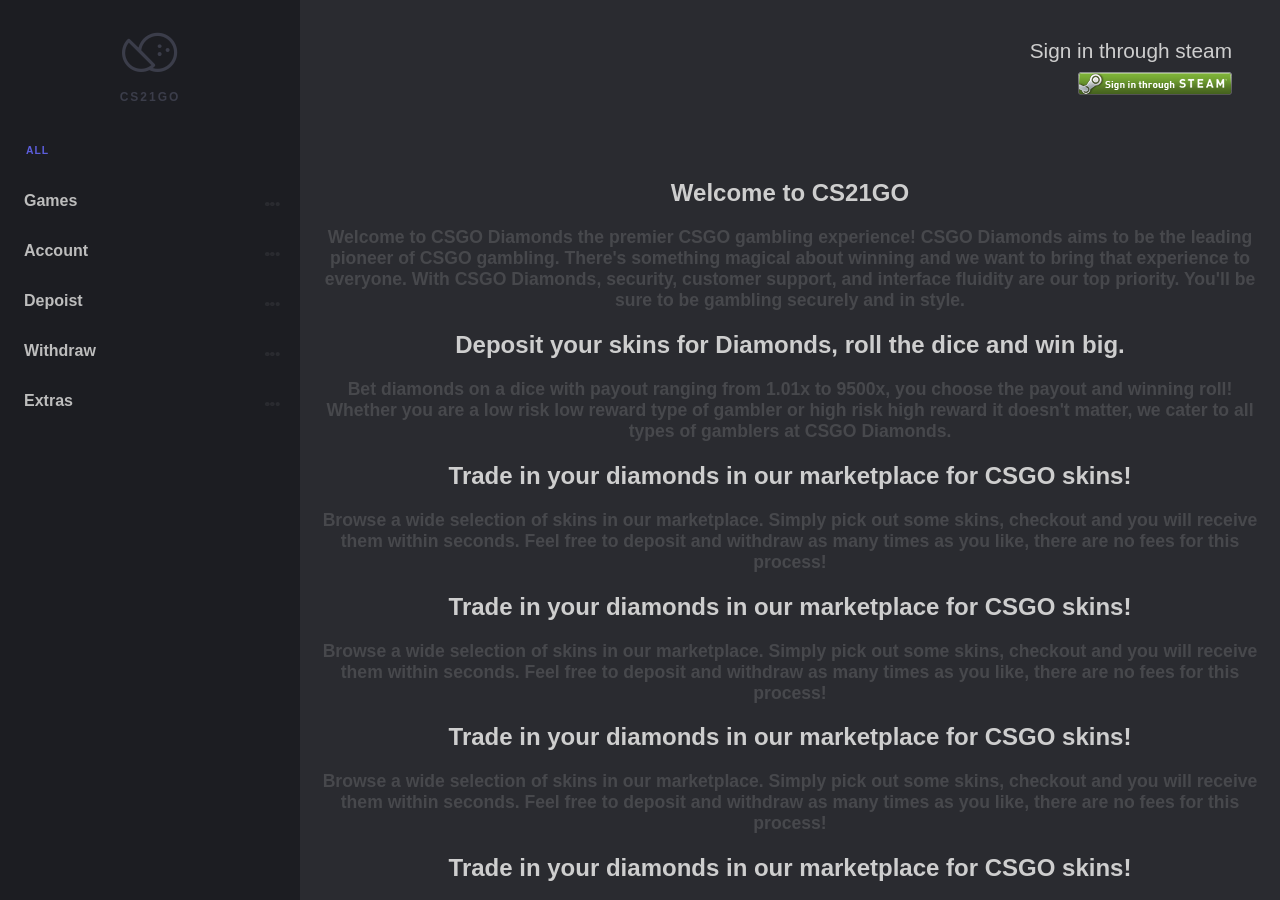
<file: index.html>
<!DOCTYPE html>
<html lang="en" class="no-js">

<head>
	<meta charset="UTF-8" />
	<meta http-equiv="X-UA-Compatible" content="IE=edge,chrome=1">
	<meta name="viewport" content="width=device-width, initial-scale=1.0">
	<title>CS21GO</title>
	<meta name="description" content="CS21GO: An csgo blackjack gamble site!" />
	<meta name="keywords" content="cs21g0, blackjack, csgo, roulette, coins, responsive, mobile-friendly" />
	<meta name="CS21GO" content="Codrops" />
	<link rel="shortcut icon" href="favicon.ico">
	<!-- food icons -->
	<link rel="stylesheet" type="text/css" href="css/organicfoodicons.css" />
	<!-- demo styles -->
	<link rel="stylesheet" type="text/css" href="css/demo.css" />
	<!-- menu styles -->
	<link rel="stylesheet" type="text/css" href="css/component.css" />
	<script src="js/modernizr-custom.js"></script>
</head>

<body>
	<!-- Main container -->
	<div class="container">
		<!-- Blueprint header -->
		<header class="bp-header cf">
			<div class="dummy-logo">
				<div class="dummy-icon foodicon foodicon--coconut"></div>
				<h2 class="dummy-heading">CS21GO</h2>
			</div>
            <div class="bp-header__main">
                <h1 class="bp-header__title">Sign in through steam</h1>
                <nav class="bp-nav">
                   <img src="img/sits_small.png" alt="">
                </nav>
            </div>
		</header>
		<button class="action action--open" aria-label="Open Menu"><span class="icon icon--menu"></span></button>
		<nav id="ml-menu" class="menu">
			<button class="action action--close" aria-label="Close Menu"><span class="icon icon--cross"></span></button>
			<div class="menu__wrap">
				<ul data-menu="main" class="menu__level">
					<li class="menu__item"><a class="menu__link" data-submenu="submenu-1" href="#">Games</a></li>
					<li class="menu__item"><a class="menu__link" data-submenu="submenu-2" href="#">Account</a></li>
					<li class="menu__item"><a class="menu__link" data-submenu="submenu-3" href="#">Depoist</a></li>
                    <li class="menu__item"><a class="menu__link" data-submenu="submenu-4" href="#">Withdraw</a></li>
					<li class="menu__item"><a class="menu__link" data-submenu="submenu-5" href="#">Extras</a></li>
				</ul>
				<!-- Submenu 1 -->
				<ul data-menu="submenu-1" class="menu__level">
					<li class="menu__item"><a class="menu__link" href="#">Blackjack</a></li>
					<li class="menu__item"><a class="menu__link" href="#">Roulette</a></li>
                    <li class="menu__item"><a class="menu__link" href="#">Free coins</a></li>
				</ul>
				<!-- Submenu 2 -->
				<ul data-menu="submenu-2" class="menu__level">
					<li class="menu__item"><a class="menu__link" href="#">Settings</a></li>
					<li class="menu__item"><a class="menu__link" href="#">History</a></li>
					<li class="menu__item"><a class="menu__link"  href="#">Affiliates</a></li>
					<li class="menu__item"><a class="menu__link" href="#">Statistics</a></li>
                    <li class="menu__item"><a class="menu__link" href="#">Sign out</a></li>
				</ul>

				<!-- Submenu 4 -->
				<ul data-menu="submenu-5" class="menu__level">
					<li class="menu__item"><a class="menu__link" href="#">FAQ</a></li>
					<li class="menu__item"><a class="menu__link" href="#">How to play</a></li>
					<li class="menu__item"><a class="menu__link" href="#">Terms of Service</a></li>
					<li class="menu__item"><a class="menu__link" href="#">Support</a></li>
				</ul>
			</div>
		</nav>
		<div class="content">
            <h2 class="testh2l">Welcome to CS21GO</h2>
			<p class="info">Welcome to CSGO Diamonds the premier CSGO gambling experience! CSGO Diamonds aims to be the leading pioneer of CSGO gambling. There's something magical about winning and we want to bring that experience to everyone. With CSGO Diamonds, security, customer support, and interface fluidity are our top priority. You'll be sure to be gambling securely and in style.</p>

            <h2 class="testh2">Deposit your skins for Diamonds, roll the dice and win big.</h2>
            <p class="test">Bet diamonds on a dice with payout ranging from 1.01x to 9500x, you choose the payout and winning roll! Whether you are a low risk low reward type of gambler or high risk high reward it doesn't matter, we cater to all types of gamblers at CSGO Diamonds.</p>

            <h2 class="testh2">Trade in your diamonds in our marketplace for CSGO skins!</h2>
            <p class="test">Browse a wide selection of skins in our marketplace. Simply pick out some skins, checkout and you will receive them within seconds. Feel free to deposit and withdraw as many times as you like, there are no fees for this process!</p>

            <h2 class="testh2">Trade in your diamonds in our marketplace for CSGO skins!</h2>
            <p class="test">Browse a wide selection of skins in our marketplace. Simply pick out some skins, checkout and you will receive them within seconds. Feel free to deposit and withdraw as many times as you like, there are no fees for this process!</p>

            <h2 class="testh2">Trade in your diamonds in our marketplace for CSGO skins!</h2>
            <p class="test">Browse a wide selection of skins in our marketplace. Simply pick out some skins, checkout and you will receive them within seconds. Feel free to deposit and withdraw as many times as you like, there are no fees for this process!</p>

            <h2 class="testh2">Trade in your diamonds in our marketplace for CSGO skins!</h2>
            <p class="test">Browse a wide selection of skins in our marketplace. Simply pick out some skins, checkout and you will receive them within seconds. Feel free to deposit and withdraw as many times as you like, there are no fees for this process!</p>

            <h2 class="testh2">Trade in your diamonds in our marketplace for CSGO skins!</h2>
            <p class="test">Browse a wide selection of skins in our marketplace. Simply pick out some skins, checkout and you will receive them within seconds. Feel free to deposit and withdraw as many times as you like, there are no fees for this process!</p>
			<!-- Ajax loaded content here -->
		</div>
	</div>
	<!-- /view -->
	<script src="js/classie.js"></script>
	<script src="js/dummydata.js"></script>
	<script src="js/main.js"></script>
	<script>
	(function() {
		var menuEl = document.getElementById('ml-menu'),
			mlmenu = new MLMenu(menuEl, {
				// breadcrumbsCtrl : true, // show breadcrumbs
				// initialBreadcrumb : 'all', // initial breadcrumb text
				backCtrl : false, // show back button
				// itemsDelayInterval : 60, // delay between each menu item sliding animation
				onItemClick: loadDummyData // callback: item that doesn´t have a submenu gets clicked - onItemClick([event], [inner HTML of the clicked item])
			});

		// mobile menu toggle
		var openMenuCtrl = document.querySelector('.action--open'),
			closeMenuCtrl = document.querySelector('.action--close');

		openMenuCtrl.addEventListener('click', openMenu);
		closeMenuCtrl.addEventListener('click', closeMenu);

		function openMenu() {
			classie.add(menuEl, 'menu--open');
		}

		function closeMenu() {
			classie.remove(menuEl, 'menu--open');
		}

		// simulate grid content loading
		var gridWrapper = document.querySelector('.content');

		function loadDummyData(ev, itemName) {
			ev.preventDefault();

			closeMenu();
			gridWrapper.innerHTML = '';
			classie.add(gridWrapper, 'content--loading');
			setTimeout(function() {
				classie.remove(gridWrapper, 'content--loading');
				gridWrapper.innerHTML = '<ul class="products">' + dummyData[itemName] + '<ul>';
			}, 700);
		}
	})();
	</script>
</body>

</html>
</file>
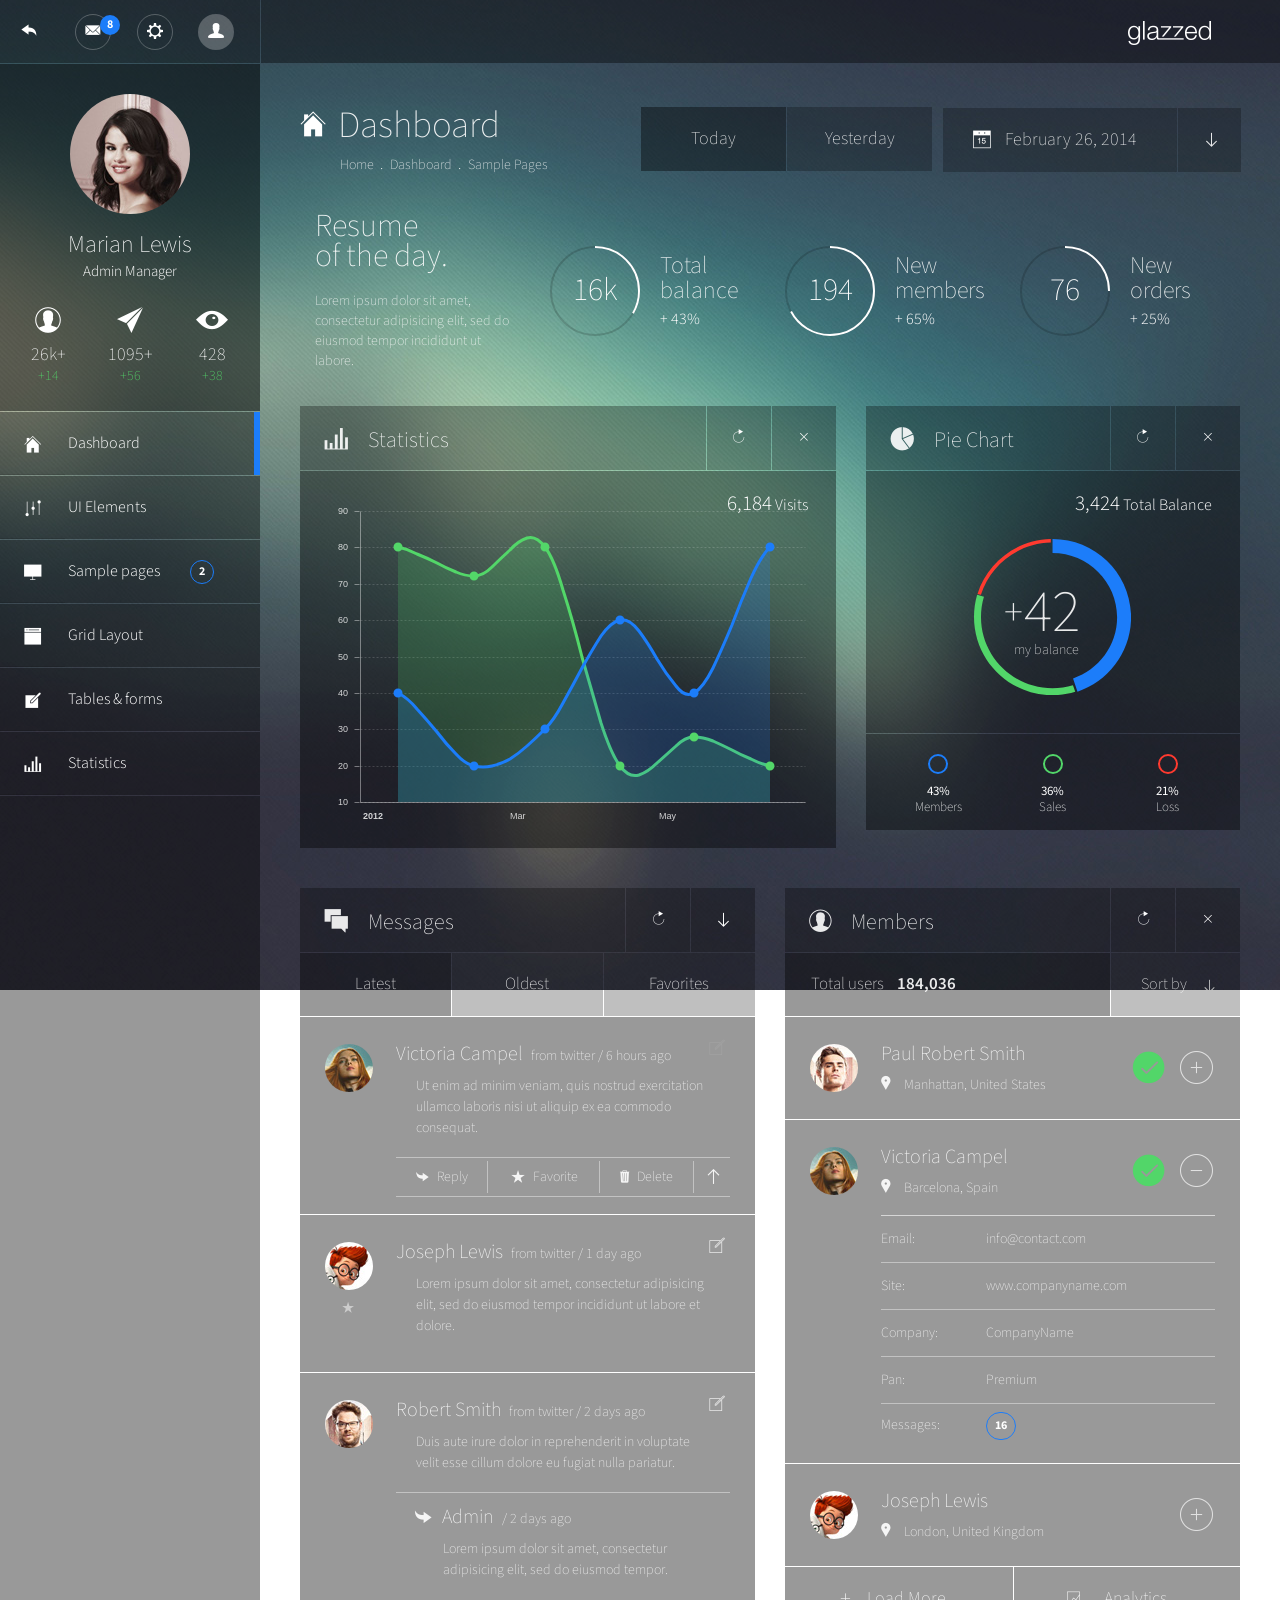
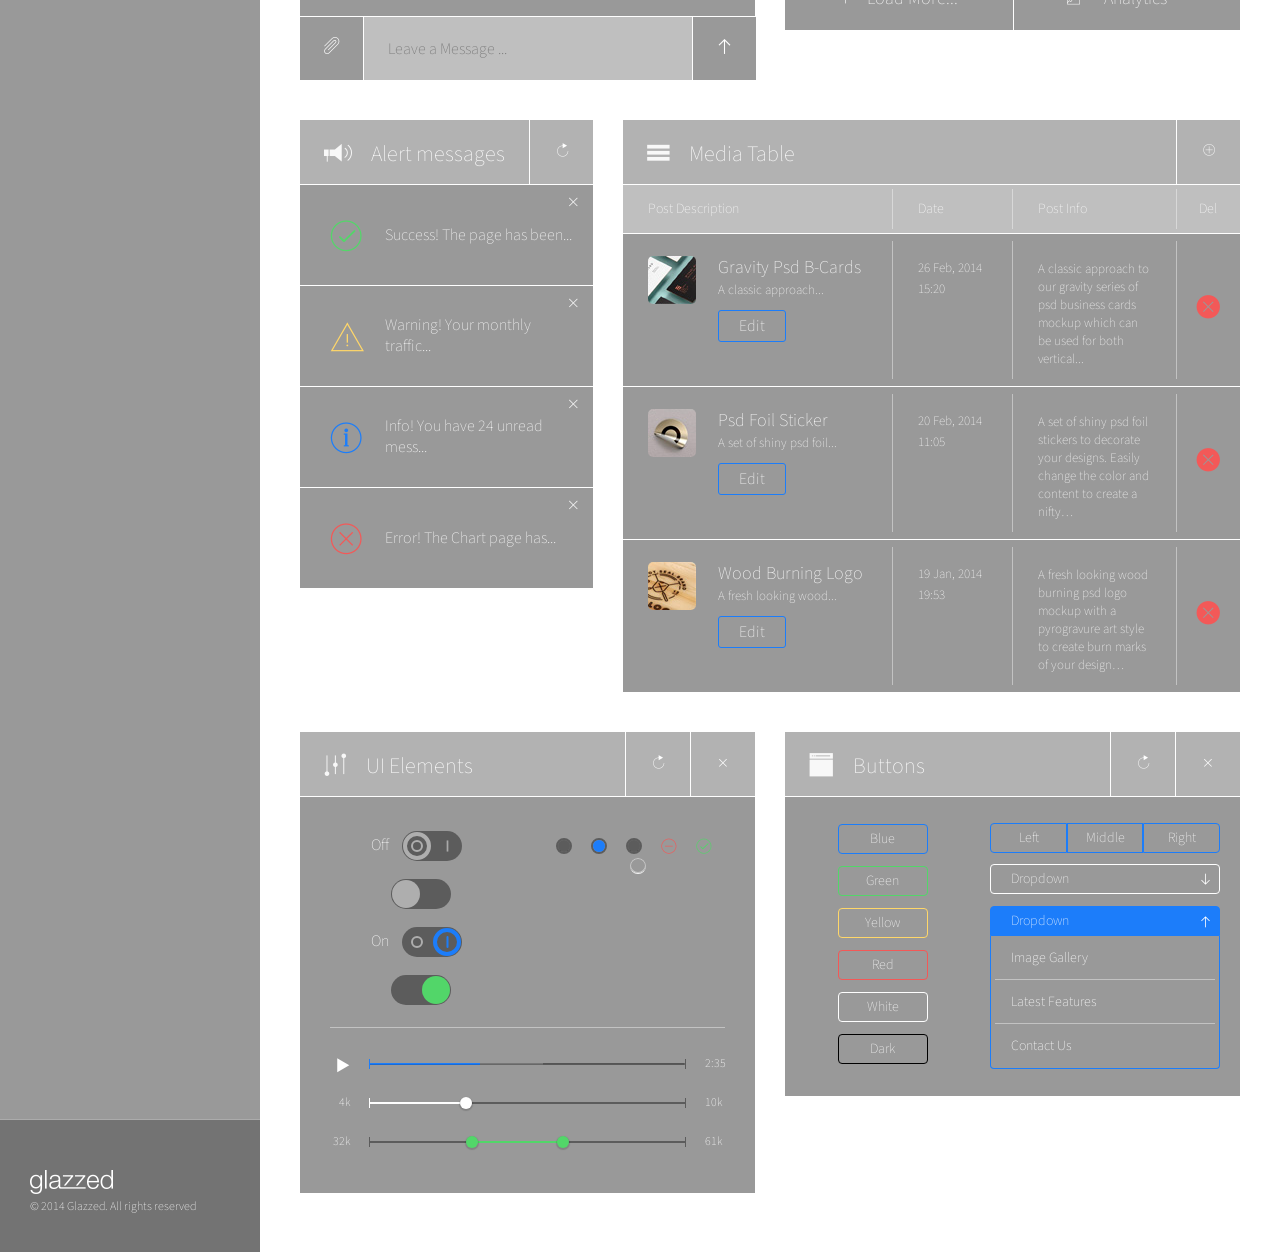
<file: Nieuwe layout/index.html>
<!DOCTYPE html>
<html lang="en">
<head>
	<meta charset="UTF-8">
	<meta name="viewport" content="width=device-width, initial-scale=1.0">
	<title>Glazzed Admin Theme</title>
	
	<link rel="icon" sizes="192x192" href="img/touch-icon.png" /> 
	<link rel="apple-touch-icon" href="img/touch-icon-iphone.png" /> 
	<link rel="apple-touch-icon" sizes="76x76" href="img/touch-icon-ipad.png" /> 
	<link rel="apple-touch-icon" sizes="120x120" href="img/touch-icon-iphone-retina.png" />
	<link rel="apple-touch-icon" sizes="152x152" href="img/touch-icon-ipad-retina.png" />
	
	<link rel="shortcut icon" type="image/x-icon" href="img/favicon.ico" />

	<link rel="stylesheet" type="text/css" href="css/bootstrap.min.css">
	<link rel="stylesheet" type="text/css" href="css/main.min.css">
</head>
<body>
	<div id="loading">
		<div class="loader loader-light loader-large"></div>
	</div>
	<header class="top-bar">
		
		<ul class="profile"> 
			<li>
				<a href="#" class="btn-circle no-circle">
					<i class="pe-7f-back"></i>
				</a>
			</li>
			<li>
				<a href="#" onclick="return false;" class="btn-circle btn-sm">
					<i class="pe-7f-mail"></i>
					<span class="badge badge--blue">8</span>
				</a>
			</li>
			<li>
				<a href="#" onclick="return false;" class="btn-circle btn-sm">
					<i class="pe-7g-sets"></i>
				</a>
			</li>
			<li>
				<a href="#" onclick="return false;" class="btn-circle btn-sm active">
					<i class="pe-7g-user"></i>
				</a>
			</li>
			<li class="mobile-nav">
				<a href="#" onclick="return false;" class="btn-circle btn-sm">
					<i class="pe-7f-menu"></i>
				</a>
			</li>
		</ul>
		
		<div class="main-brand">
			<div class="main-brand__container">
				<div class="main-logo"><img src="img/logo.png"></div>
			</div>
		</div>
		
	</header> <!-- /top-bar -->


	<div class="wrapper">

		<aside class="sidebar">
			
			<div class="user-info">
					<figure class="rounded-image profile__img">
						<img class="media-object" src="img/profile.jpg" alt="user">
					</figure>
					<h2 class="user-info__name">Marian Lewis</h2>
					<h3 class="user-info__role">Admin Manager</h3>
					<ul class="user-info__numbers">
						<li>
							<i class="pe-7f-user"></i>
							<p>26k+</p>
							<p>+14</p>
						</li>
						<li>
							<i class="pe-7f-paper-plane"></i>
							<p>1095+</p>
							<p>+56</p>
						</li>
						<li>
							<i class="pe-7g-watch"></i>
							<p>428</p>
							<p>+38</p>
						</li>
					</ul>
				</div> <!-- /user-info -->

				<ul class="main-nav">
					<li class="main-nav--active">
						<a class="main-nav__link" href="#">
							<span class="main-nav__icon"><i class="pe-7f-home"></i></span>
							Dashboard
						</a>
					</li>
					<li>
						<a class="main-nav__link" href="ui.html">
							<span class="main-nav__icon"><i class="pe-7f-edit"></i></span>
							UI Elements
						</a>
					</li>
					<li class="main-nav--collapsible">
						<a class="main-nav__link" href="#" onclick="return false;">
							<span class="main-nav__icon"><i class="pe-7f-monitor"></i></span>
							Sample pages <span class="badge badge--line badge--blue">2</span>
						</a>
						<ul class="main-nav__submenu">
							<li><a href="404.html"><span>Error 404</span></a></li>
							<li><a href="login.html"><span>Login</span></a></li>
						</ul>
					</li>
					<li>
						<a class="main-nav__link" href="grid.html">
							<span class="main-nav__icon"><i class="pe-7f-browser"></i></span>
							Grid Layout 
						</a>
					</li>
					<li>
						<a class="main-nav__link" href="tables.html">
							<span class="main-nav__icon"><i class="pe-7f-note"></i></span>
							Tables &amp; forms
						</a>
					</li>
					<li>
						<a class="main-nav__link" href="stats.html">
							<span class="main-nav__icon"><i class="pe-7f-graph3"></i></span>
							Statistics
						</a>
					</li>
				</ul> <!-- /main-nav -->
			
		</aside> <!-- /sidebar -->
		
		<section class="content">
			<header class="main-header">
				<div class="main-header__nav">
					<h1 class="main-header__title">
						<i class="pe-7f-home"></i>
						<span>Dashboard</span>
					</h1>
					<ul class="main-header__breadcrumb">
						<li><a href="#" onclick="return false;">Home</a></li>
						<li><a href="#" onclick="return false;">Dashboard</a></li>
						<li class="active"><a href="#" onclick="return false;">Sample Pages</a></li>
					</ul>
				</div>
				
				<div class="main-header__date">
					<input type="radio" id="radio_date_1" name="tab-radio" value="today" checked><!--
					--><label class="fixed-width" for="radio_date_1">Today</label><!--
					--><input type="radio" id="radio_date_2" name="tab-radio" value="yesterday"><!--
					--><label class="fixed-width" for="radio_date_2">Yesterday</label><!--
					--><button>
						<i class="pe-7f-date"></i>
						<span>February 26, 2014</span>
					</button>
				</div>
			</header> <!-- /main-header -->

			<div data-tab-radio="tab-radio" class="tab-radio-content row" id="today">
					<div class="main-stats__stat col-md-3 col-sm-3">
						<h3 class="main-stats__title">Resume<br> of the day.</h3>
						<p class="main-stats__resume">Lorem ipsum dolor sit amet, consectetur adipisicing elit, sed do eiusmod tempor incididunt ut labore.</p>
						
					</div> <!-- /col -->
				  
				  <div class="main-stats__stat col-md-3 col-sm-3 col-xs-4">
						<div class="stat-circle">
							<h3>16k</h3>
							<svg xmlns="http://www.w3.org/2000/svg" viewBox="0 0 92 92">
								<circle style="opacity:0.16;fill:none;stroke:#000000;stroke-width:2;stroke-miterlimit:10;" cx="46" cy="46" r="45"/>
								<path style="fill:none;stroke:#FFFFFF;stroke-width:2;stroke-miterlimit:10;" d="M84.839,68.718C88.749,62.049,91,54.289,91,46C91,21.147,70.853,1,46,1"/>
							</svg>
						</div> <!-- /stat-circle -->
						<h4 class="main-stats__subtitle">Total<br> balance<br>
							<span class="main-stats__resume">+ 43%</span>
						</h4>
					</div> <!-- /col -->

					<div class="main-stats__stat col-md-3 col-sm-3 col-xs-4">
						<div class="stat-circle">
							<h3>194</h3>
							<svg xmlns="http://www.w3.org/2000/svg" viewBox="0 0 92 92">
							<circle style="opacity:0.16;fill:none;stroke:#000000;stroke-width:2;stroke-miterlimit:10;" cx="46" cy="46" r="45"/>
							<path style="fill:none;stroke:#FFFFFF;stroke-width:2;stroke-miterlimit:10;" d="M6.185,66.968C13.725,81.256,28.721,91,46,91c24.853,0,45-20.147,45-45C91,21.147,70.853,1,46,1"/>
							</svg>
						</div> <!-- /stat-circle -->
						<h4 class="main-stats__subtitle">New<br> members<br>
							<span class="main-stats__resume">+ 65%</span>
						</h4>

					</div> <!-- /col -->

					<div class="main-stats__stat col-md-3 col-sm-3 col-xs-4">
						<div class="stat-circle">
							<h3>76</h3>
							<svg xmlns="http://www.w3.org/2000/svg" viewBox="0 0 92 92">
								<circle style="opacity:0.16;fill:none;stroke:#000000;stroke-width:2;stroke-miterlimit:10;" cx="46" cy="46" r="45"/>
								<path style="fill:none;stroke:#FFFFFF;stroke-width:2;stroke-miterlimit:10;" d="M91,46C91,21.147,70.853,1,46,1"/>
							</svg>
						</div> <!-- /stat-circle -->
						<h4 class="main-stats__subtitle">New<br> orders<br>
							<span class="main-stats__resume">+ 25%</span>
						</h4>
					</div> <!-- /col -->

				</div> <!-- row -->

				<div data-tab-radio="tab-radio" class="tab-radio-content row" id="yesterday">
					<div class="main-stats__stat col-md-3 col-sm-3">
						<h3 class="main-stats__title">Resume<br> of yesterday.</h3>
						<p class="main-stats__resume">Lorem ipsum dolor sit amet, consectetur adipisicing elit. Mollitia illo earum est quisquam, atque non!</p>
						
					</div> <!-- /col -->
				  
				  <div class="main-stats__stat col-md-3 col-sm-3 col-xs-4">
						<div class="stat-circle">
							<h3>19k</h3>
							<svg xmlns="http://www.w3.org/2000/svg" viewBox="0 0 92 92">
								<circle style="opacity:0.16;fill:none;stroke:#000000;stroke-width:2;stroke-miterlimit:10;" cx="46" cy="46" r="45"/>
								<path style="fill:none;stroke:#FFFFFF;stroke-width:2;stroke-miterlimit:10;" d="M84.839,68.718C88.749,62.049,91,54.289,91,46C91,21.147,70.853,1,46,1"/>
							</svg>
						</div> <!-- /stat-circle -->
						<h4 class="main-stats__subtitle">Total<br> balance<br>
							<span class="main-stats__resume">+ 49%</span>
						</h4>
					</div> <!-- /col -->

					<div class="main-stats__stat col-md-3 col-sm-3 col-xs-4">
						<div class="stat-circle">
							<h3>184</h3>
							<svg xmlns="http://www.w3.org/2000/svg" viewBox="0 0 92 92">
							<circle style="opacity:0.16;fill:none;stroke:#000000;stroke-width:2;stroke-miterlimit:10;" cx="46" cy="46" r="45"/>
							<path style="fill:none;stroke:#FFFFFF;stroke-width:2;stroke-miterlimit:10;" d="M6.185,66.968C13.725,81.256,28.721,91,46,91c24.853,0,45-20.147,45-45C91,21.147,70.853,1,46,1"/>
							</svg>
						</div> <!-- /stat-circle -->
						<h4 class="main-stats__subtitle">New<br> members<br>
							<span class="main-stats__resume">+ 61%</span>
						</h4>

					</div> <!-- /col -->

					<div class="main-stats__stat col-md-3 col-sm-3 col-xs-4">
						<div class="stat-circle">
							<h3>52</h3>
							<svg xmlns="http://www.w3.org/2000/svg" viewBox="0 0 92 92">
								<circle style="opacity:0.16;fill:none;stroke:#000000;stroke-width:2;stroke-miterlimit:10;" cx="46" cy="46" r="45"/>
								<path style="fill:none;stroke:#FFFFFF;stroke-width:2;stroke-miterlimit:10;" d="M91,46C91,21.147,70.853,1,46,1"/>
							</svg>
						</div> <!-- /stat-circle -->
						<h4 class="main-stats__subtitle">New<br> orders<br>
							<span class="main-stats__resume">+ 15%</span>
						</h4>
					</div> <!-- /col -->

				</div> <!-- row -->


				<div class="row">
					
					<div class="col-md-7">
						<article class="widget">
							<header class="widget__header">
								<div class="widget__title">
									<i class="pe-7f-graph3"></i><h3>Statistics</h3>
								</div>
								<div class="widget__config">
									<a href="#"><i class="pe-7f-refresh"></i></a>
									<a href="#"><i class="pe-7s-close"></i></a>
								</div>
							</header>

							<div class="widget__content filled">
								<p class="graph-number"><span>6,184</span> Visits</p>
								<div id="chartdiv" style="width: 100%; height: 362px;"></div>

							</div>
						</article><!-- /widget -->
					</div>

					<div class="col-md-5">
						<article class="widget">
							<header class="widget__header">
								<div class="widget__title">
									<i class="pe-7f-graph"></i><h3>Pie Chart</h3>
								</div>
								<div class="widget__config">
									<a href="#"><i class="pe-7f-refresh"></i></a>
									<a href="#"><i class="pe-7s-close"></i></a>
								</div>
							</header>

							<div class="widget__content filled">
								<p class="graph-number"><span>3,424</span> Total Balance</p>
								<div class="pie-container">
									<div class="pie-number">
										<h3>42</h3>
										<p>my balance</p>	
									</div>
									<svg xmlns="http://www.w3.org/2000/svg" viewBox="0 0 180 179">
										<path fill="#ff3a2f" d="M88,0C48.6,0.9,15.4,27,4,62.9L7.9,64C18.8,29.8,50.4,4.9,88,4V0z"/>
										<path fill="#52d669" d="M113.4,167.6C106,169.8,98,171,89.9,171C44.7,171,8,134.4,8,89.4c0-8,1.2-15.8,3.4-23.1L3.6,64
											C1.3,72,0,80.5,0,89.4C0,138.9,40.2,179,89.9,179c9.1,0,17.8-1.4,26.1-3.9L113.4,167.6z"/>
										<path fill="#1c7dfa" d="M90,0v16c40.8,0,74,33.1,74,73.8c0,32.5-21.2,60.2-50.5,70l5.1,15.2c35.7-11.9,61.4-45.6,61.4-85.2
											C180,40.2,139.7,0,90,0z"/>
									</svg>
								</div>

							</div>

							<div class="widget__content filled">
								<div class="row">
									<div class="col-md-4 col-sm-4 col-xs-4 mini-stats">
										<div class="pie-small blue"></div>
										<p>
											<span>43%</span><br>
											Members
										</p>
									</div>
									<div class="col-md-4 col-sm-4 col-xs-4 mini-stats">
										<div class="pie-small green"></div>
										<p>
											<span>36%</span><br>
											Sales
										</p>
									</div>
									<div class="col-md-4 col-sm-4 col-xs-4 mini-stats">
										<div class="pie-small red"></div>
										<p>
											<span>21%</span><br>
											Loss
										</p>
									</div>
								</div>
							</div>

						</article><!-- /widget -->
					</div>


				</div> <!-- /row -->


				<div class="row">
					
					<div class="col-md-6">
						<article class="widget">
							<header class="widget__header">
								<div class="widget__title">
									<i class="pe-7f-chat"></i><h3>Messages</h3>
								</div>
								<div class="widget__config">
									<a href="#"><i class="pe-7f-refresh"></i></a>
									<a href="#" style="line-height: 68px;"><i class="pe-7g-arrow2-down"></i></a>
								</div>
							</header>
							
							<div class="widget__content">
								<div class="tabs">
									<input type="radio" id="tab1" name="msgs_tabs" checked>
									<label for="tab1" class="tabs__tab">Latest</label>
									<input type="radio" id="tab2" name="msgs_tabs">
									<label for="tab2" class="tabs__tab">Oldest</label>
									<input type="radio" id="tab3" name="msgs_tabs">
									<label for="tab3" class="tabs__tab">Favorites</label>
									<div class="clearfix"></div>
									
									<div class="tabs__content">
										
										<div class="tabs__content--1">
											
											<div class="media message">
												<figure class="pull-left rounded-image message__img">
													<img class="media-object" src="img/user1.jpg" alt="user">
												</figure>
												<div class="media-body">
													<h4 class="media-heading message__heading">Victoria Campel  <span>from twitter  /  6 hours ago</span></h4>
													<p class="message__msg">Ut enim ad minim veniam, quis nostrud exercitation ullamco laboris nisi ut aliquip ex ea commodo consequat. </p>
													<input type="checkbox" class="msg-o" id="msg-o1" checked>
													<label class="message__controls--opener" for="msg-o1"><i class="pe-7s-note"></i></label>
													<div class="message__controls--cont">
														<ul class="message__controls">
															<li><a href="#" onclick="return false;"><i class="pe-7f-back pe-rotate-180"></i> <span>Reply</span></a></li>
															<li><a href="#" class="set_fav" onclick="return false;"><i class="pe-7f-star"></i> <span>Favorite</span></a></li>
															<li><a href="#" onclick="return false;"><i class="pe-7f-trash"></i> <span>Delete</span></a></li>
															<li><a href="#" class="close_cntrl" onclick="return false;"><i class="pe-7g-arrow2-up"></i></a></li>
														</ul>
													</div> 
												</div>
											</div> <!-- /message -->

											<div class="media message fav">
												<figure class="pull-left rounded-image message__img">
													<img class="media-object" src="img/user2.jpg" alt="user">
												</figure>
												<div class="media-body">
													<h4 class="media-heading message__heading">Joseph Lewis <span>from twitter  /  1 day ago</span></h4>
													<p class="message__msg">Lorem ipsum dolor sit amet, consectetur adipisicing elit, sed do eiusmod tempor incididunt ut labore et dolore.</p>
													<input type="checkbox" class="msg-o" id="msg-o2">
													<label class="message__controls--opener" for="msg-o2"><i class="pe-7s-note"></i></label>
													<div class="message__controls--cont">
														<ul class="message__controls">
															<li><a href="#" onclick="return false;"><i class="pe-7f-back pe-rotate-180"></i> <span>Reply</span></a></li>
															<li><a href="#" class="set_fav" onclick="return false;"><i class="pe-7f-star"></i> <span>Favorite</span></a></li>
															<li><a href="#" onclick="return false;"><i class="pe-7f-trash"></i> <span>Delete</span></a></li>
															<li><a href="#" class="close_cntrl" onclick="return false;"><i class="pe-7g-arrow2-up"></i></a></li>
														</ul>
													</div>
												</div>
											</div> <!-- /message -->

											<div class="media message">
												<figure class="pull-left rounded-image message__img">
													<img class="media-object" src="img/user3.jpg" alt="user">
												</figure>
												<div class="media-body">
													<h4 class="media-heading message__heading">Robert Smith  <span>from twitter  /  2 days ago</span></h4>
													<p class="message__msg">Duis aute irure dolor in reprehenderit in voluptate velit esse cillum dolore eu fugiat nulla pariatur.</p>
													<hr>
													<div class="message__reply">
														<h4 class="media-heading message__heading">
															<i class="pe-7f-back pe-rotate-180"></i> Admin  <span>/  2 days ago</span></h4>
														<p class="message__msg">Lorem ipsum dolor sit amet, consectetur adipisicing elit, sed do eiusmod tempor.</p>
													</div>
													<input type="checkbox" class="msg-o" id="msg-o3">
													<label class="message__controls--opener" for="msg-o3"><i class="pe-7s-note"></i></label>
													<div class="message__controls--cont">
														<ul class="message__controls">
															<li><a href="#" onclick="return false;"><i class="pe-7f-back pe-rotate-180"></i> <span>Reply</span></a></li>
															<li><a href="#" class="set_fav" onclick="return false;"><i class="pe-7f-star"></i> <span>Favorite</span></a></li>
															<li><a href="#" onclick="return false;"><i class="pe-7f-trash"></i> <span>Delete</span></a></li>
															<li><a href="#" class="close_cntrl" onclick="return false;"><i class="pe-7g-arrow2-up"></i></a></li>
														</ul>
													</div>
												</div>
											</div> <!-- /message -->
											<div class="message__write">
												<form action="">
													<input type="file" id="add_attachment">
													<label for="add_attachment"><i class="pe-7f-paperclip  pe-rotate-90"></i></label><input type="text" placeholder="Leave a Message ..."><input type="submit" id="send_msg"><label for="send_msg"><i class="pe-7g-arrow2-up"></i></label></form>
											</div>
										</div> <!-- /tabscontent1 -->


										
										<div class="tabs__content--2">
											
											<div class="media message">
												<figure class="pull-left rounded-image message__img">
													<img class="media-object" src="img/user1.jpg" alt="user">
												</figure>
												<div class="media-body">
													<h4 class="media-heading message__heading">Victoria Campel  <span>from twitter  /  6 hours ago</span></h4>
													<p class="message__msg">Ut enim ad minim veniam, quis nostrud exercitation ullamco laboris nisi ut aliquip ex ea commodo consequat. Duis aute irure dolor in reprehenderit in voluptate velit esse.</p>
													<input type="checkbox" class="msg-o" id="msg-o4" checked>
													<label class="message__controls--opener" for="msg-o4"><i class="pe-7s-note"></i></label>
													<div class="message__controls--cont">
														<ul class="message__controls">
															<li><a href="#" onclick="return false;"><i class="pe-7f-back pe-rotate-180"></i> <span>Reply</span></a></li>
															<li><a href="#" class="set_fav" onclick="return false;"><i class="pe-7f-star"></i> <span>Favorite</span></a></li>
															<li><a href="#" onclick="return false;"><i class="pe-7f-trash"></i> <span>Delete</span></a></li>
															<li><a href="#" class="close_cntrl" onclick="return false;"><i class="pe-7g-arrow2-up"></i></a></li>
														</ul>
													</div> 
												</div>
											</div> <!-- /message -->

											<div class="media message fav">
												<figure class="pull-left rounded-image message__img">
													<img class="media-object" src="img/user2.jpg" alt="user">
												</figure>
												<div class="media-body">
													<h4 class="media-heading message__heading">Joseph Lewis <span>from twitter  /  1 day ago</span></h4>
													<p class="message__msg">Lorem ipsum dolor sit amet, consectetur adipisicing elit, sed do eiusmod tempor incididunt ut labore et dolore magna aliqua.</p>
													<input type="checkbox" class="msg-o" id="msg-o5">
													<label class="message__controls--opener" for="msg-o5"><i class="pe-7s-note"></i></label>
													<div class="message__controls--cont">
														<ul class="message__controls">
															<li><a href="#" onclick="return false;"><i class="pe-7f-back pe-rotate-180"></i> <span>Reply</span></a></li>
															<li><a href="#" class="set_fav" onclick="return false;"><i class="pe-7f-star"></i> <span>Favorite</span></a></li>
															<li><a href="#" onclick="return false;"><i class="pe-7f-trash"></i> <span>Delete</span></a></li>
															<li><a href="#" class="close_cntrl" onclick="return false;"><i class="pe-7g-arrow2-up"></i></a></li>
														</ul>
													</div>
												</div>
											</div> <!-- /message -->

											<div class="message__write">
												<form action="">
													<input type="file" id="add_attachment">
													<label for="add_attachment"><i class="pe-7f-paperclip  pe-rotate-90"></i></label><input type="text" placeholder="Leave a Message ..."><input type="submit" id="send_msg"><label for="send_msg"><i class="pe-7f-up-arrow"></i></label></form>
											</div>
										</div> <!-- /tabscontent2 -->


										<div class="tabs__content--3">

											<div class="media message fav">
												<figure class="pull-left rounded-image message__img">
													<img class="media-object" src="img/user2.jpg" alt="user">
												</figure>
												<div class="media-body">
													<h4 class="media-heading message__heading">Joseph Lewis <span>from twitter  /  1 day ago</span></h4>
													<p class="message__msg">Lorem ipsum dolor sit amet, consectetur adipisicing elit, sed do eiusmod tempor incididunt ut labore et dolore magna aliqua.</p>
													<input type="checkbox" class="msg-o" id="msg-o6">
													<label class="message__controls--opener" for="msg-o6"><i class="pe-7s-note"></i></label>
													<div class="message__controls--cont">
														<ul class="message__controls">
															<li><a href="#" onclick="return false;"><i class="pe-7f-back pe-rotate-180"></i> <span>Reply</span></a></li>
															<li><a href="#" class="set_fav" onclick="return false;"><i class="pe-7f-star"></i> <span>Favorite</span></a></li>
															<li><a href="#" onclick="return false;"><i class="pe-7f-trash"></i> <span>Delete</span></a></li>
															<li><a href="#" class="close_cntrl" onclick="return false;"><i class="pe-7g-arrow2-up"></i></a></li>
														</ul>
													</div>
												</div>
											</div> <!-- /message -->

											<div class="media message">
												<figure class="pull-left rounded-image message__img">
													<img class="media-object" src="img/user3.jpg" alt="user">
												</figure>
												<div class="media-body">
													<h4 class="media-heading message__heading">Robert Smith  <span>from twitter  /  2 days ago</span></h4>
													<p class="message__msg">Duis aute irure dolor in reprehenderit in voluptate velit esse cillum dolore eu fugiat nulla pariatur.</p>
													<hr>
													<div class="message__reply">
														<h4 class="media-heading message__heading">
															<i class="pe-7f-back pe-rotate-180"></i> Admin  <span>/  2 days ago</span></h4>
														<p class="message__msg">Lorem ipsum dolor sit amet, consectetur adipisicing elit, sed do eiusmod tempor.</p>
													</div>
													<input type="checkbox" class="msg-o" id="msg-o7">
													<label class="message__controls--opener" for="msg-o7"><i class="pe-7s-note"></i></label>
													<div class="message__controls--cont">
														<ul class="message__controls">
															<li><a href="#" onclick="return false;"><i class="pe-7f-back pe-rotate-180"></i> <span>Reply</span></a></li>
															<li><a href="#" class="set_fav" onclick="return false;"><i class="pe-7f-star"></i> <span>Favorite</span></a></li>
															<li><a href="#" onclick="return false;"><i class="pe-7f-trash"></i> <span>Delete</span></a></li>
															<li><a href="#" class="close_cntrl" onclick="return false;"><i class="pe-7g-arrow2-up"></i></a></li>
														</ul>
													</div>
												</div>
											</div> <!-- /message -->
											<div class="message__write">
												<form action="">
													<input type="file" id="add_attachment">
													<label for="add_attachment"><i class="pe-7f-paperclip  pe-rotate-90"></i></label><input type="text" placeholder="Leave a Message ..."><input type="submit" id="send_msg"><label for="send_msg"><i class="pe-7f-up-arrow"></i></label></form>
											</div>
										</div> <!-- /tabscontent3 -->
									</div> 
								
								</div> <!-- /tabs -->
								

								
							</div> <!-- /widget__content -->

						</article><!-- /widget -->
					</div>

					<div class="col-md-6">
						<article class="widget">
							<header class="widget__header">
								<div class="widget__title">
									<i class="pe-7f-user"></i><h3>Members</h3>
								</div>
								<div class="widget__config">
									<a href="#"><i class="pe-7f-refresh"></i></a>
									<a href="#"><i class="pe-7s-close"></i></a>
								</div>
							</header>

							<div class="widget__content">
								<div class="members__controls">
									<div class="members__controls--total">
										Total users <span>184,036</span>
									</div>
									<div class="members__controls--order custom-dropdown">
										<select class="dropdown-select">
											<option value="1">Sort by <i style="
										content:url(img/arrow.svg); 
										width: 15px; height: 15px; 
										display: inline-block;
										vertical-align: middle;
										margin-left: 6px;
										margin-top: -3px;
									"></i></option>
											<option value="2">Name</option>
											<option value="3">Location</option>
											<option value="4">Added</option>
										</select>
									</div>
								</div>

								<div class="clearfix"></div>
								
								<div class="members__container">
									
									<div class="media message checked">
										<figure class="pull-left rounded-image message__img">
											<img class="media-object" src="img/user4.jpg" alt="user">
										</figure>
										<div class="media-body">
											<h4 class="media-heading message__heading">Paul Robert Smith</h4>
											<p class="message__location">
												<i class="pe-7f-map-marker"></i>  Manhattan, United States
											</p>

											<a class="c-btn--check"></a>
											<input type="checkbox" class="btn-more-check" id="more1">
											<label class="c-btn--more" for="more1"></label>

											<div class="message__details">
												<table>
													<tr>
														<td>Email:</td>
														<td>info@contact.com</td>
													</tr>
													<tr>
														<td>Site:</td>
														<td>www.companyname.com</td>
													</tr>
													<tr>
														<td>Company:</td>
														<td>CompanyName</td>
													</tr>
													<tr>
														<td>Plan:</td>
														<td>Premium</td>
													</tr>
													<tr>
														<td>Messages:</td>
														<td><span class="badge badge--line badge--blue">16</span></td>
													</tr>
												</table>
											</div>

										</div>
									</div>

									<div class="media message checked">
										<figure class="pull-left rounded-image message__img">
											<img class="media-object" src="img/user1.jpg" alt="user">
										</figure>
										<div class="media-body">
											<h4 class="media-heading message__heading">Victoria Campel</h4>
											<p class="message__location">
												<i class="pe-7f-map-marker"></i>  Barcelona, Spain
											</p>

											<a class="c-btn--check"></a>
											<input type="checkbox" class="btn-more-check" id="more2" checked>
											<label class="c-btn--more" for="more2"></label>

											<div class="message__details">
												<table>
													<tr>
														<td>Email:</td>
														<td>info@contact.com</td>
													</tr>
													<tr>
														<td>Site:</td>
														<td>www.companyname.com</td>
													</tr>
													<tr>
														<td>Company:</td>
														<td>CompanyName</td>
													</tr>
													<tr>
														<td>Pan:</td>
														<td>Premium</td>
													</tr>
													<tr>
														<td>Messages:</td>
														<td><span class="badge badge--line badge--blue">16</span></td>
													</tr>
												</table>
											</div>

										</div>
									</div>

									<div class="media message">
										<figure class="pull-left rounded-image message__img">
											<img class="media-object" src="img/user2.jpg" alt="user">
										</figure>
										<div class="media-body">
											<h4 class="media-heading message__heading">Joseph Lewis</h4>
											<p class="message__location">
												<i class="pe-7f-map-marker"></i>  London, United Kingdom
											</p>

											<a class="c-btn--check"></a>
											<input type="checkbox" class="btn-more-check" id="more3">
											<label class="c-btn--more" for="more3"></label>

											<div class="message__details">
												<table>
													<tr>
														<td>Email:</td>
														<td>info@contact.com</td>
													</tr>
													<tr>
														<td>Site:</td>
														<td>www.companyname.com</td>
													</tr>
													<tr>
														<td>Company:</td>
														<td>CompanyName</td>
													</tr>
													<tr>
														<td>Pan:</td>
														<td>Premium</td>
													</tr>
													<tr>
														<td>Messages:</td>
														<td><span class="badge badge--line badge--blue">16</span></td>
													</tr>
												</table>
											</div>

										</div>
									</div>

								</div> <!-- /members__container -->
								
								<div class="clearfix"></div>

								<div class="members__footer"><button class="members__load-more"><span>+</span> Load More...</button><button class="members__search">
										<i class="pe-7s-graph2"></i> Analytics
									</button>
								</div>

							</div>
						</article><!-- /widget -->
					</div>


				</div> <!-- /row -->


				<div class="row">
					
					<div class="col-md-4">
						<article class="widget">
							<header class="widget__header one-btn">
								<div class="widget__title">
									<i class="pe-7f-speaker"></i><h3>Alert messages</h3>
								</div>
								<div class="widget__config">
									<a href="#"><i class="pe-7f-refresh"></i></a>
								</div>
							</header>
							
							<div class="widget__content">
								
								<div class="alert alert-fixed alert-success alert-dismissible" role="alert">
								  <button type="button" class="close" data-dismiss="alert"><span aria-hidden="true"><i class="pe-7s-close"></i></span><span class="sr-only">Close</span></button>
								  <div class="alert__icon pull-left">
								  	<i class="pe-7s-check"></i>
								  </div>
								  <p class="alert__text"> Success! The page has been...</p>
								</div>
								
								<div class="alert alert-fixed alert-warning alert-dismissible" role="alert">
								  <button type="button" class="close" data-dismiss="alert"><span aria-hidden="true"><i class="pe-7s-close"></i></span><span class="sr-only">Close</span></button>
								  <div class="alert__icon pull-left">
								  	<i class="pe-7s-attention"></i>
								  </div>
								  <p class="alert__text"> Warning! Your monthly<br> traffic...</p>
								</div>
								
								<div class="alert alert-fixed alert-info alert-dismissible" role="alert">
								  <button type="button" class="close" data-dismiss="alert"><span aria-hidden="true"><i class="pe-7s-close"></i></span><span class="sr-only">Close</span></button>
								  <div class="alert__icon pull-left">
								  	<i class="pe-7s-info"></i>
								  </div>
								  <p class="alert__text"> Info! You have 24 unread <br>mess...</p>
								</div>
								
								<div class="alert alert-fixed alert-danger alert-dismissible" role="alert">
								  <button type="button" class="close" data-dismiss="alert"><span aria-hidden="true"><i class="pe-7s-close"></i></span><span class="sr-only">Close</span></button>
								  <div class="alert__icon pull-left">
								  	<i class="pe-7s-close-circle"></i>
								  </div>
								  <p class="alert__text"> Error! The Chart page has...</p>
								</div>
								
							</div> <!-- /widget__content -->

						</article><!-- /widget -->
					</div>

					<div class="col-md-8">
						<article class="widget">
							<header class="widget__header one-btn">
								<div class="widget__title">
									<i class="pe-7f-menu"></i><h3>Media Table</h3>
								</div>
								<div class="widget__config">
									<a href="#"><i class="pe-7s-plus"></i></a>
								</div>
							</header>
							
							<div class="widget__content table-responsive">
								
								<table class="table table-striped media-table">
							  	<thead>
							  		<tr>
							  			<th width="270">Post Description</th>
							  			<th width="120">Date</th>
							  			<th>Post Info</th>
							  			<th>Del</th>
							  		</tr>
							  	</thead>
							  	<tbody>

							  	
							  		<tr class="spacer"></tr>
							  		<tr>
							  			<td>
							  				<div class="media">
													<figure class="pull-left post__img">
														<img class="media-object" src="img/post1.jpg" alt="user">
													</figure>
													<div class="media-body post_desc">
														<h3>Gravity Psd B-Cards</h3>
														<p>A classic approach...</p>
														<button class="btn blue btn-sm">Edit</button>
													</div>
												</div>
							  			</td>
							  			<td>
							  				<p class="post__date">26 Feb, 2014 <br>15:20</p>
							  			</td>
							  			<td class="not-padding">
							  				<p class="post__info">A classic approach to our gravity series of psd business cards mockup which can be used for both vertical...</p>
							  			</td>
							  			<td>
							  				<a href="#" onclick="return false;" class="post__del"><i class="pe-7f-close"></i></a>
							  			</td>
							  		</tr>

							  		<tr class="spacer"></tr>
							  		<tr>
							  			<td>
							  				<div class="media">
													<figure class="pull-left post__img">
														<img class="media-object" src="img/post2.jpg" alt="user">
													</figure>
													<div class="media-body post_desc">
														<h3>Psd Foil Sticker</h3>
														<p>A set of shiny psd foil...</p>
														<button class="btn blue btn-sm">Edit</button>
													</div>
												</div>
							  			</td>
							  			<td>
							  				<p class="post__date">20 Feb, 2014 <br>11:05</p>
							  			</td>
							  			<td class="not-padding">
							  				<p class="post__info">A set of shiny psd foil stickers to decorate your designs. Easily change the color and content to create a nifty…</p>
							  			</td>
							  			<td>
							  				<a href="#" onclick="return false;" class="post__del"><i class="pe-7f-close"></i></a>
							  			</td>
							  		</tr>

							  		<tr class="spacer"></tr>
							  		<tr>
							  			<td>
							  				<div class="media">
													<figure class="pull-left post__img">
														<img class="media-object" src="img/post3.jpg" alt="user">
													</figure>
													<div class="media-body post_desc">
														<h3>Wood Burning Logo</h3>
														<p>A fresh looking wood...</p>
														<button class="btn blue btn-sm">Edit</button>
													</div>
												</div>
							  			</td>
							  			<td>
							  				<p class="post__date">19 Jan, 2014 <br>19:53</p>
							  			</td>
							  			<td class="not-padding">
							  				<p class="post__info">A fresh looking wood burning psd logo mockup with a pyrogravure art style to create burn marks of your design…</p>
							  			</td>
							  			<td>
							  				<a href="#" onclick="return false;" class="post__del"><i class="pe-7f-close"></i></a>
							  			</td>
							  		</tr>

							  	</tbody>
								</table>
								

								
							</div> <!-- /widget__content -->

						</article><!-- /widget -->
					</div>

				</div> <!-- /row -->



				<div class="row">
					
					<div class="col-md-6">
						<article class="widget">
							<header class="widget__header">
								<div class="widget__title">
									<i class="pe-7f-edit"></i><h3>UI Elements</h3>
								</div>
								<div class="widget__config">
									<a href="#"><i class="pe-7f-refresh"></i></a>
									<a href="#"><i class="pe-7s-close"></i></a>
								</div>
							</header>
							
							<div class="widget__content filled widget-ui">
								
								<div class="row">
									<div class="col-md-6 text-center">
										<div class="switch-showcase">
											Off
											
											<input type="checkbox" id="s-2" class="sw" />
											<label class="switch2 blue" for="s-2"></label> 

											<input type="checkbox" id="s-1" class="sw" />
											<label class="switch" for="s-1"></label> 
											<br>

											On
											
											<input type="checkbox" id="s-3" class="sw" checked />
											<label class="switch2 blue" for="s-3"></label> 

											<input type="checkbox" id="s-4" class="sw" checked />
											<label class="switch" for="s-4"></label>
										</div>
									</div>
									<div class="col-md-6 text-center">
										<div class="cr-showcase">
											<input type="radio" class="custom-radio" name="c-radio" id="cr1">
											<label for="cr1"></label>
											<input type="radio" class="custom-radio" name="c-radio" id="cr2" checked>
											<label for="cr2"></label>
											<input type="radio" class="custom-radio" name="c-radio" id="cr3">
											<label for="cr3"></label>

											<input type="checkbox" class="custom-checkbox" id="cc1">
											<label for="cc1"></label>
											<input type="checkbox" class="custom-checkbox" id="cc2" checked>
											<label for="cc2"></label>

											<div class="loader loader-small"></div>
										</div>
									</div>
								</div>
								<hr>
								<div class="row">
									<div class="col-md-12">
										<div class="progress blue">
											<span class="num-min"><i class="pe-7f-play"></i></span>
										  <div class="progress-bar progress-bar-loaded" style="width: 35%">
										    <span class="sr-only">35% Complete (success)</span>
										  </div>
										  <div class="progress-bar progress-bar-buffered" style="width: 20%">
										    <span class="sr-only">20% Complete (warning)</span>
										  </div>
										  <span class="num-max">2:35</span>
										</div>

										<!-- <div class="slider"></div> -->
										<div class="slider range-min active">
											<span class="num-min">4k</span>
											<span class="num-max">10k</span>
										</div>
										<div class="slider range green">
											<span class="num-min">32k</span>
											<span class="num-max">61k</span>
										</div>
									</div>
								</div>
								
								
							</div> <!-- /widget__content -->

						</article><!-- /widget -->
					</div>

					<div class="col-md-6">
						<article class="widget">
							<header class="widget__header">
								<div class="widget__title">
									<i class="pe-7f-browser"></i><h3>Buttons</h3>
								</div>
								<div class="widget__config">
									<a href="#"><i class="pe-7f-refresh"></i></a>
									<a href="#"><i class="pe-7s-close"></i></a>
								</div>
							</header>

							<div class="widget__content filled pad20">
								
								<div class="row">
									<div class="col-md-5 text-center btn__showcase">
										<button class="btn blue fixed">Blue</button><br>
										<button class="btn green fixed">Green</button><br>
										<button class="btn yellow fixed">Yellow</button><br>
										<button class="btn red fixed">Red</button><br>
										<button class="btn white fixed">White</button><br>
										<button class="btn dark fixed">Dark</button>
									</div>

									<div class="col-md-7 text-center btn__showcase">
										
										<div class="btn-group block">
										  <a type="button" class="btn blue">Left</a>
										  <a type="button" class="btn blue">Middle</a>
										  <a type="button" class="btn blue">Right</a>
										</div>
										<div class="dropdown">
										  <button class="btn btn-block white dropdown-toggle" type="button" id="dropdownMenu1" data-toggle="dropdown">
										    Dropdown
										    <span class="caret">
										    	<i class="pe-7g-arrow2-down"></i>
										    </span>
										  </button>
										  <ul class="dropdown-menu" role="menu" aria-labelledby="dropdownMenu1">
										    <li role="presentation"><a role="menuitem" tabindex="-1" href="#">Image Gallery</a></li>
										    <li role="presentation"><a role="menuitem" tabindex="-1" href="#">Latest Features</a></li>
										    <li role="presentation"><a role="menuitem" tabindex="-1" href="#">Contact Us</a></li>
										  </ul>
										</div>
										<div class="dropdown open">
										  <button class="btn btn-block blue dropdown-toggle" type="button" id="dropdownMenu2" data-toggle="dropdown">
										    Dropdown
										    <span class="caret">
										    	<i class="pe-7g-arrow2-down"></i>
										    </span>
										  </button>
										  <ul class="dropdown-menu" role="menu" aria-labelledby="dropdownMenu2">
										    <li role="presentation"><a role="menuitem" tabindex="-1" href="#">Image Gallery</a></li>
										    <li role="presentation"><a role="menuitem" tabindex="-1" href="#">Latest Features</a></li>
										    <li role="presentation"><a role="menuitem" tabindex="-1" href="#">Contact Us</a></li>
										  </ul>
										</div>

									</div>	

								</div>

							</div>
						</article><!-- /widget -->
					</div>


				</div> <!-- /row -->


			<footer class="footer-brand">
				<img src="img/logo_trim.png">
				<p>© 2014 Glazzed. All rights reserved</p>
			</footer>


		</section> <!-- /content -->

	</div>


	 
	<script type="text/javascript" src="js/main.js"></script>
	<script type="text/javascript" src="js/amcharts/amcharts.js"></script>
	<script type="text/javascript" src="js/amcharts/serial.js"></script>
	<script type="text/javascript" src="js/amcharts/pie.js"></script>
	<script type="text/javascript" src="js/chart.js"></script>
</body>
</html>
</file>
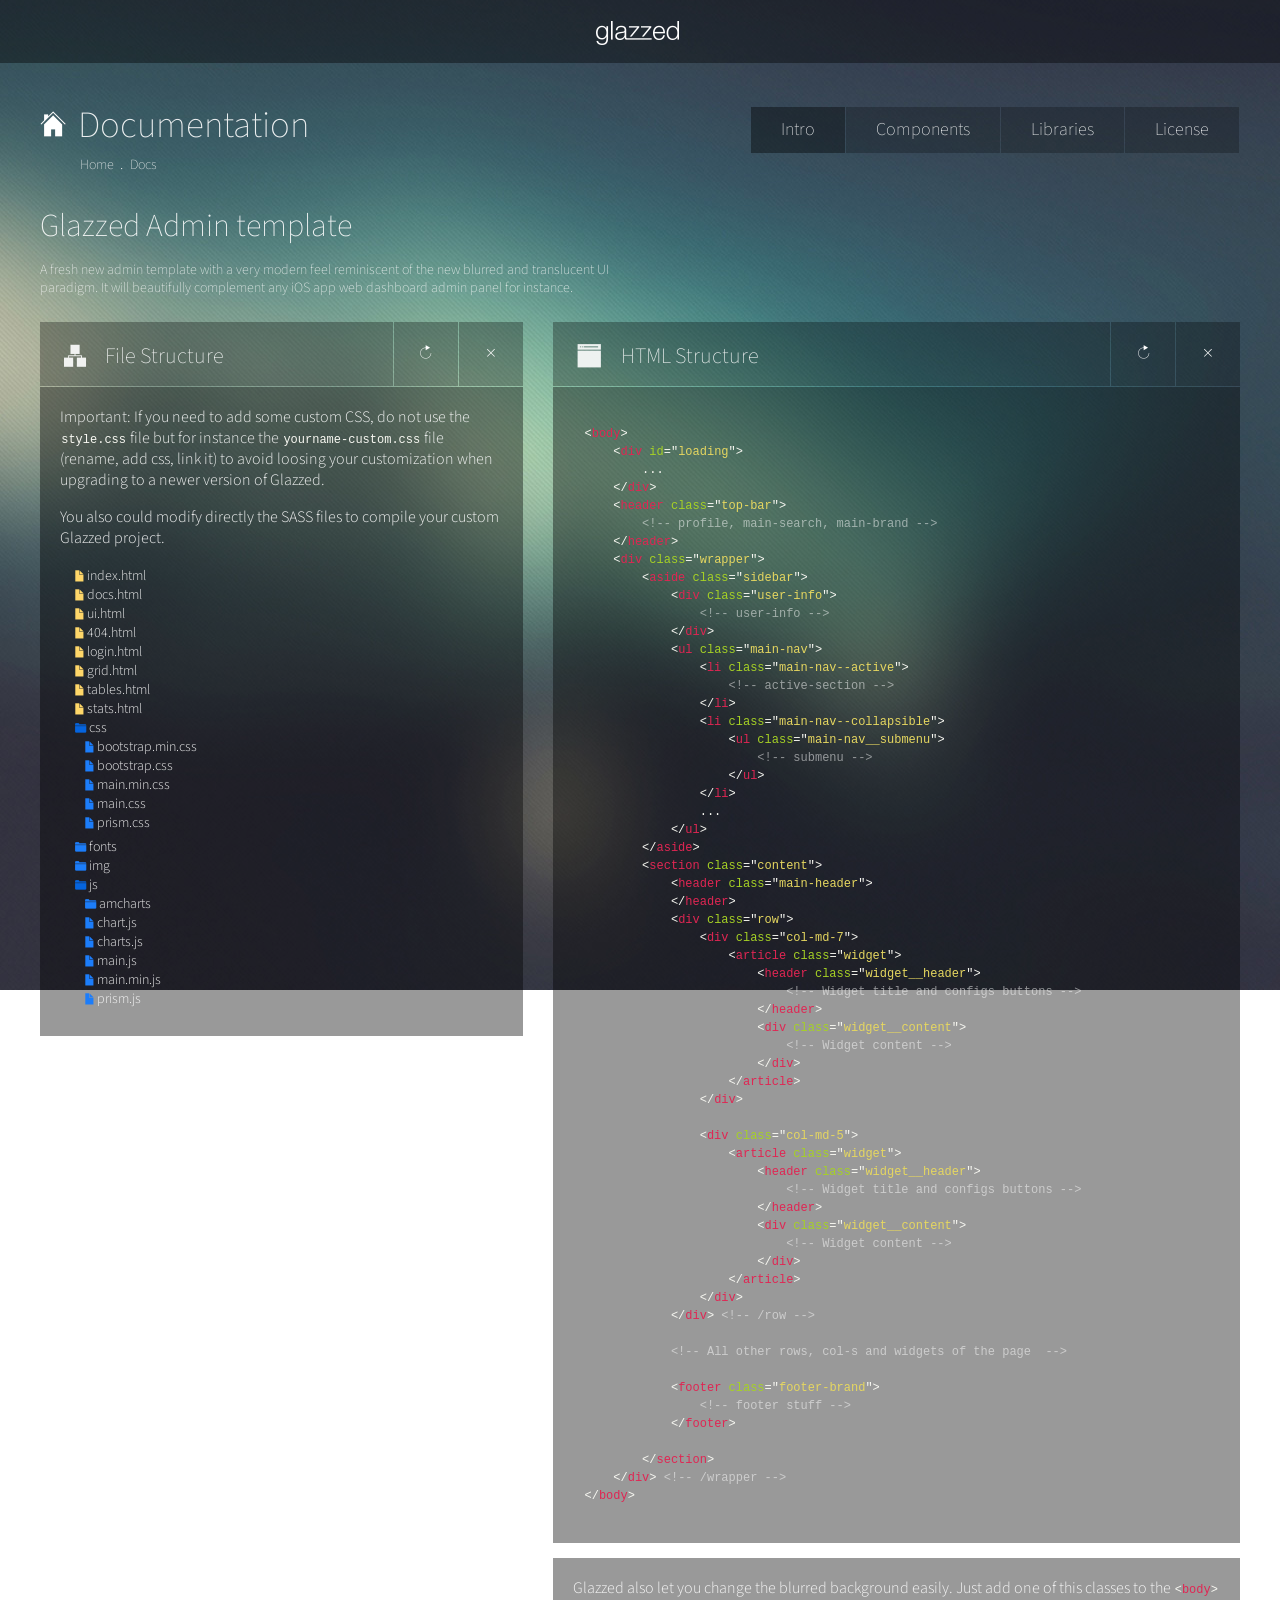
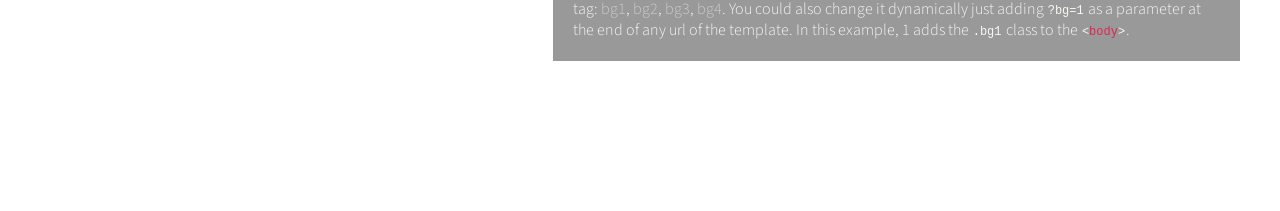
<file: Nieuwe layout/docs.html>
<!DOCTYPE html>
<html lang="en">
<head>
	<meta charset="UTF-8">
	<meta name="viewport" content="width=device-width, initial-scale=1.0">
	<title>Glazzed Admin Theme :: Documentation</title>
	
	<link rel="icon" sizes="192x192" href="img/touch-icon.png" /> 
	<link rel="apple-touch-icon" href="img/touch-icon-iphone.png" /> 
	<link rel="apple-touch-icon" sizes="76x76" href="img/touch-icon-ipad.png" /> 
	<link rel="apple-touch-icon" sizes="120x120" href="img/touch-icon-iphone-retina.png" />
	<link rel="apple-touch-icon" sizes="152x152" href="img/touch-icon-ipad-retina.png" />
	
	<link rel="shortcut icon" type="image/x-icon" href="img/favicon.ico" />

	<link rel="stylesheet" type="text/css" href="css/bootstrap.min.css">
	<link rel="stylesheet" type="text/css" href="css/main.min.css">
	<link rel="stylesheet" type="text/css" href="css/prism.css">
</head>
<body class="docs">
	<div id="loading">
		<div class="loader loader-light loader-large"></div>
	</div>
	<header class="top-bar">
		
		<div class="main-brand">
			<div class="main-brand__container">
				<a href="index.html" class="main-logo"><img src="img/logo.png"></a>
			</div>
		</div>
		
	</header> <!-- /top-bar -->


	<div class="wrapper">

		
		<section class="content">
			<header class="main-header">
				<div class="main-header__nav">
					<h1 class="main-header__title">
						<i class="pe-7f-home"></i>
						<span>Documentation</span>
					</h1>
					<ul class="main-header__breadcrumb">
						<li><a href="index.html">Home</a></li>
						<li class="active"><a href="#" onclick="return false;">Docs</a></li>
					</ul>
				</div>
				
				<div class="main-header__date">
						<input type="radio" id="radio_date_1" name="tab-radio" value="intro" checked><!--
					--><label for="radio_date_1" class="btn-md">Intro</label><!--
					--><input type="radio" id="radio_date_2" name="tab-radio" value="comps"><!--
					--><label for="radio_date_2" class="btn-md">Components</label><!--
					--><input type="radio" id="radio_date_3" name="tab-radio" value="libs"><!--
					--><label for="radio_date_3" class="btn-md">Libraries</label><!--
					--><input type="radio" id="radio_date_4" name="tab-radio" value="lic"><!--
					--><label for="radio_date_4" class="btn-md">License</label>
				</div>
			</header> <!-- /main-header -->

			<div data-tab-radio="tab-radio" class="tab-radio-content row" id="intro">
				
				<div class="row">
					
					<div class="col-md-6">
						<h3 class="main-stats__title">Glazzed Admin template</h3>
						<p class="main-stats__resume">A fresh new admin template with a very modern feel reminiscent of the new blurred and translucent UI paradigm. It will beautifully complement any iOS app web dashboard admin panel for instance.</p>
					</div>

				</div>

				<div class="row">
					
					<div class="col-md-5">
						<article class="widget">
							<header class="widget__header">
								<div class="widget__title">
									<i class="pe-7f-network"></i><h3>File Structure</h3>
								</div>
								<div class="widget__config">
									<a href="#"><i class="pe-7f-refresh"></i></a>
									<a href="#"><i class="pe-7s-close"></i></a>
								</div>
							</header>

							<div class="widget__content filled">
								<p>Important: If you need to add some custom CSS, do not use the <code class="language-markup">style.css</code> file but for instance the <code class="language-markup">yourname-custom.css</code> file (rename, add css, link it) to avoid loosing your customization when upgrading to a newer version of Glazzed.</p><br>
								<p>You also could modify directly the SASS files to compile your custom Glazzed project.</p>
								<br>
								<ul class="file-structure">
									<li><i class="pe-7f-file"></i> index.html</li>
									<li><i class="pe-7f-file"></i> docs.html</li>
									<li><i class="pe-7f-file"></i> ui.html</li>
									<li><i class="pe-7f-file"></i> 404.html</li>
									<li><i class="pe-7f-file"></i> login.html</li>
									<li><i class="pe-7f-file"></i> grid.html</li>
									<li><i class="pe-7f-file"></i> tables.html</li>
									<li><i class="pe-7f-file"></i> stats.html</li>

									<li class="sub open"><i class="pe-7f-folder"></i> css
										<ul class="sub-ul">
											<li><i class="pe-7f-file"></i> bootstrap.min.css </li>
											<li><i class="pe-7f-file"></i> bootstrap.css </li>
											<li><i class="pe-7f-file"></i> main.min.css </li>
											<li><i class="pe-7f-file"></i> main.css </li>
											<li><i class="pe-7f-file"></i> prism.css </li>
										</ul>
									</li>

									<li class="sub"><i class="pe-7f-folder"></i> fonts
										<ul class="sub-ul">
											<li><i class="pe-7f-file"></i> Pe-icon-7-filled.eot </li>
											<li><i class="pe-7f-file"></i> Pe-icon-7-filled.svg </li>
											<li><i class="pe-7f-file"></i> Pe-icon-7-filled.ttf </li>
											<li><i class="pe-7f-file"></i> Pe-icon-7-filled.woff </li>
											<li><i class="pe-7f-file"></i> Pe-icon-7-stroke.eot </li>
											<li><i class="pe-7f-file"></i> Pe-icon-7-stroke.svg </li>
											<li><i class="pe-7f-file"></i> Pe-icon-7-stroke.ttf </li>
											<li><i class="pe-7f-file"></i> Pe-icon-7-stroke.woff </li>
										</ul>
									</li>

									<li class="sub"><i class="pe-7f-folder"></i> img
										<ul class="sub-ul">
											<li><i class="pe-7f-file"></i> bg.jpg </li>
											<li><i class="pe-7f-file"></i> logo.png </li>
											<li><i class="pe-7f-file"></i> logo_trim.png </li>
											<li><i class="pe-7f-file"></i> post1.jpg </li>
											<li><i class="pe-7f-file"></i> post2.jpg </li>
											<li><i class="pe-7f-file"></i> post3.jpg </li>
											<li><i class="pe-7f-file"></i> profile.jpg </li>
											<li><i class="pe-7f-file"></i> user1.jpg </li>
											<li><i class="pe-7f-file"></i> user2.jpg </li>
											<li><i class="pe-7f-file"></i> user3.jpg </li>
											<li><i class="pe-7f-file"></i> user4.jpg </li>
											<li><i class="pe-7f-file"></i> touch-icon-ipad-retina.png </li>
											<li><i class="pe-7f-file"></i> touch-icon-ipad.png </li>
											<li><i class="pe-7f-file"></i> touch-icon-iphone-retina.png </li>
											<li><i class="pe-7f-file"></i> touch-icon-iphone.png </li>
											<li><i class="pe-7f-file"></i> touch-icon.png </li>
											<li><i class="pe-7f-file"></i> favico.ico </li>
										</ul>
									</li>

									<li class="sub open"><i class="pe-7f-folder"></i> js
										<ul class="sub-ul">
											<li class="sub"><i class="pe-7f-folder"></i> amcharts </li>
											<li><i class="pe-7f-file"></i> chart.js </li>
											<li><i class="pe-7f-file"></i> charts.js </li>
											<li><i class="pe-7f-file"></i> main.js </li>
											<li><i class="pe-7f-file"></i> main.min.js </li>
											<li><i class="pe-7f-file"></i> prism.js </li>
										</ul>
									</li>
								</ul>

							</div>
						</article><!-- /widget -->
					</div>

					<div class="col-md-7">
						<article class="widget">
							<header class="widget__header">
								<div class="widget__title">
									<i class="pe-7f-browser"></i><h3>HTML Structure</h3>
								</div>
								<div class="widget__config">
									<a href="#"><i class="pe-7f-refresh"></i></a>
									<a href="#"><i class="pe-7s-close"></i></a>
								</div>
							</header>

							<div class="widget__content filled"><pre><code class="language-markup">&lt;body&gt;
	&lt;div&nbsp;id=&quot;loading&quot;&gt;
		...
	&lt;/div&gt;
	&lt;header&nbsp;class=&quot;top-bar&quot;&gt;
		&lt;!--&nbsp;profile,&nbsp;main-search,&nbsp;main-brand&nbsp;--&gt;
	&lt;/header&gt;
	&lt;div&nbsp;class=&quot;wrapper&quot;&gt;
		&lt;aside&nbsp;class=&quot;sidebar&quot;&gt;
			&lt;div&nbsp;class=&quot;user-info&quot;&gt;
				&lt;!--&nbsp;user-info&nbsp;--&gt;
			&lt;/div&gt;
			&lt;ul&nbsp;class=&quot;main-nav&quot;&gt;
				&lt;li&nbsp;class=&quot;main-nav--active&quot;&gt;
					&lt;!--&nbsp;active-section&nbsp;--&gt;
				&lt;/li&gt;
				&lt;li&nbsp;class=&quot;main-nav--collapsible&quot;&gt;
					&lt;ul&nbsp;class=&quot;main-nav__submenu&quot;&gt;
						&lt;!--&nbsp;submenu&nbsp;--&gt;
					&lt;/ul&gt;
				&lt;/li&gt;
				...
			&lt;/ul&gt;
		&lt;/aside&gt;
		&lt;section&nbsp;class=&quot;content&quot;&gt;
			&lt;header&nbsp;class=&quot;main-header&quot;&gt;
			&lt;/header&gt;
			&lt;div&nbsp;class=&quot;row&quot;&gt;
				&lt;div&nbsp;class=&quot;col-md-7&quot;&gt;
					&lt;article&nbsp;class=&quot;widget&quot;&gt;
						&lt;header&nbsp;class=&quot;widget__header&quot;&gt;
							&lt;!--&nbsp;Widget title and configs buttons&nbsp;--&gt;
						&lt;/header&gt;
						&lt;div&nbsp;class=&quot;widget__content&quot;&gt;
							&lt;!--&nbsp;Widget content&nbsp;--&gt;
						&lt;/div&gt;
					&lt;/article&gt;
				&lt;/div&gt;

				&lt;div&nbsp;class=&quot;col-md-5&quot;&gt;
					&lt;article&nbsp;class=&quot;widget&quot;&gt;
						&lt;header&nbsp;class=&quot;widget__header&quot;&gt;
							&lt;!--&nbsp;Widget title and configs buttons&nbsp;--&gt;
						&lt;/header&gt;
						&lt;div&nbsp;class=&quot;widget__content&quot;&gt;
							&lt;!--&nbsp;Widget content&nbsp;--&gt;
						&lt;/div&gt;
					&lt;/article&gt;
				&lt;/div&gt;
			&lt;/div&gt; &lt;!--&nbsp;/row&nbsp;--&gt;
			
			&lt;!--&nbsp;All other rows, col-s and widgets of the page &nbsp;--&gt;
			
			&lt;footer&nbsp;class=&quot;footer-brand&quot;&gt;
				&lt;!--&nbsp;footer&nbsp;stuff&nbsp;--&gt;
			&lt;/footer&gt;

		&lt;/section&gt;
	&lt;/div&gt; &lt;!--&nbsp;/wrapper&nbsp;--&gt;
&lt;/body&gt;
</code></pre>
							</div>

						</article><!-- /widget -->
						<article class="widget__content filled bgs">
							<p>Glazzed also let you change the blurred background easily. Just add one of this classes to the <code class="language-markup">&lt;body&gt;</code> tag: <a href="docs.html?bg=1">bg1</a>, <a href="docs.html?bg=2">bg2</a>, <a href="docs.html?bg=3">bg3</a>, <a href="docs.html?bg=4">bg4</a></code>.
							You could also change it dynamically just adding <code class="language-markup">?bg=1</code> as a parameter at the end of any url of the template. In this example, 1 adds the <code class="language-markup">.bg1</code> class to the <code class="language-markup">&lt;body&gt;</code>.</p>
						</article>
					</div>

				</div>

				

			</div> <!-- row -->

				





















				<div data-tab-radio="tab-radio" class="tab-radio-content row" id="comps">
					

					<div class="row">
						<div class="col-md-5">
							<article class="widget">
								<header class="widget__header">
									<div class="widget__title">
										<i class="pe-7f-albums"></i><h3>Widget container</h3>
									</div>
									<div class="widget__config">
										<a href="#"><i class="pe-7f-refresh"></i></a>
										<a href="#"><i class="pe-7s-close"></i></a>
									</div>
								</header>

								<div class="widget__content filled">
									<p>Lorem ipsum dolor sit amet, consectetur adipisicing elit. Odio illo alias maxime necessitatibus omnis, ea cum aspernatur quam, repellat nesciunt eum molestias possimus tempore, dignissimos mollitia fugit neque perferendis enim! Aut illum suscipit sed iure sunt eos, debitis fugiat, accusamus tempora nesciunt, eveniet corporis repellat delectus nemo explicabo atque et vel dolor magni ipsum tempore adipisci. Doloribus, expedita error blanditiis deserunt accusantium alias omnis sapiente laborum, distinctio fugit, corrupti quibusdam vitae consectetur adipisci necessitatibus. Dolorum iste dolore quod natus necessitatibus, totam nostrum ab, ut, iusto placeat consequatur accusantium. Voluptatum, unde.</p>
								</div>
							</article><!-- /widget -->
						</div>

						<div class="col-md-7 pad20">
<pre><code class="language-markup">
&lt;article class=&quot;widget&quot;&gt;
	&lt;header class=&quot;widget__header&quot;&gt;
		&lt;div class=&quot;widget__title&quot;&gt;
			&lt;i class=&quot;pe-7*-icon&quot;&gt;&lt;/i&gt;&lt;h3&gt;Widget container&lt;/h3&gt;
		&lt;/div&gt;
		&lt;div class=&quot;widget__config&quot;&gt;
			&lt;a href=&quot;#&quot;&gt;&lt;i class=&quot;pe-7*-icon&quot;&gt;&lt;/i&gt;&lt;/a&gt;
			&lt;a href=&quot;#&quot;&gt;&lt;i class=&quot;pe-7*-icon&quot;&gt;&lt;/i&gt;&lt;/a&gt;
		&lt;/div&gt;
	&lt;/header&gt;
	&lt;div class=&quot;widget__content filled&quot;&gt;
		&lt;!-- content --&gt;
	&lt;/div&gt;
&lt;/article&gt;
							</code></pre>
						</div>
					</div>

					<div class="row">
						
						<div class="col-md-7 col-md-offset-5">
							<h3 class="docs-title">Alert dismissible</h3>
						</div>

						<div class="col-md-5">
							
							<article class="widget">
								<div class="alert alert-fixed alert-success alert-dismissible" role="alert">
								  <button type="button" class="close" data-dismiss="alert"><span aria-hidden="true"><i class="pe-7s-close"></i></span><span class="sr-only">Close</span></button>
								  <div class="alert__icon pull-left">
								  	<i class="pe-7s-check"></i>
								  </div>
								  <p class="alert__text"> Success! The page has been...</p>
								</div>
								
								<div class="alert alert-fixed alert-warning alert-dismissible" role="alert">
								  <button type="button" class="close" data-dismiss="alert"><span aria-hidden="true"><i class="pe-7s-close"></i></span><span class="sr-only">Close</span></button>
								  <div class="alert__icon pull-left">
								  	<i class="pe-7s-attention"></i>
								  </div>
								  <p class="alert__text"> Warning! Your monthly<br> traffic...</p>
								</div>
							</article>
						
						</div>
						<div class="col-md-7">
							<pre><code class="language-markup">
&lt;div class=&quot;alert alert-fixed alert-success alert-dismissible&quot; role=&quot;alert&quot;&gt;
	&lt;button type=&quot;button&quot; class=&quot;close&quot; data-dismiss=&quot;alert&quot;&gt;
		&lt;span aria-hidden=&quot;true&quot;&gt;&lt;i class=&quot;pe-7s-close&quot;&gt;&lt;/i&gt;&lt;/span&gt;
	&lt;/button&gt;
	&lt;div class=&quot;alert__icon pull-left&quot;&gt;
		&lt;i class=&quot;pe-7s-check&quot;&gt;&lt;/i&gt;
	&lt;/div&gt;
	&lt;p class=&quot;alert__text&quot;&gt; Success! The page has been...&lt;/p&gt;
&lt;/div&gt;
							</code></pre>

						</div> <!-- /code -->

					</div> <!-- / alert -->

					

					<div class="row">

						<div class="col-md-7 col-md-offset-5">
							<h3 class="docs-title">Switch</h3>
						</div>

						<div class="col-md-5">
							<article class="widget">
							

								<div class="widget__content filled">
									<input type="checkbox" id="s-1" class="sw" checked />
									<label class="switch blue" for="s-1"></label> 
									<input type="checkbox" id="s-2" class="sw" checked />
									<label class="switch" for="s-2"></label>
									<input type="checkbox" id="s-3" class="sw" checked />
									<label class="switch violet" for="s-3"></label> 
									<input type="checkbox" id="s-4" class="sw" checked />
									<label class="switch orange" for="s-4"></label> 
									<input type="checkbox" id="s-5" class="sw" checked />
									<label class="switch yellow" for="s-5"></label> 
									<input type="checkbox" id="s-6" class="sw" checked />
									<label class="switch red" for="s-6"></label> 
									<input type="checkbox" id="s-7" class="sw" />
									<label class="switch" for="s-7"></label> 
									<input type="checkbox" id="s-8" class="sw" disabled />
									<label class="switch" for="s-8"></label> 
								</div>
							</article><!-- /widget -->
						</div>

						<div class="col-md-7 pad20">
<pre><code class="language-markup">&lt;input type=&quot;checkbox&quot; id=&quot;switch-1&quot; class=&quot;sw&quot; checked /&gt;
&lt;label class=&quot;switch blue&quot; for=&quot;switch-1&quot;&gt;&lt;/label&gt; 

&lt;input type=&quot;checkbox&quot; id=&quot;switch-2&quot; class=&quot;sw&quot; checked /&gt;
&lt;label class=&quot;switch green&quot; for=&quot;switch-2&quot;&gt;&lt;/label&gt; 
							</code></pre>
						</div>
					
					</div>



					<div class="row">

						<div class="col-md-7 col-md-offset-5">
							<h3 class="docs-title">Switch2</h3>
						</div>

						<div class="col-md-5">
							<article class="widget">
							

								<div class="widget__content filled">
									<input type="checkbox" id="s2-2" class="sw" checked />
									<label class="switch2 blue" for="s2-2"></label> 
									<input type="checkbox" id="s2-1" class="sw" checked />
									<label class="switch2 green" for="s2-1"></label> 
									<input type="checkbox" id="s2-3" class="sw" checked />
									<label class="switch2 violet" for="s2-3"></label> 
									<input type="checkbox" id="s2-4" class="sw" checked />
									<label class="switch2 orange" for="s2-4"></label> 
									<input type="checkbox" id="s2-5" class="sw" checked />
									<label class="switch2 yellow" for="s2-5"></label> 
									<input type="checkbox" id="s2-6" class="sw" checked />
									<label class="switch2 red" for="s2-6"></label> 
									<input type="checkbox" id="s2-7" class="sw" />
									<label class="switch2 green" for="s2-7"></label>
									<input type="checkbox" id="s2-8" class="sw" disabled />
									<label class="switch2 orange" for="s2-8"></label> 
								</div>
							</article><!-- /widget -->
						</div>

						<div class="col-md-7 pad20">
<pre><code class="language-markup">&lt;input type=&quot;checkbox&quot; id=&quot;switch-3&quot; class=&quot;sw&quot; checked /&gt;
&lt;label class=&quot;switch2 blue&quot; for=&quot;switch-3&quot;&gt;&lt;/label&gt; 

&lt;input type=&quot;checkbox&quot; id=&quot;switch-4&quot; class=&quot;sw&quot; checked /&gt;
&lt;label class=&quot;switch2 green&quot; for=&quot;switch-4&quot;&gt;&lt;/label&gt; 
							</code></pre>
						</div>
					</div>





					<div class="row">

						<div class="col-md-7 col-md-offset-5">
							<h3 class="docs-title">Buttons</h3>
						</div>

						<div class="col-md-5">
							<article class="widget">
							

								<div class="widget__content filled btn__showcase2 text-center">
									<button class="btn blue">Blue</button>
									<button class="btn green">Green</button>
									<button class="btn violet">Violet</button>
									<button class="btn orange">Orange</button>
									<button class="btn yellow">Yellow</button>
									<button class="btn red">Red</button>
									<button class="btn white">White</button>
									<button class="btn dark">Dark</button>

									<button class="btn orange" disabled>Orange disabled</button>

									<button class="btn blue inverse">Blue</button>
									<button class="btn green inverse">Green</button>
									<button class="btn violet inverse">Violet</button>
									<button class="btn orange inverse">Orange</button>
									<button class="btn yellow inverse">Yellow</button>
									<button class="btn red inverse">Red</button>
									<button class="btn white inverse">White</button>
									<button class="btn dark inverse">Dark</button>

									<button class="btn yellow inverse" disabled>Inverse disabled</button>

									<button class="btn white">
										Blue badge
										<span class="badge badge--blue">122</span>
									</button>
									<button class="btn white">
										Red badge
										<span class="badge badge--red">16</span>
									</button>
								</div>
							</article><!-- /widget -->
						</div>

						<div class="col-md-7 pad20">
<pre><code class="language-markup">&lt;button class=&quot;btn blue&quot;&gt;Blue&lt;/button&gt;
&lt;button class=&quot;btn green&quot;&gt;Blue&lt;/button&gt;
&lt;!-- also: violet, orange, yellow, red, white, dark --&gt;

&lt;button class=&quot;btn orange&quot; disabled&gt;Orange disabled&lt;/button&gt;

&lt;button class=&quot;btn blue inverse&quot;&gt;Blue&lt;/button&gt;
&lt;button class=&quot;btn green inverse&quot;&gt;Green&lt;/button&gt;

&lt;button class=&quot;btn yellow inverse&quot; disabled&gt;Inverse disabled&lt;/button&gt;

&lt;button class=&quot;btn white&quot;&gt;
	Blue badge &lt;span class=&quot;badge badge--blue&quot;&gt;122&lt;/span&gt;
&lt;/button&gt;
&lt;button class=&quot;btn white&quot;&gt;
	Red badge &lt;span class=&quot;badge badge--red&quot;&gt;16&lt;/span&gt;
&lt;/button&gt;
							</code></pre>
						</div>
					
					</div>





					<div class="row">

						<div class="col-md-7 col-md-offset-5">
							<h3 class="docs-title">Button sizes</h3>
						</div>

						<div class="col-md-5">
							<article class="widget">
							

								<div class="widget__content filled btn__showcase2 text-center">
									<button class="btn blue btn-xs">Button xs</button>
									<button class="btn blue btn-sm">Button sm</button><br>
									<button class="btn blue btn-md">Button md</button>
									<button class="btn blue btn-lg">Button lg</button>
									
								</div>
							</article><!-- /widget -->
						</div>

						<div class="col-md-7 pad20">
<pre><code class="language-markup">&lt;button class=&quot;btn blue btn-xs&quot;&gt;Button xs&lt;/button&gt;
&lt;button class=&quot;btn blue btn-sm&quot;&gt;Button sm&lt;/button&gt;
&lt;button class=&quot;btn blue btn-md&quot;&gt;Button md&lt;/button&gt;
&lt;button class=&quot;btn blue btn-lg&quot;&gt;Button lg&lt;/button&gt;
							</code></pre>
						</div>
					
					</div>





					<div class="row">

						<div class="col-md-7 col-md-offset-5">
							<h3 class="docs-title">Button groups</h3>
						</div>

						<div class="col-md-5">
							<article class="widget">
							

								<div class="widget__content filled btn-vars__showcase text-center">
									<div class="btn-group block">
									  <a type="button" class="btn red">Red 1</a>
									  <a type="button" class="btn red">Red 2</a>
									  <a type="button" class="btn red">Red 3</a>
									</div>
									<br>
									<div class="btn-group block">
										<a type="button" class="btn red">Stop</a>
										<a type="button" class="btn yellow">Attention</a>
										<a type="button" class="btn green">Go!</a>
									</div>
									<br>
									<div class="btn-group block">
										<a type="button" class="btn inverse red">Stop</a>
										<a type="button" class="btn inverse yellow">Attention</a>
										<a type="button" class="btn inverse green">Go!</a>
									</div>

									<div class="dropdown open">
										  <button class="btn btn-block violet dropdown-toggle" type="button" id="dropdownMenu2" data-toggle="dropdown">
										    Violet Dropdown
										    <span class="caret">
										    	<i style="content:url(img/arrow.svg); width: 13px; height: 12px;"></i>
										    </span>
										  </button>
										  <ul class="dropdown-menu" role="menu" aria-labelledby="dropdownMenu2">
										    <li role="presentation"><a role="menuitem" tabindex="-1" href="#">Image Gallery</a></li>
										    <li role="presentation"><a role="menuitem" tabindex="-1" href="#">Latest Features</a></li>
										    <li role="presentation"><a role="menuitem" tabindex="-1" href="#">Contact Us</a></li>
										  </ul>
										</div>
								</div>
							</article><!-- /widget -->
						</div>

						<div class="col-md-7 pad20">
<pre><code class="language-markup">&lt;div class=&quot;btn-group block&quot;&gt;
	&lt;a type=&quot;button&quot; class=&quot;btn red&quot;&gt;Red 1&lt;/a&gt;
	&lt;a type=&quot;button&quot; class=&quot;btn red&quot;&gt;Red 2&lt;/a&gt;
	&lt;a type=&quot;button&quot; class=&quot;btn red&quot;&gt;Red 3&lt;/a&gt;
&lt;/div&gt;
&lt;div class=&quot;btn-group block&quot;&gt;
	&lt;a type=&quot;button&quot; class=&quot;btn inverse red&quot;&gt;Stop&lt;/a&gt;
	&lt;a type=&quot;button&quot; class=&quot;btn inverse yellow&quot;&gt;Attention&lt;/a&gt;
	&lt;a type=&quot;button&quot; class=&quot;btn inverse green&quot;&gt;Go!&lt;/a&gt;
&lt;/div&gt;

&lt;div class=&quot;dropdown open&quot;&gt;
	&lt;button class=&quot;btn btn-block violet dropdown-toggle&quot; type=&quot;button&quot; id=&quot;dropdownMenu2&quot; data-toggle=&quot;dropdown&quot;&gt; Violet Dropdown &lt;span class=&quot;caret&quot;&gt;&lt;i&gt;&lt;/i&gt;&lt;/span&gt;
	&lt;/button&gt;
	&lt;ul class=&quot;dropdown-menu&quot; role=&quot;menu&quot; aria-labelledby=&quot;dropdownMenu2&quot;&gt;
		&lt;li role=&quot;presentation&quot;&gt;&lt;/li&gt;
		&lt;li role=&quot;presentation&quot;&gt;&lt;/li&gt;
		&lt;li role=&quot;presentation&quot;&gt;&lt;/li&gt;
	&lt;/ul&gt;
&lt;/div&gt;
							</code></pre>
						</div>
					
					</div>




					<div class="row">

						<div class="col-md-7 col-md-offset-5">
							<h3 class="docs-title">Pe Icon circle </h3>
						</div>

						<div class="col-md-5">
							<article class="widget">
							

								<div class="widget__content filled btn__showcase text-center">
									<a href="#" onclick="return false;" class="btn-circle btn-sm"><i class="pe-7f-voicemail"></i></a>
										<a href="#" onclick="return false;" class="btn-circle btn-sm"><i class="pe-7f-wallet"></i></a>
										<a href="#" onclick="return false;" class="btn-circle btn-sm"><i class="pe-7f-tools"></i></a>
										<a href="#" onclick="return false;" class="btn-circle btn-sm"><i class="pe-7f-star"></i></a>
										<a href="#" onclick="return false;" class="btn-circle btn-sm"><i class="pe-7f-server"></i></a>
										<a href="#" onclick="return false;" class="btn-circle btn-sm"><i class="pe-7f-science"></i></a>
										<a href="#" onclick="return false;" class="btn-circle btn-sm"><i class="pe-7f-power"></i></a>
										<a href="#" onclick="return false;" class="btn-circle btn-sm"><i class="pe-7f-plane"></i></a>
										<a href="#" onclick="return false;" class="btn-circle btn-sm"><i class="pe-7f-paint"></i></a>
										<a href="#" onclick="return false;" class="btn-circle btn-sm"><i class="pe-7f-play"></i></a>
										<a href="#" onclick="return false;" class="btn-circle btn-sm"><i class="pe-7f-moon"></i></a>
									<a href="#" onclick="return false;" class="btn-circle btn-sm blue">
											<i class="pe-7f-menu"></i>
										</a>
										<a href="#" onclick="return false;" class="btn-circle btn-sm green"><i class="pe-7f-map-marker"></i></a>
										<a href="#" onclick="return false;" class="btn-circle btn-sm violet"><i class="pe-7f-help2"></i></a>
										<a href="#" onclick="return false;" class="btn-circle btn-sm orange"><i class="pe-7f-lock"></i></a>
										<a href="#" onclick="return false;" class="btn-circle btn-sm yellow"><i class="pe-7f-expand"></i></a>
										<a href="#" onclick="return false;" class="btn-circle btn-sm inverse blue"><i class="pe-7f-config"></i></a>
										<a href="#" onclick="return false;" class="btn-circle btn-sm inverse green"><i class="pe-7f-camera"></i></a>
										<a href="#" onclick="return false;" class="btn-circle btn-sm inverse violet"><i class="pe-7f-box"></i></a>
										<a href="#" onclick="return false;" class="btn-circle btn-sm inverse orange"><i class="pe-7f-alarm"></i></a>
										<a href="#" onclick="return false;" class="btn-circle btn-sm inverse yellow"><i class="pe-7f-ball"></i></a>
										<a href="#" onclick="return false;" class="btn-circle btn-sm inverse red"><i class="pe-7f-users"></i></a>
										<a href="#" onclick="return false;" class="btn-circle btn-sm">
											<i class="pe-7f-alarm"></i>
											<span class="badge badge--blue">1</span>
										</a>
										<a href="#" onclick="return false;" class="btn-circle btn-sm">
											<i class="pe-7f-share"></i>
											<span class="badge badge--green">2</span>
										</a>
										<a href="#" onclick="return false;" class="btn-circle btn-sm">
											<i class="pe-7f-paper-plane"></i>
											<span class="badge badge--violet">3</span>
										</a>
										<a href="#" onclick="return false;" class="btn-circle btn-sm">
											<i class="pe-7f-like"></i>
											<span class="badge badge--orange">4</span>
										</a>
										<a href="#" onclick="return false;" class="btn-circle btn-sm">
											<i class="pe-7f-like2"></i>
											<span class="badge badge--yellow">5</span>
										</a>
										<a href="#" onclick="return false;" class="btn-circle btn-sm">
											<i class="pe-7f-network"></i>
											<span class="badge badge--red">6</span>
										</a>
										<br>
										<a href="#" onclick="return false;" class="btn-circle btn-xs"><i class="pe-7f-wallet"></i></a>
										<a href="#" onclick="return false;" class="btn-circle btn-sm"><i class="pe-7f-wallet"></i></a>
										<a href="#" onclick="return false;" class="btn-circle btn-md"><i class="pe-7f-wallet"></i></a>
										<a href="#" onclick="return false;" class="btn-circle btn-lg"><i class="pe-7f-wallet"></i></a>
								</div>
							</article><!-- /widget -->
						</div>

						<div class="col-md-7 pad20">
<pre><code class="language-markup">&lt;a class=&quot;btn-circle btn-sm&quot;&gt;&lt;i class=&quot;pe-7f-voicemail&quot;&gt;&lt;/i&gt;&lt;/a&gt;
&lt;a class=&quot;btn-circle btn-sm&quot;&gt;&lt;i class=&quot;pe-7f-wallet&quot;&gt;&lt;/i&gt;&lt;/a&gt;

&lt;!-- colored --&gt;
&lt;a class=&quot;btn-circle btn-sm blue&quot;&gt;&lt;i class=&quot;pe-7f-menu&quot;&gt;&lt;/i&gt;&lt;/a&gt;

&lt;!-- inverse --&gt;
&lt;a class=&quot;btn-circle btn-sm inverse blue&quot;&gt;&lt;i class=&quot;pe-7f-config&quot;&gt;&lt;/i&gt;&lt;/a&gt;

&lt;!-- with badge --&gt;
&lt;a class=&quot;btn-circle btn-sm&quot;&gt;&lt;i class=&quot;pe-7f-alarm&quot;&gt;&lt;/i&gt;
	&lt;span class=&quot;badge badge--blue&quot;&gt;8&lt;/span&gt;
&lt;/a&gt;

&lt;!-- same Bootstrap button sizes --&gt;
&lt;a class=&quot;btn-circle btn-xs&quot;&gt;&lt;/a&gt;
&lt;a class=&quot;btn-circle btn-sm&quot;&gt;&lt;/a&gt;
&lt;a class=&quot;btn-circle btn-md&quot;&gt;&lt;/a&gt;
&lt;a class=&quot;btn-circle btn-lg&quot;&gt;&lt;/a&gt;
							</code></pre>
						</div>
					
					</div>


					
					<div class="row">

						<div class="col-md-7 col-md-offset-5">
							<h3 class="docs-title">Custom radio &amp; checkbox</h3>
						</div>

						<div class="col-md-5">
							<article class="widget">
							

								<div class="widget__content filled btn__showcase text-center">
									<input type="radio" class="custom-radio" name="c-radio" id="cr1">
									<label for="cr1" class="red"></label>
									<input type="radio" class="custom-radio" name="c-radio" id="cr2" checked>
									<label for="cr2" class="red"></label>
									&nbsp;&nbsp;&nbsp;
											<input type="radio" class="custom-radio" name="c-radio-2" id="cr4" checked>
											<label for="cr4" class="violet"></label>
											<input type="radio" class="custom-radio" name="c-radio-2" id="cr5">
											<label for="cr5" class="violet"></label>
&nbsp;&nbsp;&nbsp;
											<input type="radio" class="custom-radio" name="c-radio-4" id="cr9" checked>
											<label for="cr9" class="orange"></label>
											<input type="radio" class="custom-radio" name="c-radio-4" id="cr10">
											<label for="cr10" class="orange"></label>
<br><br>
											<input type="radio" class="custom-radio" name="c-radio-3" id="cr6">
											<label for="cr6" class="red"></label>
											<input type="radio" class="custom-radio" name="c-radio-3" id="cr7" checked>
											<label for="cr7" class="yellow"></label>
											<input type="radio" class="custom-radio" name="c-radio-3" id="cr8">
											<label for="cr8" class="green"></label>
<br><br><br><br>
									<input type="checkbox" class="custom-checkbox" id="cc1">
											<label for="cc1"></label>
											<input type="checkbox" class="custom-checkbox" id="cc2" checked>
											<label for="cc2"></label>
								</div>
							</article><!-- /widget -->
						</div>

						<div class="col-md-7 pad20">
<pre><code class="language-markup">&lt;input type=&quot;radio&quot; class=&quot;custom-radio&quot; name=&quot;c-radio&quot; id=&quot;cr1&quot;&gt;
&lt;label for=&quot;cr1&quot; class=&quot;red&quot;&gt;&lt;/label&gt;
&lt;input type=&quot;radio&quot; class=&quot;custom-radio&quot; name=&quot;c-radio&quot; id=&quot;cr2&quot; checked&gt;
&lt;label for=&quot;cr2&quot; class=&quot;red&quot;&gt;&lt;/label&gt;

&lt;input type=&quot;checkbox&quot; class=&quot;custom-checkbox&quot; id=&quot;cc1&quot;&gt;
&lt;label for=&quot;cc1&quot;&gt;&lt;/label&gt;
							</code></pre>
						</div>
					
					</div>


					


					<div class="row">

						<div class="col-md-7 col-md-offset-5">
							<h3 class="docs-title">Full Style Form</h3>
						</div>

						<div class="col-md-5">
							<article class="widget widget__form">
									<input type="text" placeholder="Full name">
									<input type="text" placeholder="Email">
									<button onclick="return false;">Apply</button>
							</article><!-- /widget -->
						</div>

						<div class="col-md-7 pad20">
<pre><code class="language-markup">&lt;article class=&quot;widget widget__form&quot;&gt;

	&lt;input type=&quot;text&quot; placeholder=&quot;Full name&quot;&gt;
	&lt;input type=&quot;text&quot; placeholder=&quot;Promotion code&quot;&gt;
	&lt;input type=&quot;text&quot; placeholder=&quot;Email&quot;&gt;
	&lt;button onclick=&quot;return false;&quot;&gt;Apply&lt;/button&gt;
	...
&lt;/article&gt;
							</code></pre>
						</div>
					</div>



					<div class="row">

						<div class="col-md-7 col-md-offset-5">
							<h3 class="docs-title">Full Labeled Form </h3>
						</div>

						<div class="col-md-5">
							<article class="widget widget__form">
								<label for="input-1" class="stacked-label"><i class="pe-7f-user"></i></label><input type="text" class="stacked-input" id="input-1" placeholder="Name">
								<label for="input-2" class="stacked-label"><i class="pe-7f-portfolio"></i></label><input type="text" class="stacked-input" id="input-2" placeholder="Company">
								<label class="full-label">
									<input type="file" id="file-att">
									<i class="pe-7f-paperclip"></i><span class="label">Attachment</span>
								</label><button onclick="return false;">Send</button>
							</article><!-- /widget -->
						</div>

						<div class="col-md-7 pad20">
<pre><code class="language-markup">&lt;article class=&quot;widget widget__form&quot;&gt;
	&lt;label for=&quot;input-1&quot; class=&quot;stacked-label&quot;&gt;&lt;i class=&quot;pe-7f-user&quot;&gt;&lt;/i&gt;&lt;/label&gt;
	&lt;input type=&quot;text&quot; class=&quot;stacked-input&quot; id=&quot;input-1&quot; placeholder=&quot;Name&quot;&gt;
	&lt;label for=&quot;input-2&quot; class=&quot;stacked-label&quot;&gt;&lt;i class=&quot;pe-7f-portfolio&quot;&gt;&lt;/i&gt;&lt;/label&gt;
	&lt;input type=&quot;text&quot; class=&quot;stacked-input&quot; id=&quot;input-2&quot; placeholder=&quot;Company&quot;&gt;
	&lt;label class=&quot;full-label&quot;&gt;
		&lt;input type=&quot;file&quot; id=&quot;file-att&quot;&gt;
		&lt;i class=&quot;pe-7f-paperclip&quot;&gt;&lt;/i&gt;
		&lt;span class=&quot;label&quot;&gt;Attachment&lt;/span&gt;
	&lt;/label&gt;
	&lt;button onclick=&quot;return false;&quot;&gt;Send&lt;/button&gt;
&lt;/article&gt;
							</code></pre>
						</div>
					</div>




					<div class="row">

						<div class="col-md-7 col-md-offset-5">
							<h3 class="docs-title">Members Media Objects</h3>
						</div>

						<div class="col-md-5">
							<article class="widget">
							<div class="media message checked">
										<figure class="pull-left rounded-image message__img">
											<img class="media-object" src="img/user4.jpg" alt="user">
										</figure>
										<div class="media-body">
											<h4 class="media-heading message__heading">Full Name</h4>
											<p class="message__location">
												<i class="pe-7f-map-marker"></i>  Location (meta)
											</p>

											<a class="c-btn--check"></a>
											<input type="checkbox" class="btn-more-check" id="more1" checked>
											<label class="c-btn--more" for="more1"></label>

											<div class="message__details">
												<table>
													<tr>
														<td>Email:</td>
														<td>info@contact.com</td>
													</tr>
													<tr>
														<td>Site:</td>
														<td>www.companyname.com</td>
													</tr>
													<tr>
														<td>Company:</td>
														<td>CompanyName</td>
													</tr>
													<tr>
														<td>Plan:</td>
														<td>Premium</td>
													</tr>
													<tr>
														<td>Messages:</td>
														<td><span class="badge badge--line badge--blue">16</span></td>
													</tr>
												</table>
											</div>

										</div>
									</div>

							</article>

						</div>

						<div class="col-md-7 pad20">
<pre><code class="language-markup">&lt;div class=&quot;media message checked&quot;&gt;
	&lt;figure class=&quot;pull-left rounded-image message__img&quot;&gt;
		&lt;img class=&quot;media-object&quot; src=&quot;img/user4.jpg&quot; alt=&quot;user&quot;&gt;
	&lt;/figure&gt;
	&lt;div class=&quot;media-body&quot;&gt;
		&lt;h4 class=&quot;media-heading message__heading&quot;&gt;Full Name&lt;/h4&gt;
		&lt;p class=&quot;message__location&quot;&gt;
			&lt;i class=&quot;pe-7f-map-marker&quot;&gt;&lt;/i&gt; Location (meta)
		&lt;/p&gt;
		&lt;a class=&quot;c-btn--check&quot;&gt;&lt;/a&gt;
		&lt;input type=&quot;checkbox&quot; class=&quot;btn-more-check&quot; id=&quot;more1&quot; checked&gt;
		&lt;label class=&quot;c-btn--more&quot; for=&quot;more1&quot;&gt;&lt;/label&gt;
		&lt;div class=&quot;message__details&quot;&gt;
			&lt;table&gt;
			&lt;tr&gt;&lt;td&gt;&lt;/td&gt;&lt;/tr&gt;...
			&lt;/table&gt;
		&lt;/div&gt;
	&lt;/div&gt;
&lt;/div&gt;
							</code></pre>
						</div>
					</div>




					<div class="row">

						<div class="col-md-7 col-md-offset-5">
							<h3 class="docs-title">Messages Media Objects</h3>
						</div>

						<div class="col-md-5">
							<article class="widget">
									<div class="media message tabs">
												<figure class="pull-left rounded-image message__img">
													<img class="media-object" src="img/user1.jpg" alt="user">
												</figure>
												<div class="media-body">
													<h4 class="media-heading message__heading">Full Name  <span>source / date</span></h4>
													<p class="message__msg">Lorem ipsum dolor sit amet, consectetur adipisicing elit. Qui, consequuntur, inventore. Facilis vitae repellat assumenda repellendus nemo tempora possimus illum neque ut voluptatem quibusdam suscipit eius sapiente laudantium reiciendis iusto iste officiis saepe incidunt perferendis quae, aperiam autem quas eum, quia. Beatae dolor voluptatibus odio modi. Quos libero iusto ipsa culpa expedita veritatis sapiente modi placeat sunt? Natus dolores perferendis recusandae vel et cupiditate repudiandae pariatur, odio, neque, reprehenderit asperiores fuga. Eveniet, possimus expedita officiis. Inventore distinctio placeat assumenda possimus magni modi eius facere quos quibusdam pariatur sunt, mollitia saepe consectetur, obcaecati culpa at. Quos maiores perspiciatis nihil, minus eos!</p>
													<input type="checkbox" class="msg-o" id="msg-o4" checked>
													<label class="message__controls--opener" for="msg-o4"><i class="pe-7s-note"></i></label>
													<div class="message__controls--cont">
														<ul class="message__controls">
															<li><a href="#" onclick="return false;"><i class="pe-7f-back pe-rotate-180"></i> <span>Reply</span></a></li>
															<li><a href="#" class="set_fav" onclick="return false;"><i class="pe-7f-star"></i> <span>Favorite</span></a></li>
															<li><a href="#" onclick="return false;"><i class="pe-7f-trash"></i> <span>Delete</span></a></li>
															<li><a href="#" class="close_cntrl" onclick="return false;"><i style="content:url(img/arrow.svg); width: 15px; height: 15px;"></i></a></li>
														</ul>
													</div> 
												</div>
											</div> <!-- /message -->
							</article>

						</div>

						<div class="col-md-7 pad20">
<pre><code class="language-markup">&lt;div class=&quot;media message tabs&quot;&gt;
	&lt;figure class=&quot;pull-left rounded-image message__img&quot;&gt;
		&lt;img class=&quot;media-object&quot; src=&quot;img/user1.jpg&quot; alt=&quot;user&quot;&gt;
	&lt;/figure&gt;
	&lt;div class=&quot;media-body&quot;&gt;
		&lt;h4 class=&quot;media-heading message__heading&quot;&gt;Full Name  
			&lt;span&gt;source / date&lt;/span&gt;
		&lt;/h4&gt;
		&lt;p class=&quot;message__msg&quot;&gt;message...&lt;/p&gt;
		&lt;input type=&quot;checkbox&quot; class=&quot;msg-o&quot; id=&quot;msg-o4&quot; checked&gt;
		&lt;label class=&quot;message__controls--opener&quot; for=&quot;msg-o4&quot;&gt;
			&lt;i class=&quot;pe-7s-note&quot;&gt;&lt;/i&gt;
		&lt;/label&gt;
		&lt;div class=&quot;message__controls--cont&quot;&gt;
			&lt;ul class=&quot;message__controls&quot;&gt;
				&lt;li&gt;&lt;a&gt;
					&lt;i class=&quot;pe-7f-back pe-rotate-180&quot;&gt;&lt;/i&gt;&lt;span&gt;Reply&lt;/span&gt;
				&lt;/a&gt;&lt;/li&gt;
				&lt;li&gt;&lt;a class=&quot;set_fav&quot;&gt;
					&lt;i class=&quot;pe-7f-star&quot;&gt;&lt;/i&gt; &lt;span&gt;Favorite&lt;/span&gt;
				&lt;/a&gt;&lt;/li&gt;
				&lt;li&gt;&lt;a &gt;
					&lt;i class=&quot;pe-7f-trash&quot;&gt;&lt;/i&gt; &lt;span&gt;Delete&lt;/span&gt;
				&lt;/a&gt;&lt;/li&gt;
				&lt;li&gt;&lt;a class=&quot;close_cntrl&quot;&gt;
					&lt;i class=&quot;pe-7f-arrow-up&quot;&gt;&lt;/i&gt;
				&lt;/a&gt;&lt;/li&gt;
			&lt;/ul&gt;
		&lt;/div&gt; 
	&lt;/div&gt;
&lt;/div&gt;
							</code></pre>
						</div>
					</div>

					
					<div class="row">

						<div class="col-md-7 col-md-offset-5">
							<h3 class="docs-title">Custom Radio Tabs </h3>
						</div>

						<div class="col-md-5">
							<article class="widget">
								<div class="tab-radio-full">
									<input type="radio" id="tab_radio_1" name="tab-radio-2" value="tabr1" checked><!--
								--><label for="tab_radio_1" class="btn-md">Step 1</label><!--
								--><input type="radio" id="tab_radio_2" name="tab-radio-2" value="tabr2" ><!--
								--><label for="tab_radio_2" class="btn-md">Step 2</label><!--
								--><input type="radio" id="tab_radio_3" name="tab-radio-2" value="tabr3"><!--
								--><label for="tab_radio_3" class="btn-md">Step 3</label><!--
								--><input type="radio" id="tab_radio_4" name="tab-radio-2" value="tabr4"><!--
								--><label for="tab_radio_4" class="btn-md">Final step</label>
								</div>
								<div data-tab-radio="tab-radio-2" class="tab-radio-content" id="tabr1">
									<article class="widget__form">
										<label for="input-1" class="stacked-label"><i class="pe-7f-user"></i></label><input type="text" class="stacked-input" id="input-1" placeholder="Name">
										<label for="input-2" class="stacked-label"><i class="pe-7f-portfolio"></i></label><input type="text" class="stacked-input" id="input-2" placeholder="Company">
									</article><!-- /widget -->
								</div>
								<div data-tab-radio="tab-radio-2" class="tab-radio-content" id="tabr2">
									<article class="widget__form">
										<label for="input-1" class="stacked-label"><i class="pe-7f-phone"></i></label><input type="text" class="stacked-input" id="input-1" placeholder="Phone number">
										<label for="input-2" class="stacked-label"><i class="pe-7f-mail"></i></label><input type="text" class="stacked-input" id="input-2" placeholder="Email">
									</article><!-- /widget -->
								</div>
								<div data-tab-radio="tab-radio-2" class="tab-radio-content" id="tabr3">
									<article class="widget__form">
										<label for="input-1" class="stacked-label"><i class="pe-7f-home"></i></label><input type="text" class="stacked-input" id="input-1" placeholder="Address">
										<label for="input-2" class="stacked-label"><i class="pe-7f-credit"></i></label><input type="text" class="stacked-input" id="input-2" placeholder="Credit card">
									</article><!-- /widget -->
								</div>
								<div data-tab-radio="tab-radio-2" class="tab-radio-content" id="tabr4">
									<article class="widget__form">
										<button onclick="return false;">Send</button>
									</article><!-- /widget -->
								</div>
							</article><!-- /widget -->
							
							<hr>

							<div class="text-center">
								<input type="radio" id="tab_radio2_1" name="tab-radio-3" value="tabr2-1"><!--
								--><label for="tab_radio2_1" class="btn-xs">Quote 1</label><!--
								--><input type="radio" id="tab_radio2_2" name="tab-radio-3" value="tabr2-2" checked><!--
								--><label for="tab_radio2_2" class="btn-xs">Quote 2</label><!--
								--><input type="radio" id="tab_radio2_3" name="tab-radio-3" value="tabr2-3"><!--
								--><label for="tab_radio2_3" class="btn-xs">Quote 3</label>
							
								<blockquote data-tab-radio="tab-radio-3" class="tab-radio-content pad20" id="tabr2-1">Lorem ipsum dolor sit amet, consectetur adipisicing elit. Consectetur facere assumenda, doloribus mollitia ipsam nemo amet, commodi ullam cumque veritatis quidem repellendus. Minima, sit, modi.</blockquote>
								<blockquote data-tab-radio="tab-radio-3" class="tab-radio-content pad20" id="tabr2-2">Lorem ipsum dolor sit amet, consectetur adipisicing elit. Repellendus impedit blanditiis eaque a iusto similique nobis fugiat, commodi fugit omnis, numquam sed beatae tempora iste recusandae nam placeat. Fuga atque, tenetur molestiae dolorem doloremque similique enim reprehenderit ex aliquam quisquam.</blockquote>
								<blockquote data-tab-radio="tab-radio-3" class="tab-radio-content pad20" id="tabr2-3">Lorem ipsum dolor sit amet, consectetur adipisicing elit. Corporis quisquam quas tenetur vero, ratione repellendus aperiam repudiandae accusantium reiciendis deserunt dicta rerum adipisci, quis aspernatur, fugiat illum corrupti dignissimos quae!</blockquote>
							
							</div>
						
						</div>

						<div class="col-md-7 pad20">
<pre><code class="language-markup">&lt;div class=&quot;tab-radio-full&quot;&gt;
	&lt;input type=&quot;radio&quot; id=&quot;tab_radio_1&quot; name=&quot;tab-radio-2&quot; value=&quot;tabr1&quot; checked&gt;
	&lt;label for=&quot;tab_radio_1&quot; class=&quot;btn-md&quot;&gt;Step 1&lt;/label&gt;
	&lt;input type=&quot;radio&quot; id=&quot;tab_radio_2&quot; name=&quot;tab-radio-2&quot; value=&quot;tabr2&quot; &gt;&lt;
	&lt;label for=&quot;tab_radio_2&quot; class=&quot;btn-md&quot;&gt;Step 2&lt;/label&gt;
	...
&lt;/div&gt; &lt;!--&nbsp;/tab-radio-full (only for full width)&nbsp;--&gt;

&lt;div data-tab-radio=&quot;tab-radio-2&quot; class=&quot;tab-radio-content&quot; id=&quot;tabr1&quot;&gt;
	&lt;!--&nbsp;tab 1 content&nbsp;--&gt;
&lt;/div&gt;
&lt;div data-tab-radio=&quot;tab-radio-2&quot; class=&quot;tab-radio-content&quot; id=&quot;tabr2&quot;&gt;
	&lt;!--&nbsp;tab 2 content&nbsp;--&gt;
&lt;/div&gt;
...

&lt;!--&nbsp;sizes for label :: .btn-xs, .btn-sm, .btn-md, .btn-lg&nbsp;--&gt;

							</code></pre>
						</div>
					</div>



				</div> <!-- row :: #comps -->




























				<div data-tab-radio="tab-radio" class="tab-radio-content" id="libs">
					
						<article class="widget">
							<header class="widget__header">
								<div class="widget__title">
									<i class="pe-7f-bookmarks"></i><h3>Libraries</h3>
								</div>
								<div class="widget__config">
									<a href="#"><i class="pe-7f-refresh"></i></a>
									<a href="#"><i class="pe-7s-close"></i></a>
								</div>
							</header>

							<div class="widget__content filled">
								<p>Here are all the dependencies that Glazzed uses for different scopes. <br>
								We recommend to include the .css files inside the <code class="language-markup">&lt;head&gt;</code> tag and the .js files before the closing of the <code class="language-markup">&lt;body&gt;</code> tag</p>
								<hr>
								<p>Twitter Bootstrap <a href="http://getbootstrap.com/">Official website</a></p>
								<p><code class="language-markup">&lt;link rel="stylesheet" type="text/css" href="css/bootstrap.min.css"&gt;</code></p>
								<p><code class="language-markup">&lt;script type="text/javascript" src="js/bootstrap.js"&gt;&lt;script&gt;</code></p>
								<br>
								<p>jQuery 1.11.1 <a href="http://jquery.com/">Official website</a></p>
								<p><code class="language-markup">&lt;script type="text/javascript" src="js/jquery-1.11.1.min.js"&gt;&lt;script&gt;</code></p>
								<br>
								<p>jQueryUI <a href="http://jqueryui.com/">Official website</a></p>
								<p><code class="language-markup">&lt;script type="text/javascript" src="js/jquery-ui.js"&gt;&lt;script&gt;</code></p>
								<br>
								<p>AmCharts v3 <a href="http://www.amcharts.com/">Official website</a></p>
								<p><code class="language-markup">js/amcharts/* &lt;!-- all files and folders at this location --&gt;</code></p>
								<br>
								<p>@font-face Pe-icon-7-filled <a href="http://themes-pixeden.com/font-demos/7-filled/index.html">Package website</a></p>
								<p>@font-face Pe-icon-7-stroke <a href="http://themes-pixeden.com/font-demos/7-stroke/index.html">Package website</a></p>
								<p>@font-face Pe-icon-glazzed <span class="comment">(Extra icons for demo purposes)</span></p>
								<br>
							</div>
						</article><!-- /widget -->
					


				</div> <!-- row -->


				


				





























			<div data-tab-radio="tab-radio" class="tab-radio-content" id="lic">
					
						<article class="widget">
							<header class="widget__header">
								<div class="widget__title">
									<i class="pe-7f-note"></i><h3>License</h3>
								</div>
								<div class="widget__config">
									<a href="#"><i class="pe-7f-refresh"></i></a>
									<a href="#"><i class="pe-7s-close"></i></a>
								</div>
							</header>

							<div class="widget__content filled">
								<h3>Unlimited Usage Granted:</h3>
								<p>You have the right to use Pixeden web templates on as many sites as you want. After your membership expires, you may continue to use the templates with no time restrictions.</p>

								<h3>License:</h3>
								<p>Pixeden web templates are GPL compliant. All PHP portions of the templates, themes and styles are licensed under the appropriate GPL license of the platform (Bootstrap, Wordpress etc…). The non-compiled portions including source file, images, cascading style sheets and JavaScript are licensed under the The “Pixeden Proprietary Use License" in accordance with the rest of these Terms of Service.</p>

								<h3>Modifications:</h3>
								<p>You are authorized to make any necessary modification(s) to our web templates to fit your purposes. You may not however redistribute or release non-GPL portions of the templates as GPL or otherwise. You may remove our copyright from the footer of the web templates if needed. Porting non-GPL portions of our templates to other platforms and content management systems and redistributing as GPL or otherwise is also strictly prohibited. Please contact us if you have any requirements that are not covered by these terms.</p>

								<h3>Unauthorized use:</h3>
								<p>You may not place any non-GPL portions of our templates, modified or unmodified, on any medium and offer them for redistribution or resale of any kind without prior written consent from Pixeden. Please contact us if you require more clarification. All templates are always designed for the latest version of the platform they are designed for, as such we can give no guarantee that the templates will run with previous versions of those platforms.</p>
								
								<h3>Assignability:</h3>
								<p>You may not sub-license, assign, or transfer this license or Pixeden subscription to anyone else without prior written consent from Pixeden.</p>

								<h3>Ownership:</h3>
								<p>Our resources are provided “as is” without warranty of any kind, either expressed or implied. In no event shall Pixeden be liable for any damages including, but not limited to, direct, indirect, special, incidental or consequential damages or other losses arising out of the use of or inability to use our products.</p>

								<h3>Use of Content:</h3>
								<p>You acknowledge that our resources contain or may contain material (collectively the “Content”) which is protected by copyright, trademark or other proprietary rights; therefore, you are only permitted to use the material as expressly authorized by Pixeden. You may not transfer or sell, reproduce, create derivative works from, distribute, or in any way exploit any of the Content, in whole or in part, except with an expressly permitted Agreement from the developer.</p>

								<h3>Refund policy:</h3>
								<p>Since Pixeden is offering non-tangible goods we do not issue refunds after the membership is made, which you are responsible for understanding upon registering at our site.
								We however can look at specific cases and issue an exceptional one-off refund. If you think that your case should grant you a partial or full refund please contact us.</p>

								<h3>Warranty:</h3>
								<p>Pixeden expressly disclaims all warranties of any kind, whether express or implied, including, but not limited to the implied warranties of title, merchantability including, but not limited to merchantability of computer programs, and fitness for a particular purpose. Pixeden does not warrant or guarantee these templates in any manner. We cannot guarantee they will function with all 3rd party templates as there is currently no certification process for such components. Browser compatibility should be tested against the demonstration templates on the demo server. Please ensure that the browsers you use will work with the templates as we can not guarantee that Pixeden templates will work with all browser combinations. Some states or jurisdictions do not allow the exclusion of certain warranties. Nothing in this section should be construed as excluding or limiting any warranty beyond what is permissible under applicable law.</p>

								<h3>Support:</h3>
								<p>Pixeden offers these templates and designs ‘as is’, with no implied meaning that they will function exactly as you wish or with all 3rd party components and modules. Further, we offer no support via email or otherwise for installation, customization, administration, etc. You acknowledge by your use of the templates that it is at your sole risk, and that you assume full responsibility for all costs associated with all necessary servicing or repairs of any equipment you use in connection with the templates.</p>
			
								<h3>Complete terms of service:</h3>
								<p>This specific Web Templates License completes our general terms of service that can be found on our website: <a href="http://www.pixeden.com/terms-of-use">http://www.pixeden.com/terms-of-use</a>
							</p>
							</div>
						</article><!-- /widget -->
					

				</div> <!-- row -->

				





			


		</section> <!-- /content -->

		<footer class="footer-brand">
				<img src="img/logo_trim.png">
				<p>© 2014 Glazzed. All rights reserved</p>
			</footer>

	</div>


	 
	<script type="text/javascript" src="js/main.js"></script>
	<script type="text/javascript" src="js/prism.js"></script>
</body>
</html>
</file>
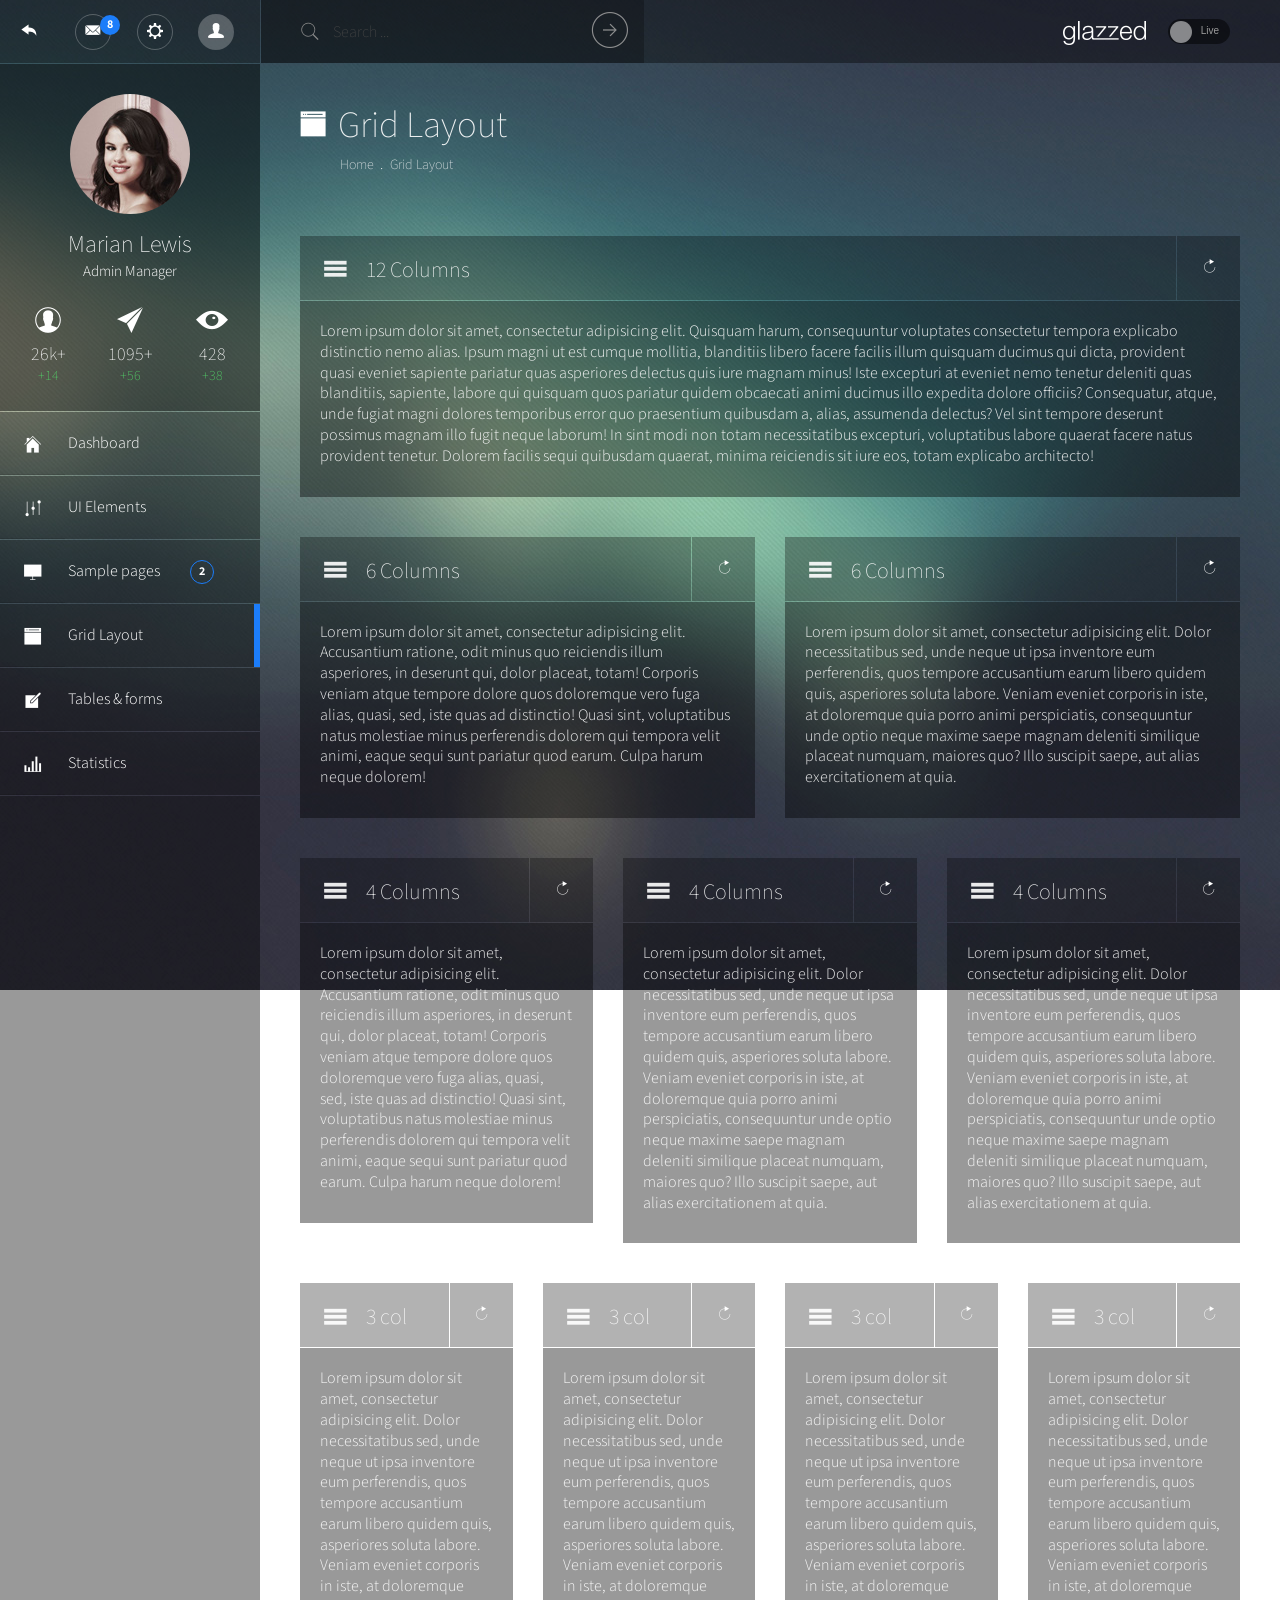
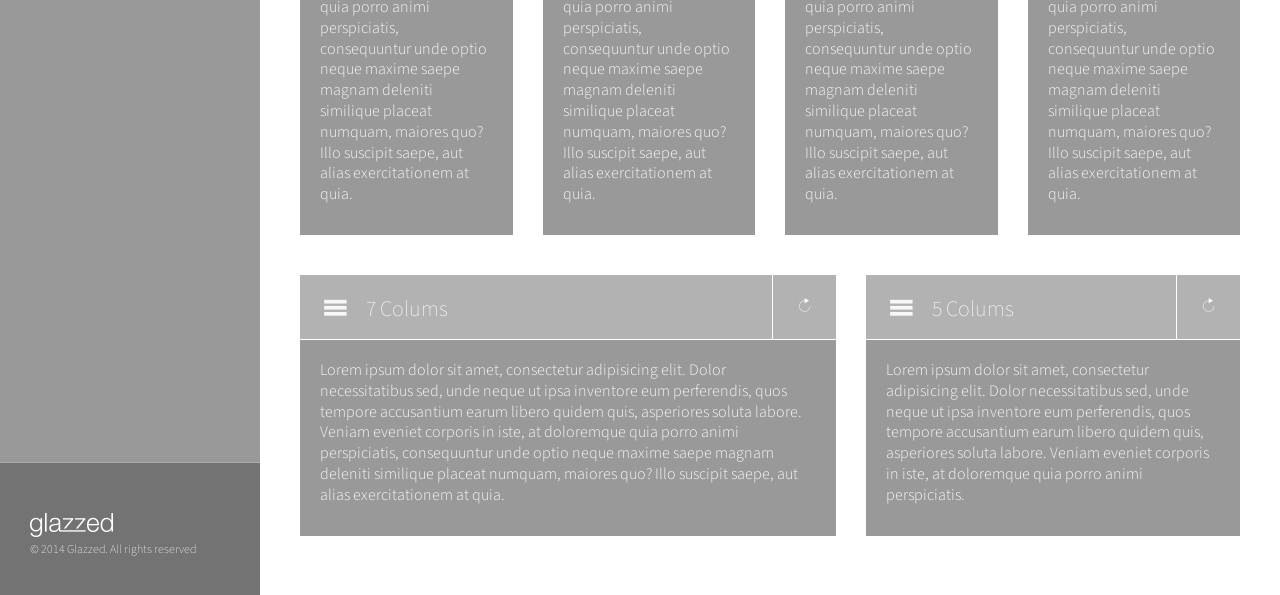
<file: Nieuwe layout/grid.html>
<!DOCTYPE html>
<html lang="en">
<head>
	<meta charset="UTF-8">
	<meta name="viewport" content="width=device-width, initial-scale=1.0">
	<title>Glazzed Admin Theme :: Grid Layout</title>
	
	<link rel="icon" sizes="192x192" href="img/touch-icon.png" /> 
	<link rel="apple-touch-icon" href="img/touch-icon-iphone.png" /> 
	<link rel="apple-touch-icon" sizes="76x76" href="img/touch-icon-ipad.png" /> 
	<link rel="apple-touch-icon" sizes="120x120" href="img/touch-icon-iphone-retina.png" />
	<link rel="apple-touch-icon" sizes="152x152" href="img/touch-icon-ipad-retina.png" />
	
	<link rel="shortcut icon" type="image/x-icon" href="img/favicon.ico" />

	<link rel="stylesheet" type="text/css" href="css/bootstrap.min.css">
	<link rel="stylesheet" type="text/css" href="css/main.min.css">
</head>
<body>
	<div id="loading">
		<div class="loader loader-light loader-large"></div>
	</div>
	<header class="top-bar">
		
		<ul class="profile"> 
			<li>
				<a href="#" class="btn-circle no-circle">
					<i class="pe-7f-back"></i>
				</a>
			</li>
			<li>
				<a href="#" onclick="return false;" class="btn-circle btn-sm">
					<i class="pe-7f-mail"></i>
					<span class="badge badge--blue">8</span>
				</a>
			</li>
			<li>
				<a href="#" onclick="return false;" class="btn-circle btn-sm">
					<i class="pe-7g-sets"></i>
				</a>
			</li>
			<li>
				<a href="#" onclick="return false;" class="btn-circle btn-sm active">
					<i class="pe-7g-user"></i>
				</a>
			</li>
			<li class="mobile-nav">
				<a href="#" onclick="return false;" class="btn-circle btn-sm">
					<i class="pe-7f-menu"></i>
				</a>
			</li>
		</ul>

		<div class="main-search">
			<input type="text" placeholder="Search ..." id="msearch">
			<label for="msearch">
				<i class="pe-7s-search"></i>
			</label>
			<button>
				<i class="pe-7g-arrow-circled pe-rotate-90"></i>
			</button>
		</div>
		
		<div class="main-brand">
			<div class="main-brand__container">
				<div class="main-logo"><img src="img/logo.png"></div>
				<input type="checkbox" id="s-logo" class="sw" />
				<label class="swtc swtc--dark swtc--header" for="s-logo"></label> 
			</div>
		</div>
		
	</header> <!-- /top-bar -->


	<div class="wrapper">

		<aside class="sidebar">
			
			<div class="user-info">
					<figure class="rounded-image profile__img">
						<img class="media-object" src="img/profile.jpg" alt="user">
					</figure>
					<h2 class="user-info__name">Marian Lewis</h2>
					<h3 class="user-info__role">Admin Manager</h3>
					<ul class="user-info__numbers">
						<li>
							<i class="pe-7f-user"></i>
							<p>26k+</p>
							<p>+14</p>
						</li>
						<li>
							<i class="pe-7f-paper-plane"></i>
							<p>1095+</p>
							<p>+56</p>
						</li>
						<li>
							<i class="pe-7g-watch"></i>
							<p>428</p>
							<p>+38</p>
						</li>
					</ul>
				</div> <!-- /user-info -->

				<ul class="main-nav">
					<li>
						<a class="main-nav__link" href="index.html">
							<span class="main-nav__icon"><i class="pe-7f-home"></i></span>
							Dashboard
						</a>
					</li>
					<li>
						<a class="main-nav__link" href="ui.html">
							<span class="main-nav__icon"><i class="pe-7f-edit"></i></span>
							UI Elements
						</a>
					</li>
					<li class="main-nav--collapsible">
						<a class="main-nav__link" href="#" onclick="return false;">
							<span class="main-nav__icon"><i class="pe-7f-monitor"></i></span>
							Sample pages <span class="badge badge--line badge--blue">2</span>
						</a>
						<ul class="main-nav__submenu">
							<li><a href="404.html"><span>Error 404</span></a></li>
							<li><a href="login.html"><span>Login</span></a></li>
						</ul>
					</li>
					<li class="main-nav--active">
						<a class="main-nav__link" href="#">
							<span class="main-nav__icon"><i class="pe-7f-browser"></i></span>
							Grid Layout 
						</a>
					</li>
					<li>
						<a class="main-nav__link" href="tables.html">
							<span class="main-nav__icon"><i class="pe-7f-note"></i></span>
							Tables &amp; forms
						</a>
					</li>
					<li>
						<a class="main-nav__link" href="stats.html">
							<span class="main-nav__icon"><i class="pe-7f-graph3"></i></span>
							Statistics
						</a>
					</li>
				</ul> <!-- /main-nav -->
			
		</aside> <!-- /sidebar -->
		
		<section class="content">
			<header class="main-header">
				<div class="main-header__nav">
					<h1 class="main-header__title">
						<i class="pe-7f-browser"></i>
						<span>Grid Layout</span>
					</h1>
					<ul class="main-header__breadcrumb">
						<li><a href="#" onclick="return false;">Home</a></li>
						<li class="active"><a href="#" onclick="return false;">Grid Layout</a></li>
					</ul>
				</div>
				
			</header> <!-- /main-header -->





				<div class="row">
					
					<div class="col-md-12">
						<article class="widget">
							<header class="widget__header one-btn">
								<div class="widget__title">
									<i class="pe-7f-menu pe-rotate-90"></i><h3>12 Columns</h3>
								</div>
								<div class="widget__config">
									<a href="#"><i class="pe-7f-refresh"></i></a>
								</div>
							</header>
							
							<div class="widget__content widget__grid filled pad20">
								<p>Lorem ipsum dolor sit amet, consectetur adipisicing elit. Quisquam harum, consequuntur voluptates consectetur tempora explicabo distinctio nemo alias. Ipsum magni ut est cumque mollitia, blanditiis libero facere facilis illum quisquam ducimus qui dicta, provident quasi eveniet sapiente pariatur quas asperiores delectus quis iure magnam minus! Iste excepturi at eveniet nemo tenetur deleniti quas blanditiis, sapiente, labore qui quisquam quos pariatur quidem obcaecati animi ducimus illo expedita dolore officiis? Consequatur, atque, unde fugiat magni dolores temporibus error quo praesentium quibusdam a, alias, assumenda delectus? Vel sint tempore deserunt possimus magnam illo fugit neque laborum! In sint modi non totam necessitatibus excepturi, voluptatibus labore quaerat facere natus provident tenetur. Dolorem facilis sequi quibusdam quaerat, minima reiciendis sit iure eos, totam explicabo architecto!</p>
							</div> <!-- /widget__content -->

						</article><!-- /widget -->
					</div>

				</div> <!-- /row -->


				<div class="row">
					
					<div class="col-md-6">
						<article class="widget">
							<header class="widget__header one-btn">
								<div class="widget__title">
									<i class="pe-7f-menu pe-rotate-90"></i><h3>6 Columns</h3>
								</div>
								<div class="widget__config">
									<a href="#"><i class="pe-7f-refresh"></i></a>
								</div>
							</header>
							
							<div class="widget__content widget__grid filled pad20">
								<p>Lorem ipsum dolor sit amet, consectetur adipisicing elit. Accusantium ratione, odit minus quo reiciendis illum asperiores, in deserunt qui, dolor placeat, totam! Corporis veniam atque tempore dolore quos doloremque vero fuga alias, quasi, sed, iste quas ad distinctio! Quasi sint, voluptatibus natus molestiae minus perferendis dolorem qui tempora velit animi, eaque sequi sunt pariatur quod earum. Culpa harum neque dolorem!</p>
							</div> <!-- /widget__content -->

						</article><!-- /widget -->
					</div>

					<div class="col-md-6">
						<article class="widget">
							<header class="widget__header one-btn">
								<div class="widget__title">
									<i class="pe-7f-menu pe-rotate-90"></i><h3>6 Columns</h3>
								</div>
								<div class="widget__config">
									<a href="#"><i class="pe-7f-refresh"></i></a>
								</div>
							</header>
							
							<div class="widget__content widget__grid filled pad20">
								<p>Lorem ipsum dolor sit amet, consectetur adipisicing elit. Dolor necessitatibus sed, unde neque ut ipsa inventore eum perferendis, quos tempore accusantium earum libero quidem quis, asperiores soluta labore. Veniam eveniet corporis in iste, at doloremque quia porro animi perspiciatis, consequuntur unde optio neque maxime saepe magnam deleniti similique placeat numquam, maiores quo? Illo suscipit saepe, aut alias exercitationem at quia.</p>
							</div> <!-- /widget__content -->

						</article><!-- /widget -->
					</div>

				</div> <!-- /row -->


				<div class="row">
					
					<div class="col-md-4">
						<article class="widget">
							<header class="widget__header one-btn">
								<div class="widget__title">
									<i class="pe-7f-menu pe-rotate-90"></i><h3>4 Columns</h3>
								</div>
								<div class="widget__config">
									<a href="#"><i class="pe-7f-refresh"></i></a>
								</div>
							</header>
							
							<div class="widget__content widget__grid filled pad20">
								<p>Lorem ipsum dolor sit amet, consectetur adipisicing elit. Accusantium ratione, odit minus quo reiciendis illum asperiores, in deserunt qui, dolor placeat, totam! Corporis veniam atque tempore dolore quos doloremque vero fuga alias, quasi, sed, iste quas ad distinctio! Quasi sint, voluptatibus natus molestiae minus perferendis dolorem qui tempora velit animi, eaque sequi sunt pariatur quod earum. Culpa harum neque dolorem!</p>
							</div> <!-- /widget__content -->

						</article><!-- /widget -->
					</div>

					<div class="col-md-4">
						<article class="widget">
							<header class="widget__header one-btn">
								<div class="widget__title">
									<i class="pe-7f-menu pe-rotate-90"></i><h3>4 Columns</h3>
								</div>
								<div class="widget__config">
									<a href="#"><i class="pe-7f-refresh"></i></a>
								</div>
							</header>
							
							<div class="widget__content widget__grid filled pad20">
								<p>Lorem ipsum dolor sit amet, consectetur adipisicing elit. Dolor necessitatibus sed, unde neque ut ipsa inventore eum perferendis, quos tempore accusantium earum libero quidem quis, asperiores soluta labore. Veniam eveniet corporis in iste, at doloremque quia porro animi perspiciatis, consequuntur unde optio neque maxime saepe magnam deleniti similique placeat numquam, maiores quo? Illo suscipit saepe, aut alias exercitationem at quia.</p>
							</div> <!-- /widget__content -->

						</article><!-- /widget -->
					</div>


					<div class="col-md-4">
						<article class="widget">
							<header class="widget__header one-btn">
								<div class="widget__title">
									<i class="pe-7f-menu pe-rotate-90"></i><h3>4 Columns</h3>
								</div>
								<div class="widget__config">
									<a href="#"><i class="pe-7f-refresh"></i></a>
								</div>
							</header>
							
							<div class="widget__content widget__grid filled pad20">
								<p>Lorem ipsum dolor sit amet, consectetur adipisicing elit. Dolor necessitatibus sed, unde neque ut ipsa inventore eum perferendis, quos tempore accusantium earum libero quidem quis, asperiores soluta labore. Veniam eveniet corporis in iste, at doloremque quia porro animi perspiciatis, consequuntur unde optio neque maxime saepe magnam deleniti similique placeat numquam, maiores quo? Illo suscipit saepe, aut alias exercitationem at quia.</p>
							</div> <!-- /widget__content -->

						</article><!-- /widget -->
					</div>

				</div> <!-- /row -->



				<div class="row">
					
					<div class="col-md-3">
						<article class="widget">
							<header class="widget__header one-btn">
								<div class="widget__title">
									<i class="pe-7f-menu pe-rotate-90"></i><h3>3 col</h3>
								</div>
								<div class="widget__config">
									<a href="#"><i class="pe-7f-refresh"></i></a>
								</div>
							</header>
							
							<div class="widget__content widget__grid filled pad20">
								<p>Lorem ipsum dolor sit amet, consectetur adipisicing elit. Dolor necessitatibus sed, unde neque ut ipsa inventore eum perferendis, quos tempore accusantium earum libero quidem quis, asperiores soluta labore. Veniam eveniet corporis in iste, at doloremque quia porro animi perspiciatis, consequuntur unde optio neque maxime saepe magnam deleniti similique placeat numquam, maiores quo? Illo suscipit saepe, aut alias exercitationem at quia.</p>
							</div> <!-- /widget__content -->

						</article><!-- /widget -->
					</div>

					<div class="col-md-3">
						<article class="widget">
							<header class="widget__header one-btn">
								<div class="widget__title">
									<i class="pe-7f-menu pe-rotate-90"></i><h3>3 col</h3>
								</div>
								<div class="widget__config">
									<a href="#"><i class="pe-7f-refresh"></i></a>
								</div>
							</header>
							
							<div class="widget__content widget__grid filled pad20">
								<p>Lorem ipsum dolor sit amet, consectetur adipisicing elit. Dolor necessitatibus sed, unde neque ut ipsa inventore eum perferendis, quos tempore accusantium earum libero quidem quis, asperiores soluta labore. Veniam eveniet corporis in iste, at doloremque quia porro animi perspiciatis, consequuntur unde optio neque maxime saepe magnam deleniti similique placeat numquam, maiores quo? Illo suscipit saepe, aut alias exercitationem at quia.</p>
							</div> <!-- /widget__content -->

						</article><!-- /widget -->
					</div>


					<div class="col-md-3">
						<article class="widget">
							<header class="widget__header one-btn">
								<div class="widget__title">
									<i class="pe-7f-menu pe-rotate-90"></i><h3>3 col</h3>
								</div>
								<div class="widget__config">
									<a href="#"><i class="pe-7f-refresh"></i></a>
								</div>
							</header>
							
							<div class="widget__content widget__grid filled pad20">
								<p>Lorem ipsum dolor sit amet, consectetur adipisicing elit. Dolor necessitatibus sed, unde neque ut ipsa inventore eum perferendis, quos tempore accusantium earum libero quidem quis, asperiores soluta labore. Veniam eveniet corporis in iste, at doloremque quia porro animi perspiciatis, consequuntur unde optio neque maxime saepe magnam deleniti similique placeat numquam, maiores quo? Illo suscipit saepe, aut alias exercitationem at quia.</p>
							</div> <!-- /widget__content -->

						</article><!-- /widget -->
					</div>

					<div class="col-md-3">
						<article class="widget">
							<header class="widget__header one-btn">
								<div class="widget__title">
									<i class="pe-7f-menu pe-rotate-90"></i><h3>3 col</h3>
								</div>
								<div class="widget__config">
									<a href="#"><i class="pe-7f-refresh"></i></a>
								</div>
							</header>
							
							<div class="widget__content widget__grid filled pad20">
								<p>Lorem ipsum dolor sit amet, consectetur adipisicing elit. Dolor necessitatibus sed, unde neque ut ipsa inventore eum perferendis, quos tempore accusantium earum libero quidem quis, asperiores soluta labore. Veniam eveniet corporis in iste, at doloremque quia porro animi perspiciatis, consequuntur unde optio neque maxime saepe magnam deleniti similique placeat numquam, maiores quo? Illo suscipit saepe, aut alias exercitationem at quia.</p>
							</div> <!-- /widget__content -->

						</article><!-- /widget -->
					</div>

				</div> <!-- /row -->

				<div class="row">
					<div class="col-md-7">
						<article class="widget">
							<header class="widget__header one-btn">
								<div class="widget__title">
									<i class="pe-7f-menu pe-rotate-90"></i><h3>7 Colums</h3>
								</div>
								<div class="widget__config">
									<a href="#"><i class="pe-7f-refresh"></i></a>
								</div>
							</header>
							
							<div class="widget__content widget__grid filled pad20">
								<p>Lorem ipsum dolor sit amet, consectetur adipisicing elit. Dolor necessitatibus sed, unde neque ut ipsa inventore eum perferendis, quos tempore accusantium earum libero quidem quis, asperiores soluta labore. Veniam eveniet corporis in iste, at doloremque quia porro animi perspiciatis, consequuntur unde optio neque maxime saepe magnam deleniti similique placeat numquam, maiores quo? Illo suscipit saepe, aut alias exercitationem at quia.</p>
							</div> <!-- /widget__content -->

						</article><!-- /widget -->

					</div> 

					<div class="col-md-5">
						<article class="widget">
							<header class="widget__header one-btn">
								<div class="widget__title">
									<i class="pe-7f-menu pe-rotate-90"></i><h3>5 Colums</h3>
								</div>
								<div class="widget__config">
									<a href="#"><i class="pe-7f-refresh"></i></a>
								</div>
							</header>
							
							<div class="widget__content widget__grid filled pad20">
								<p>Lorem ipsum dolor sit amet, consectetur adipisicing elit. Dolor necessitatibus sed, unde neque ut ipsa inventore eum perferendis, quos tempore accusantium earum libero quidem quis, asperiores soluta labore. Veniam eveniet corporis in iste, at doloremque quia porro animi perspiciatis.</p>
							</div> <!-- /widget__content -->

						</article><!-- /widget -->

					</div> 

				</div> <!-- /row -->



			<footer class="footer-brand">
				<img src="img/logo_trim.png">
				<p>© 2014 Glazzed. All rights reserved</p>
			</footer>


		</section> <!-- /content -->

	</div>


	
	<script type="text/javascript" src="js/main.js"></script>
	<script type="text/javascript" src="js/amcharts/amcharts.js"></script>
	<script type="text/javascript" src="js/amcharts/serial.js"></script>
	<script type="text/javascript" src="js/amcharts/pie.js"></script>
	<script type="text/javascript" src="js/chart.js"></script>
</body>
</html>
</file>
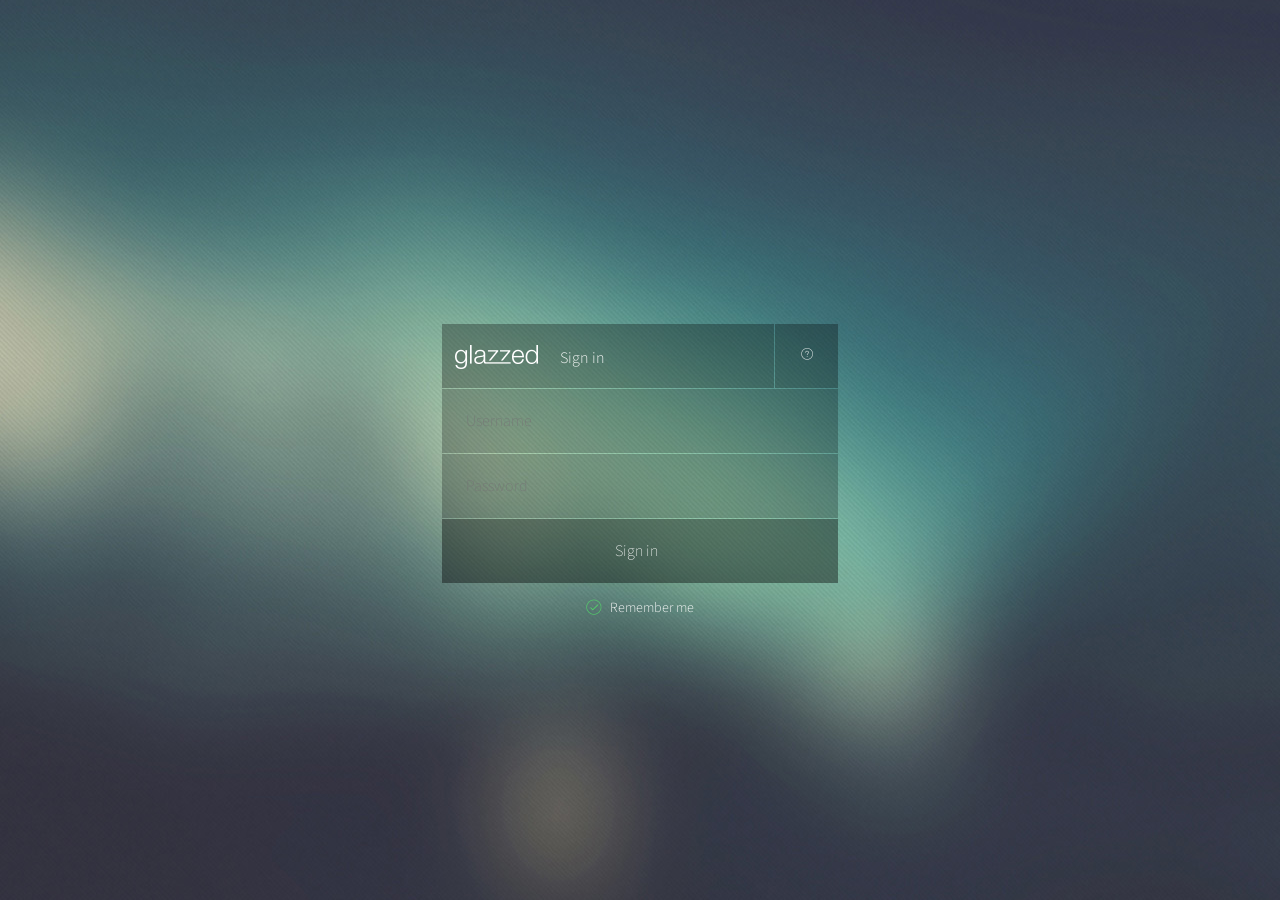
<file: Nieuwe layout/login.html>
<!DOCTYPE html>
<html lang="en">
<head>
	<meta charset="UTF-8">
	<meta name="viewport" content="width=device-width, initial-scale=1.0">
	<title>Glazzed Admin Theme :: Sign in</title>
	
	<link rel="icon" sizes="192x192" href="img/touch-icon.png" /> 
	<link rel="apple-touch-icon" href="img/touch-icon-iphone.png" /> 
	<link rel="apple-touch-icon" sizes="76x76" href="img/touch-icon-ipad.png" /> 
	<link rel="apple-touch-icon" sizes="120x120" href="img/touch-icon-iphone-retina.png" />
	<link rel="apple-touch-icon" sizes="152x152" href="img/touch-icon-ipad-retina.png" />
	
	<link rel="shortcut icon" type="image/x-icon" href="img/favicon.ico" />

	<link rel="stylesheet" type="text/css" href="css/bootstrap.min.css">
	<link rel="stylesheet" type="text/css" href="css/main.min.css">
</head>
<body>
	<div id="loading">
		<div class="loader loader-light loader-large"></div>
	</div>

	
				
				
					<div>
					
					<div class="col-md-4  col-md-offset-4">
						<article class="widget widget__login">
							<header class="widget__header one-btn">
								<div class="widget__title">
									<div class="main-logo"><img src="img/logo.png"></div> Sign in
								</div>
								<div class="widget__config">
									<a href="#" onclick="window.location.href = 'index.html'"><i class="pe-7s-help1"></i></a>
								</div>
							</header>

							<div class="widget__content">
								<input type="text" placeholder="Username">
								<input type="password" placeholder="Password">
								<button onclick="window.location.href = 'index.html'">Sign in</button>
							</div>
							<div class="login__remember text-center">
								<input type="checkbox" class="custom-checkbox" id="cc1" checked>
								<label for="cc1"></label>
								Remember me
							</div>
						</article><!-- /widget -->
					</div>
				</div>



	 
	<script type="text/javascript" src="js/main.js"></script>
	<script type="text/javascript" src="js/amcharts/amcharts.js"></script>
	<script type="text/javascript" src="js/amcharts/serial.js"></script>
	<script type="text/javascript" src="js/amcharts/pie.js"></script>
	<script type="text/javascript" src="js/chart.js"></script>
</body>
</html>
</file>
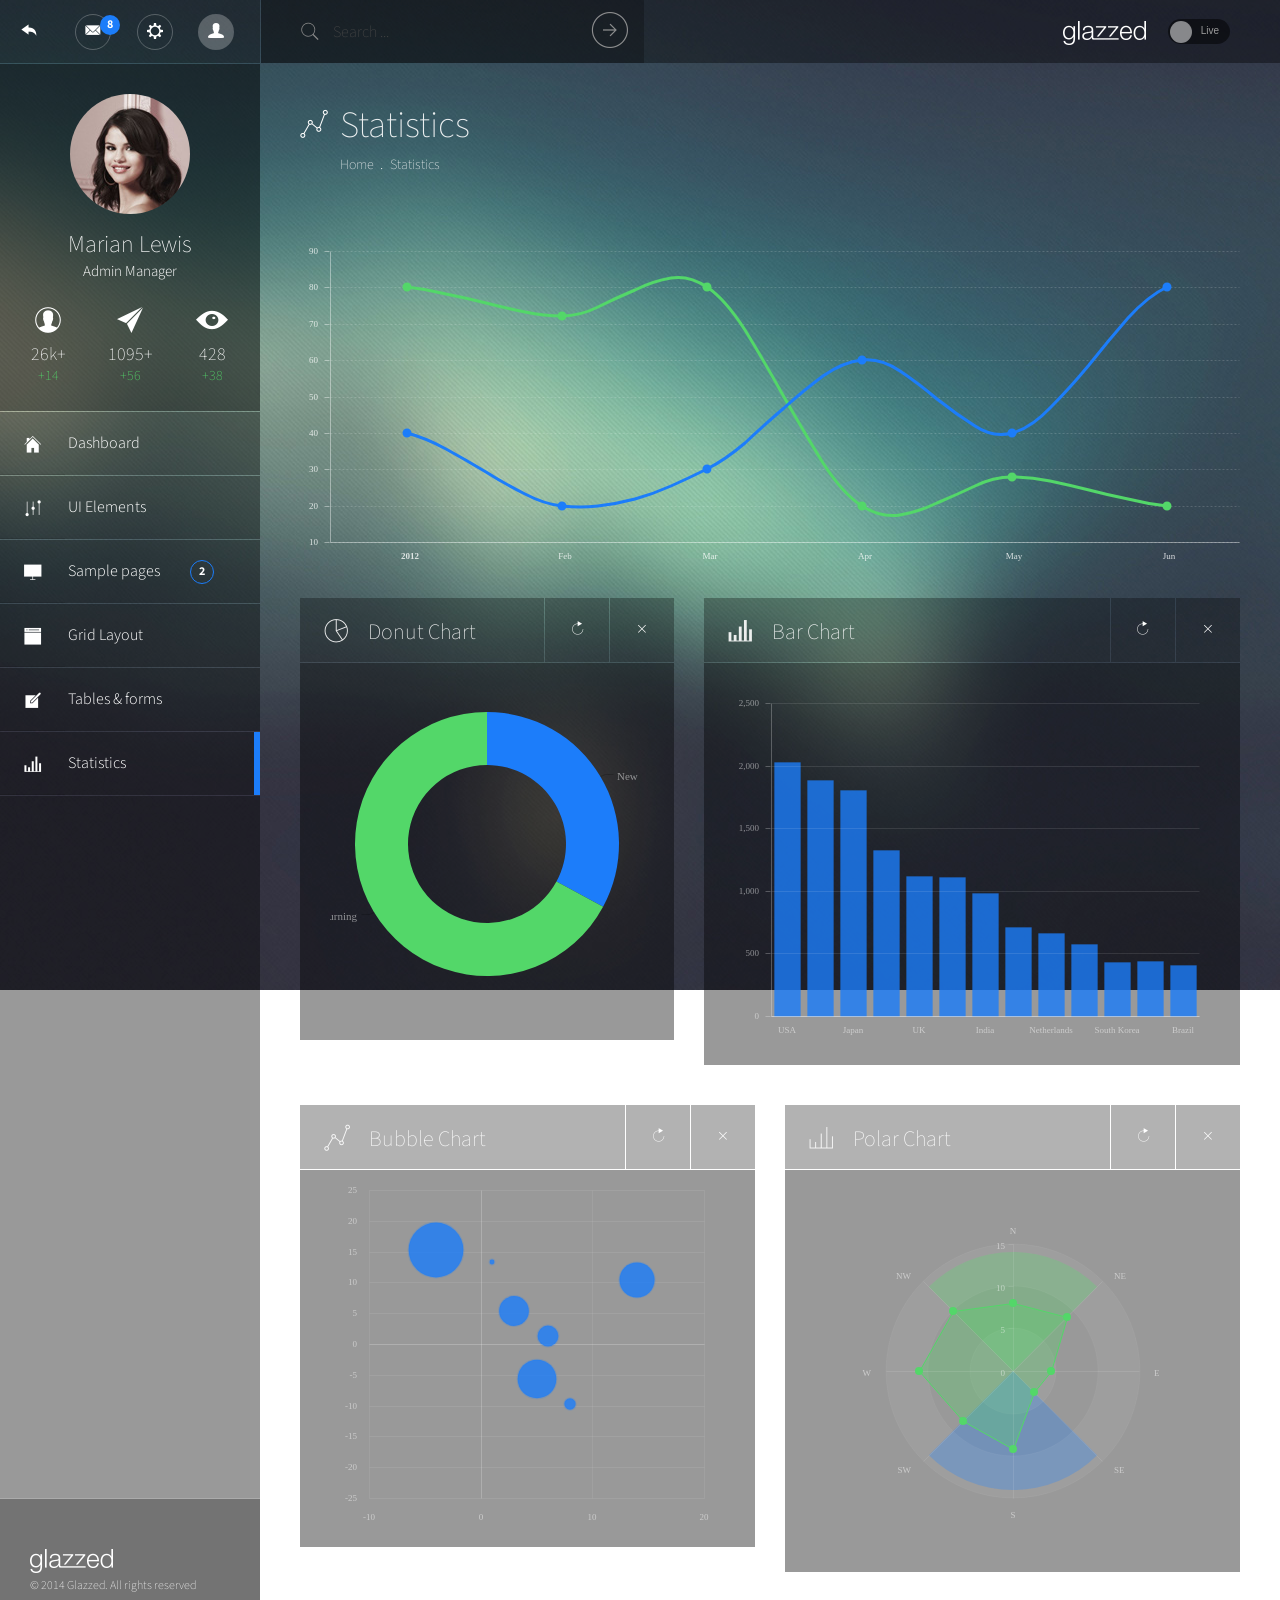
<file: Nieuwe layout/stats.html>
<!DOCTYPE html>
<html lang="en">
<head>
	<meta charset="UTF-8">
	<meta name="viewport" content="width=device-width, initial-scale=1.0">
	<title>Glazzed Admin Theme :: Statistics</title>
	
	<link rel="icon" sizes="192x192" href="img/touch-icon.png" /> 
	<link rel="apple-touch-icon" href="img/touch-icon-iphone.png" /> 
	<link rel="apple-touch-icon" sizes="76x76" href="img/touch-icon-ipad.png" /> 
	<link rel="apple-touch-icon" sizes="120x120" href="img/touch-icon-iphone-retina.png" />
	<link rel="apple-touch-icon" sizes="152x152" href="img/touch-icon-ipad-retina.png" />
	
	<link rel="shortcut icon" type="image/x-icon" href="img/favicon.ico" />

	<link rel="stylesheet" type="text/css" href="css/bootstrap.min.css">
	<link rel="stylesheet" type="text/css" href="css/main.min.css">
</head>
<body>
	<div id="loading">
		<div class="loader loader-light loader-large"></div>
	</div>
	<header class="top-bar">
		
		<ul class="profile"> 
			<li>
				<a href="#" class="btn-circle no-circle">
					<i class="pe-7f-back"></i>
				</a>
			</li>
			<li>
				<a href="#" onclick="return false;" class="btn-circle btn-sm">
					<i class="pe-7f-mail"></i>
					<span class="badge badge--blue">8</span>
				</a>
			</li>
			<li>
				<a href="#" onclick="return false;" class="btn-circle btn-sm">
					<i class="pe-7g-sets"></i>
				</a>
			</li>
			<li>
				<a href="#" onclick="return false;" class="btn-circle btn-sm active">
					<i class="pe-7g-user"></i>
				</a>
			</li>
			<li class="mobile-nav">
				<a href="#" onclick="return false;" class="btn-circle btn-sm">
					<i class="pe-7f-menu"></i>
				</a>
			</li>
		</ul>

		<div class="main-search">
			<input type="text" placeholder="Search ..." id="msearch">
			<label for="msearch">
				<i class="pe-7s-search"></i>
			</label>
			<button>
				<i class="pe-7g-arrow-circled pe-rotate-90"></i>
			</button>
		</div>
		
		<div class="main-brand">
			<div class="main-brand__container">
				<div class="main-logo"><img src="img/logo.png"></div>
				<input type="checkbox" id="s-logo" class="sw" />
				<label class="swtc swtc--dark swtc--header" for="s-logo"></label> 
			</div>
		</div>
		
	</header> <!-- /top-bar -->


	<div class="wrapper">

		<aside class="sidebar">
			
			<div class="user-info">
					<figure class="rounded-image profile__img">
						<img class="media-object" src="img/profile.jpg" alt="user">
					</figure>
					<h2 class="user-info__name">Marian Lewis</h2>
					<h3 class="user-info__role">Admin Manager</h3>
					<ul class="user-info__numbers">
						<li>
							<i class="pe-7f-user"></i>
							<p>26k+</p>
							<p>+14</p>
						</li>
						<li>
							<i class="pe-7f-paper-plane"></i>
							<p>1095+</p>
							<p>+56</p>
						</li>
						<li>
							<i class="pe-7g-watch"></i>
							<p>428</p>
							<p>+38</p>
						</li>
					</ul>
				</div> <!-- /user-info -->

				<ul class="main-nav">
					<li>
						<a class="main-nav__link" href="index.html">
							<span class="main-nav__icon"><i class="pe-7f-home"></i></span>
							Dashboard
						</a>
					</li>
					<li>
						<a class="main-nav__link" href="ui.html">
							<span class="main-nav__icon"><i class="pe-7f-edit"></i></span>
							UI Elements
						</a>
					</li>
					<li class="main-nav--collapsible">
						<a class="main-nav__link" href="#" onclick="return false;">
							<span class="main-nav__icon"><i class="pe-7f-monitor"></i></span>
							Sample pages <span class="badge badge--line badge--blue">2</span>
						</a>
						<ul class="main-nav__submenu">
							<li><a href="404.html"><span>Error 404</span></a></li>
							<li><a href="login.html"><span>Login</span></a></li>
						</ul>
					</li>
					<li>
						<a class="main-nav__link" href="grid.html">
							<span class="main-nav__icon"><i class="pe-7f-browser"></i></span>
							Grid Layout 
						</a>
					</li>
					<li>
						<a class="main-nav__link" href="tables.html">
							<span class="main-nav__icon"><i class="pe-7f-note"></i></span>
							Tables &amp; forms
						</a>
					</li>
					<li class="main-nav--active">
						<a class="main-nav__link" href="#">
							<span class="main-nav__icon"><i class="pe-7f-graph3"></i></span>
							Statistics
						</a>
					</li>
				</ul> <!-- /main-nav -->
			
		</aside> <!-- /sidebar -->
		
		<section class="content">
			<header class="main-header">
				<div class="main-header__nav">
					<h1 class="main-header__title">
						<i class="pe-7s-graph1"></i>
						<span>Statistics</span>
					</h1>
					<ul class="main-header__breadcrumb">
						<li><a href="#" onclick="return false;">Home</a></li>
						<li class="active"><a href="#" onclick="return false;">Statistics</a></li>
					</ul>
				</div>
				
			</header> <!-- /main-header -->



				<div class="row">
					<div class="col-md-12">
						<div id="chartdiv" style="width: 100%; height: 362px;"></div>
					</div>
				</div>




				<div class="row">
					
					<div class="col-md-5">
						<article class="widget">
							<header class="widget__header">
								<div class="widget__title">
									<i class="pe-7s-graph"></i><h3>Donut Chart</h3>
								</div>
								<div class="widget__config">
									<a href="#"><i class="pe-7f-refresh"></i></a>
									<a href="#"><i class="pe-7s-close"></i></a>
								</div>
							</header>
							
							<div class="widget__content filled widget-ui">
								
								<div class="row">
									<div class="col-md-12 text-center">
										<div id="chartdiv3" style="width: 100%; height: 362px;"></div>
									</div>
								</div>
								
								
							</div> <!-- /widget__content -->

						</article><!-- /widget -->
					</div>

					<div class="col-md-7">
						<article class="widget">
							<header class="widget__header">
								<div class="widget__title">
									<i class="pe-7f-graph3"></i><h3>Bar Chart</h3>
								</div>
								<div class="widget__config">
									<a href="#"><i class="pe-7f-refresh"></i></a>
									<a href="#"><i class="pe-7s-close"></i></a>
								</div>
							</header>

							<div class="widget__content filled pad20">
								
								<div class="row">
									<div class="col-md-12 text-center btn__showcase2">
										<div id="chartdiv2" style="width: 100%; height: 362px;"></div>
									</div>

								</div>

							</div>
						</article><!-- /widget -->
					</div>


				</div> <!-- /row -->


				<div class="row">
					
					<div class="col-md-6">
						<article class="widget">
							<header class="widget__header">
								<div class="widget__title">
									<i class="pe-7s-graph1"></i><h3>Bubble Chart</h3>
								</div>
								<div class="widget__config">
									<a href="#"><i class="pe-7f-refresh"></i></a>
									<a href="#"><i class="pe-7s-close"></i></a>
								</div>
							</header>
							
							<div class="widget__content filled widget-ui">
								
								<div class="row">
									<div class="col-md-12 text-center">
										<div id="chartdiv4" style="width: 100%; height: 362px;"></div>
									</div>
								</div>
								
								
							</div> <!-- /widget__content -->

						</article><!-- /widget -->
					</div>

					<div class="col-md-6">
						<article class="widget">
							<header class="widget__header">
								<div class="widget__title">
									<i class="pe-7s-graph3"></i><h3>Polar Chart</h3>
								</div>
								<div class="widget__config">
									<a href="#"><i class="pe-7f-refresh"></i></a>
									<a href="#"><i class="pe-7s-close"></i></a>
								</div>
							</header>

							<div class="widget__content filled pad20">
								
								<div class="row">
									<div class="col-md-12 text-center btn__showcase2">
										<div id="chartdiv5" style="width: 100%; height: 362px;"></div>
									</div>

								</div>

							</div>
						</article><!-- /widget -->
					</div>


				</div> <!-- /row -->

				


			<footer class="footer-brand">
				<img src="img/logo_trim.png">
				<p>© 2014 Glazzed. All rights reserved</p>
			</footer>


		</section> <!-- /content -->

	</div>


	
	<script type="text/javascript" src="js/main.js"></script>
	<script type="text/javascript" src="js/amcharts/amcharts.js"></script>
	<script type="text/javascript" src="js/amcharts/serial.js"></script>
	<script type="text/javascript" src="js/amcharts/pie.js"></script>
	<script type="text/javascript" src="js/amcharts/xy.js"></script>
	<script type="text/javascript" src="js/amcharts/radar.js"></script>
	<script type="text/javascript" src="js/charts.js"></script>
</body>
</html>
</file>
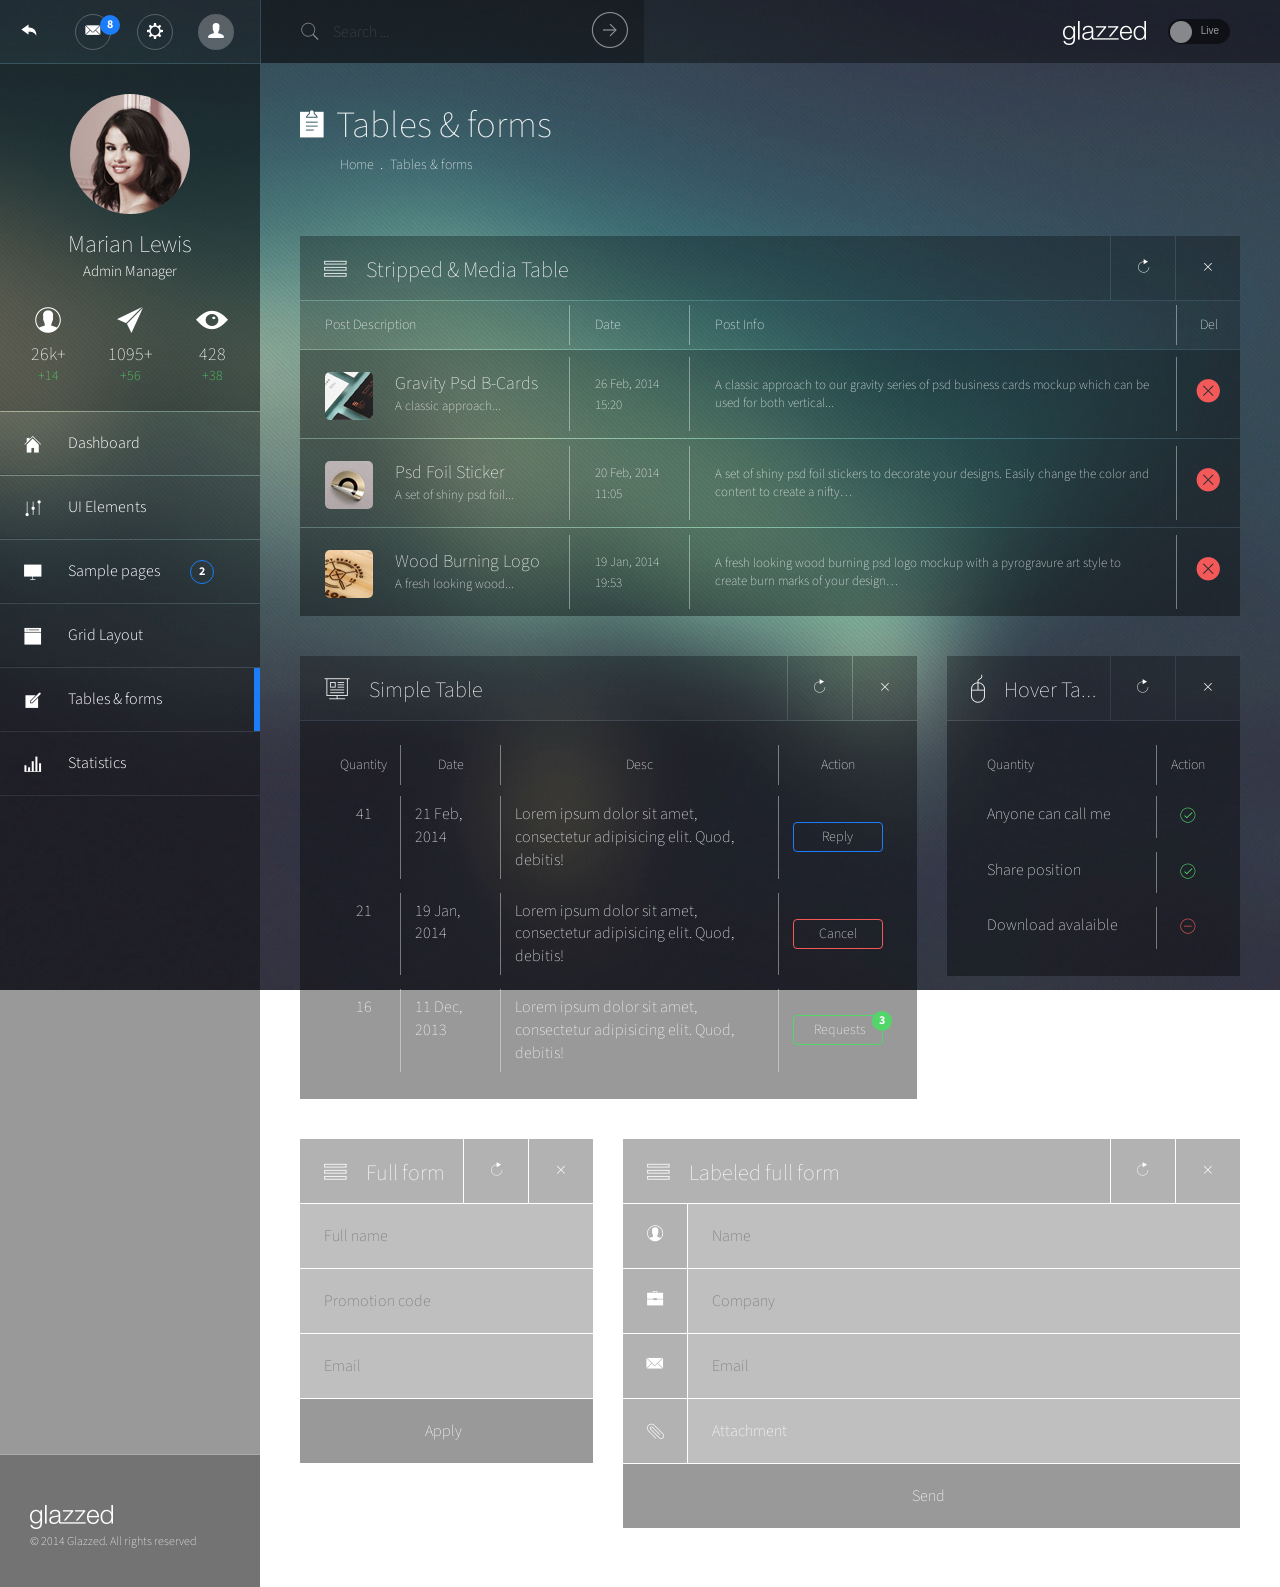
<file: Nieuwe layout/tables.html>
<!DOCTYPE html>
<html lang="en">
<head>
	<meta charset="UTF-8">
	<meta name="viewport" content="width=device-width, initial-scale=1.0">
	<title>Glazzed Admin Theme :: Statistics</title>
	
	<link rel="icon" sizes="192x192" href="img/touch-icon.png" /> 
	<link rel="apple-touch-icon" href="img/touch-icon-iphone.png" /> 
	<link rel="apple-touch-icon" sizes="76x76" href="img/touch-icon-ipad.png" /> 
	<link rel="apple-touch-icon" sizes="120x120" href="img/touch-icon-iphone-retina.png" />
	<link rel="apple-touch-icon" sizes="152x152" href="img/touch-icon-ipad-retina.png" />
	
	<link rel="shortcut icon" type="image/x-icon" href="img/favicon.ico" />

	<link rel="stylesheet" type="text/css" href="css/bootstrap.min.css">
	<link rel="stylesheet" type="text/css" href="css/main.min.css">
</head>
<body>
	<div id="loading">
		<div class="loader loader-light loader-large"></div>
	</div>
	<header class="top-bar">
		
		<ul class="profile"> 
			<li>
				<a href="#" class="btn-circle no-circle">
					<i class="pe-7f-back"></i>
				</a>
			</li>
			<li>
				<a href="#" onclick="return false;" class="btn-circle btn-sm">
					<i class="pe-7f-mail"></i>
					<span class="badge badge--blue">8</span>
				</a>
			</li>
			<li>
				<a href="#" onclick="return false;" class="btn-circle btn-sm">
					<i class="pe-7g-sets"></i>
				</a>
			</li>
			<li>
				<a href="#" onclick="return false;" class="btn-circle btn-sm active">
					<i class="pe-7g-user"></i>
				</a>
			</li>
			<li class="mobile-nav">
				<a href="#" onclick="return false;" class="btn-circle btn-sm">
					<i class="pe-7f-menu"></i>
				</a>
			</li>
		</ul>

		<div class="main-search">
			<input type="text" placeholder="Search ..." id="msearch">
			<label for="msearch">
				<i class="pe-7s-search"></i>
			</label>
			<button>
				<i class="pe-7g-arrow-circled pe-rotate-90"></i>
			</button>
		</div>
		
		<div class="main-brand">
			<div class="main-brand__container">
				<div class="main-logo"><img src="img/logo.png"></div>
				<input type="checkbox" id="s-logo" class="sw" />
				<label class="swtc swtc--dark swtc--header" for="s-logo"></label> 
			</div>
		</div>
		
	</header> <!-- /top-bar -->


	<div class="wrapper">

		<aside class="sidebar">
			
			<div class="user-info">
					<figure class="rounded-image profile__img">
						<img class="media-object" src="img/profile.jpg" alt="user">
					</figure>
					<h2 class="user-info__name">Marian Lewis</h2>
					<h3 class="user-info__role">Admin Manager</h3>
					<ul class="user-info__numbers">
						<li>
							<i class="pe-7f-user"></i>
							<p>26k+</p>
							<p>+14</p>
						</li>
						<li>
							<i class="pe-7f-paper-plane"></i>
							<p>1095+</p>
							<p>+56</p>
						</li>
						<li>
							<i class="pe-7g-watch"></i>
							<p>428</p>
							<p>+38</p>
						</li>
					</ul>
				</div> <!-- /user-info -->

				<ul class="main-nav">
					<li>
						<a class="main-nav__link" href="index.html">
							<span class="main-nav__icon"><i class="pe-7f-home"></i></span>
							Dashboard
						</a>
					</li>
					<li>
						<a class="main-nav__link" href="ui.html">
							<span class="main-nav__icon"><i class="pe-7f-edit"></i></span>
							UI Elements
						</a>
					</li>
					<li class="main-nav--collapsible">
						<a class="main-nav__link" href="#" onclick="return false;">
							<span class="main-nav__icon"><i class="pe-7f-monitor"></i></span>
							Sample pages <span class="badge badge--line badge--blue">2</span>
						</a>
						<ul class="main-nav__submenu">
							<li><a href="404.html"><span>Error 404</span></a></li>
							<li><a href="login.html"><span>Login</span></a></li>
						</ul>
					</li>
					<li>
						<a class="main-nav__link" href="grid.html">
							<span class="main-nav__icon"><i class="pe-7f-browser"></i></span>
							Grid Layout 
						</a>
					</li>
					<li class="main-nav--active">
						<a class="main-nav__link" href="tables.html">
							<span class="main-nav__icon"><i class="pe-7f-note"></i></span>
							Tables &amp; forms
						</a>
					</li>
					<li>
						<a class="main-nav__link" href="stats.html">
							<span class="main-nav__icon"><i class="pe-7f-graph3"></i></span>
							Statistics
						</a>
					</li>
				</ul> <!-- /main-nav -->
			
		</aside> <!-- /sidebar -->
		
		<section class="content">
			<header class="main-header">
				<div class="main-header__nav">
					<h1 class="main-header__title">
						<i class="pe-7f-note2"></i>
						<span>Tables &amp; forms</span>
					</h1>
					<ul class="main-header__breadcrumb">
						<li><a href="#" onclick="return false;">Home</a></li>
						<li class="active"><a href="#" onclick="return false;">Tables &amp; forms</a></li>
					</ul>
				</div>
				
			</header> <!-- /main-header -->


				<div class="row">
					
					<div class="col-md-12">
						<article class="widget">
							<header class="widget__header">
								<div class="widget__title">
									<i class="pe-7s-menu"></i><h3>Stripped &amp; Media Table</h3>
								</div>
								<div class="widget__config">
									<a href="#"><i class="pe-7f-refresh"></i></a>
									<a href="#"><i class="pe-7s-close"></i></a>
								</div>
							</header>
							
							<div class="widget__content table-responsive">
								
								<table class="table table-striped media-table">
							  	<thead>
							  		<tr>
							  			<th width="270">Post Description</th>
							  			<th width="120">Date</th>
							  			<th>Post Info</th>
							  			<th>Del</th>
							  		</tr>
							  	</thead>
							  	<tbody>

							  	
							  		<tr class="spacer"></tr>
							  		<tr>
							  			<td>
							  				<div class="media">
													<figure class="pull-left post__img">
														<img class="media-object" src="img/post1.jpg" alt="user">
													</figure>
													<div class="media-body post_desc">
														<h3>Gravity Psd B-Cards</h3>
														<p>A classic approach...</p>
													</div>
												</div>
							  			</td>
							  			<td>
							  				<p class="post__date">26 Feb, 2014 <br>15:20</p>
							  			</td>
							  			<td>
							  				<p class="post__info">A classic approach to our gravity series of psd business cards mockup which can be used for both vertical...</p>
							  			</td>
							  			<td>
							  				<a href="#" onclick="return false;" class="post__del"><i class="pe-7f-close"></i></a>
							  			</td>
							  		</tr>

							  		<tr class="spacer"></tr>
							  		<tr>
							  			<td>
							  				<div class="media">
													<figure class="pull-left post__img">
														<img class="media-object" src="img/post2.jpg" alt="user">
													</figure>
													<div class="media-body post_desc">
														<h3>Psd Foil Sticker</h3>
														<p>A set of shiny psd foil...</p>
													</div>
												</div>
							  			</td>
							  			<td>
							  				<p class="post__date">20 Feb, 2014 <br>11:05</p>
							  			</td>
							  			<td>
							  				<p class="post__info">A set of shiny psd foil stickers to decorate your designs. Easily change the color and content to create a nifty…</p>
							  			</td>
							  			<td>
							  				<a href="#" onclick="return false;" class="post__del"><i class="pe-7f-close"></i></a>
							  			</td>
							  		</tr>

							  		<tr class="spacer"></tr>
							  		<tr>
							  			<td>
							  				<div class="media">
													<figure class="pull-left post__img">
														<img class="media-object" src="img/post3.jpg" alt="user">
													</figure>
													<div class="media-body post_desc">
														<h3>Wood Burning Logo</h3>
														<p>A fresh looking wood...</p>
													</div>
												</div>
							  			</td>
							  			<td>
							  				<p class="post__date">19 Jan, 2014 <br>19:53</p>
							  			</td>
							  			<td>
							  				<p class="post__info">A fresh looking wood burning psd logo mockup with a pyrogravure art style to create burn marks of your design…</p>
							  			</td>
							  			<td>
							  				<a href="#" onclick="return false;" class="post__del"><i class="pe-7f-close"></i></a>
							  			</td>
							  		</tr>

							  	</tbody>
								</table>
								

								
							</div> <!-- /widget__content -->

						</article><!-- /widget -->
					</div>


				</div> <!-- /row -->


				<div class="row">
					
					<div class="col-md-8">
						<article class="widget">
							<header class="widget__header">
								<div class="widget__title">
									<i class="pe-7s-display2"></i><h3>Simple Table</h3>
								</div>
								<div class="widget__config">
									<a href="#"><i class="pe-7f-refresh"></i></a>
									<a href="#"><i class="pe-7s-close"></i></a>
								</div>
							</header>
							
							<div class="widget__content filled table-responsive pad20">
								
										
								<table class="table  media-table">
							  	<thead>
							  		<tr>
							  			<th >Quantity</th>
							  			<th class="text-center" width="100">Date</th>
							  			<th class="text-center">Desc</th>
							  			<th class="text-center">Action</th>
							  		</tr>
							  	</thead>
							  	<tbody>

							  	
							  		
							  		<tr>
							  			<td class="text-center">
							  				41
							  			</td>
							  			<td>
							  				21 Feb, 2014
							  			</td>
							  			<td>
							  				Lorem ipsum dolor sit amet, consectetur adipisicing elit. Quod, debitis!
							  			</td>
							  			<td>
							  				<button class="btn blue fixed">Reply</button>
							  			</td>
							  		</tr>

							  		<tr>
							  			<td class="text-center">
							  				21
							  			</td>
							  			<td>
							  				19 Jan, 2014
							  			</td>
							  			<td>
							  				Lorem ipsum dolor sit amet, consectetur adipisicing elit. Quod, debitis!
							  			</td>
							  			<td>
							  				<button class="btn red fixed">Cancel</button>
							  			</td>
							  		</tr>

							  		<tr>
							  			<td class="text-center">
							  				16
							  			</td>
							  			<td>
							  				11 Dec, 2013
							  			</td>
							  			<td>
							  				Lorem ipsum dolor sit amet, consectetur adipisicing elit. Quod, debitis!
							  			</td>
							  			<td>
							  				<button class="btn green fixed">
							  					Requests
							  					<span class="badge badge--green">3</span>
							  				</button>
							  			</td>
							  		</tr>

							  	

							  	</tbody>
								</table>
								
								
							</div> <!-- /widget__content -->

						</article><!-- /widget -->
					</div>

					<div class="col-md-4">
						<article class="widget">
							<header class="widget__header">
								<div class="widget__title">
									<i class="pe-7s-mouse"></i><h3>Hover Table</h3>
								</div>
								<div class="widget__config">
									<a href="#"><i class="pe-7f-refresh"></i></a>
									<a href="#"><i class="pe-7s-close"></i></a>
								</div>
							</header>

							<div class="widget__content filled pad20">
								
								<div class="row">
									<div class="col-md-12 text-center btn__showcase2">
										
										<table class="table table-hover media-table">
									  	<thead>
									  		<tr>
									  			<th>Quantity</th>
									  			<th>Action</th>
									  		</tr>
									  	</thead>
									  	<tbody>

									  	
									  		
									  		<tr>
									  			<td class="text-left">
									  				Anyone can call me
									  			</td>
									  			<td>
									  				<input type="checkbox" class="custom-checkbox" id="cc0" checked>
														<label for="cc0"></label>
									  			</td>
									  		</tr>

									  		<tr>
									  			<td class="text-left">
									  				Share position
									  			</td>
									  			<td>
									  				<input type="checkbox" class="custom-checkbox" id="cc1" checked>
														<label for="cc1"></label>
									  			</td>
									  		</tr>

									  		<tr>
									  			<td class="text-left">
									  				Download avalaible
									  			</td>
									  			<td>
														<input type="checkbox" class="custom-checkbox" id="cc2">
														<label for="cc2"></label>
									  			</td>
									  		</tr>

									  	

									  	</tbody>
										</table>
										



									</div>

								</div>

							</div>
						</article><!-- /widget -->
					</div>


				</div> <!-- /row -->
			

				<div class="row">

					<div class="col-md-4">
						<article class="widget widget__form">
							<header class="widget__header">
								<div class="widget__title">
									<i class="pe-7s-menu"></i><h3>Full form</h3>
								</div>
								<div class="widget__config">
									<a href="#"><i class="pe-7f-refresh"></i></a>
									<a href="#"><i class="pe-7s-close"></i></a>
								</div>
							</header>

							<div class="widget__content">
								<input type="text" placeholder="Full name">
								<input type="text" placeholder="Promotion code">
								<input type="text" placeholder="Email">
								<button onclick="return false;">Apply</button>
						</div>
					</div>
					
					<div class="col-md-8">
						<article class="widget widget__form">
							<header class="widget__header">
								<div class="widget__title">
									<i class="pe-7s-menu"></i><h3>Labeled full form</h3>
								</div>
								<div class="widget__config">
									<a href="#"><i class="pe-7f-refresh"></i></a>
									<a href="#"><i class="pe-7s-close"></i></a>
								</div>
							</header>

							<div class="widget__content">
								<label for="input-1" class="stacked-label"><i class="pe-7f-user"></i></label><input type="text" class="stacked-input" id="input-1" placeholder="Name">
								<label for="input-2" class="stacked-label"><i class="pe-7f-portfolio"></i></label><input type="text" class="stacked-input" id="input-2" placeholder="Company">
								<label for="input-3" class="stacked-label"><i class="pe-7f-mail"></i></label><input type="text" class="stacked-input" id="input-3" placeholder="Email">
								<label class="full-label">
									<input type="file" id="file-att">
									<i class="pe-7f-paperclip"></i><span class="label">Attachment</span>
								</label><button onclick="return false;">Send</button>
						</div>
					</div>
					

				</div> <!-- /row -->


			<footer class="footer-brand">
				<img src="img/logo_trim.png">
				<p>© 2014 Glazzed. All rights reserved</p>
			</footer>


		</section> <!-- /content -->

	</div>


	
	<script type="text/javascript" src="js/main.js"></script>
	<script type="text/javascript" src="js/amcharts/amcharts.js"></script>
	<script type="text/javascript" src="js/amcharts/serial.js"></script>
	<script type="text/javascript" src="js/amcharts/pie.js"></script>
	<script type="text/javascript" src="js/amcharts/xy.js"></script>
	<script type="text/javascript" src="js/amcharts/radar.js"></script>
	<script type="text/javascript" src="js/charts.js"></script>
</body>
</html>
</file>
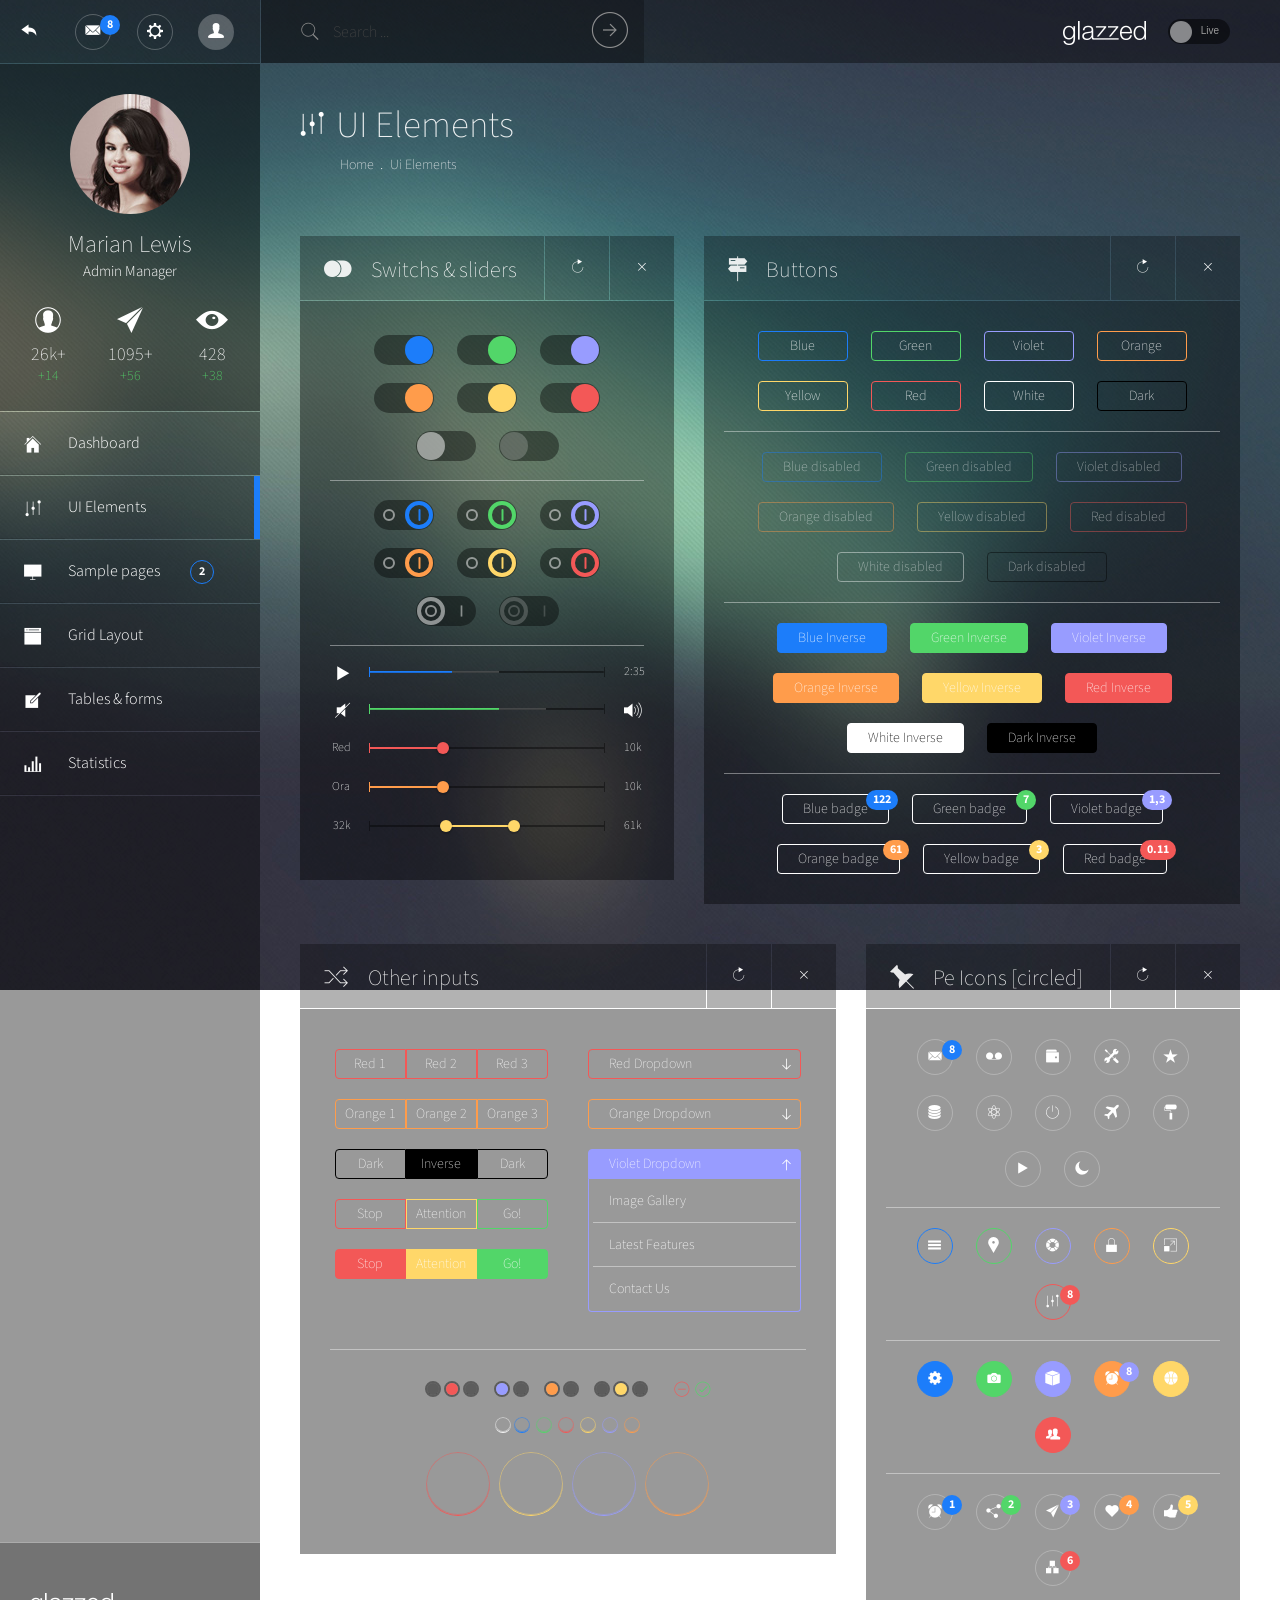
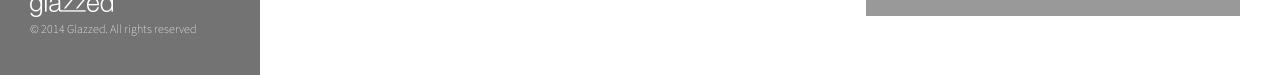
<file: Nieuwe layout/ui.html>
<!DOCTYPE html>
<html lang="en">
<head>
	<meta charset="UTF-8">
	<meta name="viewport" content="width=device-width, initial-scale=1.0">
	<title>Glazzed Admin Theme :: UI Elements</title>
	
	<link rel="icon" sizes="192x192" href="img/touch-icon.png" /> 
	<link rel="apple-touch-icon" href="img/touch-icon-iphone.png" /> 
	<link rel="apple-touch-icon" sizes="76x76" href="img/touch-icon-ipad.png" /> 
	<link rel="apple-touch-icon" sizes="120x120" href="img/touch-icon-iphone-retina.png" />
	<link rel="apple-touch-icon" sizes="152x152" href="img/touch-icon-ipad-retina.png" />
	
	<link rel="shortcut icon" type="image/x-icon" href="img/favicon.ico" />

	<link rel="stylesheet" type="text/css" href="css/bootstrap.min.css">
	<link rel="stylesheet" type="text/css" href="css/main.min.css">
</head>
<body>
	<div id="loading">
		<div class="loader loader-light loader-large"></div>
	</div>
	<header class="top-bar">
		
		<ul class="profile"> 
			<li>
				<a href="#" class="btn-circle no-circle">
					<i class="pe-7f-back"></i>
				</a>
			</li>
			<li>
				<a href="#" onclick="return false;" class="btn-circle btn-sm">
					<i class="pe-7f-mail"></i>
					<span class="badge badge--blue">8</span>
				</a>
			</li>
			<li>
				<a href="#" onclick="return false;" class="btn-circle btn-sm">
					<i class="pe-7g-sets"></i>
				</a>
			</li>
			<li>
				<a href="#" onclick="return false;" class="btn-circle btn-sm active">
					<i class="pe-7g-user"></i>
				</a>
			</li>
			<li class="mobile-nav">
				<a href="#" onclick="return false;" class="btn-circle btn-sm">
					<i class="pe-7f-menu"></i>
				</a>
			</li>
		</ul>

		<div class="main-search">
			<input type="text" placeholder="Search ..." id="msearch">
			<label for="msearch">
				<i class="pe-7s-search"></i>
			</label>
			<button>
				<i class="pe-7g-arrow-circled pe-rotate-90"></i>
			</button>
		</div>
		
		<div class="main-brand">
			<div class="main-brand__container">
				<div class="main-logo"><img src="img/logo.png"></div>
				<input type="checkbox" id="s-logo" class="sw" />
				<label class="swtc swtc--dark swtc--header" for="s-logo"></label> 
			</div>
		</div>
		
	</header> <!-- /top-bar -->


	<div class="wrapper">

		<aside class="sidebar">
			
			<div class="user-info">
					<figure class="rounded-image profile__img">
						<img class="media-object" src="img/profile.jpg" alt="user">
					</figure>
					<h2 class="user-info__name">Marian Lewis</h2>
					<h3 class="user-info__role">Admin Manager</h3>
					<ul class="user-info__numbers">
						<li>
							<i class="pe-7f-user"></i>
							<p>26k+</p>
							<p>+14</p>
						</li>
						<li>
							<i class="pe-7f-paper-plane"></i>
							<p>1095+</p>
							<p>+56</p>
						</li>
						<li>
							<i class="pe-7g-watch"></i>
							<p>428</p>
							<p>+38</p>
						</li>
					</ul>
				</div> <!-- /user-info -->

				<ul class="main-nav">
					<li>
						<a class="main-nav__link" href="index.html">
							<span class="main-nav__icon"><i class="pe-7f-home"></i></span>
							Dashboard
						</a>
					</li>
					<li class="main-nav--active">
						<a class="main-nav__link" href="#">
							<span class="main-nav__icon"><i class="pe-7f-edit"></i></span>
							UI Elements
						</a>
					</li>
					<li class="main-nav--collapsible">
						<a class="main-nav__link" href="#" onclick="return false;">
							<span class="main-nav__icon"><i class="pe-7f-monitor"></i></span>
							Sample pages <span class="badge badge--line badge--blue">2</span>
						</a>
						<ul class="main-nav__submenu">
							<li><a href="404.html"><span>Error 404</span></a></li>
							<li><a href="login.html"><span>Login</span></a></li>
						</ul>
					</li>
					<li>
						<a class="main-nav__link" href="grid.html">
							<span class="main-nav__icon"><i class="pe-7f-browser"></i></span>
							Grid Layout 
						</a>
					</li>
					<li>
						<a class="main-nav__link" href="tables.html">
							<span class="main-nav__icon"><i class="pe-7f-note"></i></span>
							Tables &amp; forms
						</a>
					</li>
					<li>
						<a class="main-nav__link" href="stats.html">
							<span class="main-nav__icon"><i class="pe-7f-graph3"></i></span>
							Statistics
						</a>
					</li>
				</ul> <!-- /main-nav -->
			
		</aside> <!-- /sidebar -->
		
		<section class="content">
			<header class="main-header">
				<div class="main-header__nav">
					<h1 class="main-header__title">
						<i class="pe-7f-edit"></i>
						<span>UI Elements</span>
					</h1>
					<ul class="main-header__breadcrumb">
						<li><a href="#" onclick="return false;">Home</a></li>
						<li class="active"><a href="#" onclick="return false;">Ui Elements</a></li>
					</ul>
				</div>
				
			</header> <!-- /main-header -->





				<div class="row">
					
					<div class="col-md-5">
						<article class="widget">
							<header class="widget__header">
								<div class="widget__title">
									<i class="pe-7f-switch"></i><h3>Switchs &amp; sliders</h3>
								</div>
								<div class="widget__config">
									<a href="#"><i class="pe-7f-refresh"></i></a>
									<a href="#"><i class="pe-7s-close"></i></a>
								</div>
							</header>
							
							<div class="widget__content filled widget-ui">
								
								<div class="row">
									<div class="col-md-12 text-center">
										<div class="switch-showcase">
											
											<input type="checkbox" id="s-1" class="sw" checked />
											<label class="switch blue" for="s-1"></label> 
											<input type="checkbox" id="s-2" class="sw" checked />
											<label class="switch" for="s-2"></label>
											<input type="checkbox" id="s-3" class="sw" checked />
											<label class="switch violet" for="s-3"></label> 
											<input type="checkbox" id="s-4" class="sw" checked />
											<label class="switch orange" for="s-4"></label> 
											<input type="checkbox" id="s-5" class="sw" checked />
											<label class="switch yellow" for="s-5"></label> 
											<input type="checkbox" id="s-6" class="sw" checked />
											<label class="switch red" for="s-6"></label> 
											<input type="checkbox" id="s-7" class="sw" />
											<label class="switch" for="s-7"></label> 
											<input type="checkbox" id="s-8" class="sw" disabled />
											<label class="switch" for="s-8"></label> 
											
											<hr>

											<input type="checkbox" id="s2-2" class="sw" checked />
											<label class="switch2 blue" for="s2-2"></label> 
											<input type="checkbox" id="s2-1" class="sw" checked />
											<label class="switch2 green" for="s2-1"></label> 
											<input type="checkbox" id="s2-3" class="sw" checked />
											<label class="switch2 violet" for="s2-3"></label> 
											<input type="checkbox" id="s2-4" class="sw" checked />
											<label class="switch2 orange" for="s2-4"></label> 
											<input type="checkbox" id="s2-5" class="sw" checked />
											<label class="switch2 yellow" for="s2-5"></label> 
											<input type="checkbox" id="s2-6" class="sw" checked />
											<label class="switch2 red" for="s2-6"></label> 
											<input type="checkbox" id="s2-7" class="sw" />
											<label class="switch2 green" for="s2-7"></label>
											<input type="checkbox" id="s2-8" class="sw" disabled />
											<label class="switch2 orange" for="s2-8"></label> 

											<hr>

											<div class="progress blue">
												<span class="num-min"><i class="pe-7f-play"></i></span>
											  <div class="progress-bar progress-bar-blue" style="width: 35%">
											  </div>
											  <div class="progress-bar progress-bar-buffered" style="width: 20%">
											  </div>
											  <span class="num-max">2:35</span>
											</div>

											<div class="progress green">
												<span class="num-min"><i class="pe-7f-mute"></i></span>
											  <div class="progress-bar progress-bar-green" style="width: 55%">
											  </div>
											  <div class="progress-bar progress-bar-buffered" style="width: 20%">
											  </div>
											  <span class="num-max"><i class="pe-7f-volume"></i></span>
											</div>

											<!-- <div class="slider"></div> -->
											<div class="slider range-min sl1 red active">
												<span class="num-min">Red</span>
												<span class="num-max">10k</span>
											</div>
											<div class="slider range-min sl2 orange active">
												<span class="num-min">Ora</span>
												<span class="num-max">10k</span>
											</div>
											<div class="slider range yellow">
												<span class="num-min">32k</span>
												<span class="num-max">61k</span>
											</div>
											
										</div>
									</div>
								</div>
								
								
							</div> <!-- /widget__content -->

						</article><!-- /widget -->
					</div>

					<div class="col-md-7">
						<article class="widget">
							<header class="widget__header">
								<div class="widget__title">
									<i class="pe-7f-way"></i><h3>Buttons</h3>
								</div>
								<div class="widget__config">
									<a href="#"><i class="pe-7f-refresh"></i></a>
									<a href="#"><i class="pe-7s-close"></i></a>
								</div>
							</header>

							<div class="widget__content filled pad20">
								
								<div class="row">
									<div class="col-md-12 text-center btn__showcase2">
										<button class="btn blue fixed">Blue</button>
										<button class="btn green fixed">Green</button>
										<button class="btn violet fixed">Violet</button>
										<button class="btn orange fixed">Orange</button>
										<button class="btn yellow fixed">Yellow</button>
										<button class="btn red fixed">Red</button>
										<button class="btn white fixed">White</button>
										<button class="btn dark fixed">Dark</button>
										<hr>
										<button class="btn blue" disabled>Blue disabled</button>
										<button class="btn green" disabled>Green disabled</button>
										<button class="btn violet" disabled>Violet disabled</button>
										<button class="btn orange" disabled>Orange disabled</button>
										<button class="btn yellow" disabled>Yellow disabled</button>
										<button class="btn red" disabled>Red disabled</button>
										<button class="btn white" disabled>White disabled</button>
										<button class="btn dark" disabled>Dark disabled</button>
										<hr>
										<button class="btn blue inverse">Blue Inverse</button>
										<button class="btn green inverse">Green Inverse</button>
										<button class="btn violet inverse">Violet Inverse</button>
										<button class="btn orange inverse">Orange Inverse</button>
										<button class="btn yellow inverse">Yellow Inverse</button>
										<button class="btn red inverse">Red Inverse</button>
										<button class="btn white inverse">White Inverse</button>
										<button class="btn dark inverse">Dark Inverse</button>
										<hr>
										<button class="btn white">
											Blue badge
											<span class="badge badge--blue">122</span>
										</button>
										<button class="btn white">
											Green badge
											<span class="badge badge--green">7</span>
										</button>
										<button class="btn white">
											Violet badge
											<span class="badge badge--violet">1,3</span>
										</button>
										<button class="btn white">
											Orange badge
											<span class="badge badge--orange">61</span>
										</button>
										<button class="btn white">
											Yellow badge
											<span class="badge badge--yellow">3</span>
										</button>
										<button class="btn white">
											Red badge
											<span class="badge badge--red">0.11</span>
										</button>
									</div>

								

								</div>

							</div>
						</article><!-- /widget -->
					</div>


				</div> <!-- /row -->

				<div class="row">
					
					<div class="col-md-7">
						<article class="widget">
							<header class="widget__header">
								<div class="widget__title">
									<i class="pe-7f-shuffle"></i><h3>Other inputs</h3>
								</div>
								<div class="widget__config">
									<a href="#"><i class="pe-7f-refresh"></i></a>
									<a href="#"><i class="pe-7s-close"></i></a>
								</div>
							</header>
							
							<div class="widget__content filled widget-ui">
								
								<div class="row">
									<div class="col-md-6 text-center btn-vars__showcase">
										<div class="btn-group block">
										  <a type="button" class="btn red">Red 1</a>
										  <a type="button" class="btn red">Red 2</a>
										  <a type="button" class="btn red">Red 3</a>
										</div>
										<div class="btn-group block">
										  <a type="button" class="btn orange">Orange 1</a>
										  <a type="button" class="btn orange">Orange 2</a>
										  <a type="button" class="btn orange">Orange 3</a>
										</div>

										<div class="btn-group block">
										  <a type="button" class="btn dark">Dark</a>
										  <a type="button" class="btn dark inverse">Inverse</a>
										  <a type="button" class="btn dark">Dark</a>
										</div>
										
										<div class="btn-group block">
										  <a type="button" class="btn red">Stop</a>
										  <a type="button" class="btn yellow">Attention</a>
										  <a type="button" class="btn green">Go!</a>
										</div>

										<div class="btn-group block">
										  <a type="button" class="btn inverse red">Stop</a>
										  <a type="button" class="btn inverse yellow">Attention</a>
										  <a type="button" class="btn inverse green">Go!</a>
										</div>
										
									</div>
									<div class="col-md-6 text-center btn-vars__showcase">
										<div class="dropdown">
										  <button class="btn btn-block red dropdown-toggle" type="button" id="dropdownMenu1" data-toggle="dropdown">
										    Red Dropdown 
										    <span class="caret">
										    	<i class="pe-7g-arrow2-down"></i>
										    </span>
										  </button>
										  <ul class="dropdown-menu" role="menu" aria-labelledby="dropdownMenu1">
										    <li role="presentation"><a role="menuitem" tabindex="-1" href="#">Image Gallery</a></li>
										    <li role="presentation"><a role="menuitem" tabindex="-1" href="#">Latest Features</a></li>
										    <li role="presentation"><a role="menuitem" tabindex="-1" href="#">Contact Us</a></li>
										  </ul>
										</div>
										<div class="dropdown">
										  <button class="btn btn-block orange dropdown-toggle" type="button" id="dropdownMenu1" data-toggle="dropdown">
										    Orange Dropdown 
										    <span class="caret">
										    	<i class="pe-7g-arrow2-down"></i>
										    </span>
										  </button>
										  <ul class="dropdown-menu" role="menu" aria-labelledby="dropdownMenu1">
										    <li role="presentation"><a role="menuitem" tabindex="-1" href="#">Image Gallery</a></li>
										    <li role="presentation"><a role="menuitem" tabindex="-1" href="#">Latest Features</a></li>
										    <li role="presentation"><a role="menuitem" tabindex="-1" href="#">Contact Us</a></li>
										  </ul>
										</div>
										<div class="dropdown open">
										  <button class="btn btn-block violet dropdown-toggle" type="button" id="dropdownMenu2" data-toggle="dropdown">
										    Violet Dropdown
										    <span class="caret">
										    	<i class="pe-7g-arrow2-down"></i>
										    </span>
										  </button>
										  <ul class="dropdown-menu" role="menu" aria-labelledby="dropdownMenu2">
										    <li role="presentation"><a role="menuitem" tabindex="-1" href="#">Image Gallery</a></li>
										    <li role="presentation"><a role="menuitem" tabindex="-1" href="#">Latest Features</a></li>
										    <li role="presentation"><a role="menuitem" tabindex="-1" href="#">Contact Us</a></li>
										  </ul>
										</div>
									</div>
								</div>
								<hr>
								<div class="row">
									<div class="col-md-12 text-center btn-vars__showcase">
											<input type="radio" class="custom-radio" name="c-radio" id="cr1">
											<label for="cr1" class="red"></label>
											<input type="radio" class="custom-radio" name="c-radio" id="cr2" checked>
											<label for="cr2" class="red"></label>
											<input type="radio" class="custom-radio" name="c-radio" id="cr3">
											<label for="cr3" class="red"></label>
&nbsp;&nbsp;&nbsp;
											<input type="radio" class="custom-radio" name="c-radio-2" id="cr4" checked>
											<label for="cr4" class="violet"></label>
											<input type="radio" class="custom-radio" name="c-radio-2" id="cr5">
											<label for="cr5" class="violet"></label>
&nbsp;&nbsp;&nbsp;
											<input type="radio" class="custom-radio" name="c-radio-4" id="cr9" checked>
											<label for="cr9" class="orange"></label>
											<input type="radio" class="custom-radio" name="c-radio-4" id="cr10">
											<label for="cr10" class="orange"></label>
&nbsp;&nbsp;&nbsp;
											<input type="radio" class="custom-radio" name="c-radio-3" id="cr6">
											<label for="cr6" class="red"></label>
											<input type="radio" class="custom-radio" name="c-radio-3" id="cr7" checked>
											<label for="cr7" class="yellow"></label>
											<input type="radio" class="custom-radio" name="c-radio-3" id="cr8">
											<label for="cr8" class="green"></label>
&nbsp;&nbsp;&nbsp;&nbsp;&nbsp;&nbsp;


											<input type="checkbox" class="custom-checkbox" id="cc1">
											<label for="cc1"></label>
											<input type="checkbox" class="custom-checkbox" id="cc2" checked>
											<label for="cc2"></label>
											
<br><br>
											<div class="loader loader-small"></div>
											<div class="loader  loader-blue loader-small"></div>&nbsp;
											<div class="loader  loader-green loader-small"></div>&nbsp;
											<div class="loader  loader-red loader-small"></div>&nbsp;
											<div class="loader  loader-yellow loader-small"></div>&nbsp;
											<div class="loader  loader-violet loader-small"></div>&nbsp;
											<div class="loader  loader-orange loader-small"></div>
<br><br>
											<div class="loader  loader-red loader-delayed  loader-large"></div>&nbsp;&nbsp;
											<div class="loader  loader-yellow loader-large"></div>&nbsp;&nbsp;
											<div class="loader  loader-violet loader-delayed loader-large"></div>&nbsp;&nbsp;
											<div class="loader  loader-orange loader-large"></div>
											
											<!-- <div class="loader  loader-green loader-xtralarge"></div> -->
									</div>
								</div>
								
								
								
							</div> <!-- /widget__content -->

						</article><!-- /widget -->
					</div>

					<div class="col-md-5">
						<article class="widget">
							<header class="widget__header">
								<div class="widget__title">
									<i class="pe-7f-pin"></i><h3>Pe Icons [circled]</h3>
								</div>
								<div class="widget__config">
									<a href="#"><i class="pe-7f-refresh"></i></a>
									<a href="#"><i class="pe-7s-close"></i></a>
								</div>
							</header>

							<div class="widget__content filled pad20">
								
								<div class="row">
									<div class="col-md-12 text-center btn__showcase">
										<a href="#" onclick="return false;" class="btn-circle btn-sm">
											<i class="pe-7f-mail"></i>
											<span class="badge badge--blue">8</span>
										</a>
										<a href="#" onclick="return false;" class="btn-circle btn-sm"><i class="pe-7f-voicemail"></i></a>
										<a href="#" onclick="return false;" class="btn-circle btn-sm"><i class="pe-7f-wallet"></i></a>
										<a href="#" onclick="return false;" class="btn-circle btn-sm"><i class="pe-7f-tools"></i></a>
										<a href="#" onclick="return false;" class="btn-circle btn-sm"><i class="pe-7f-star"></i></a>
										<a href="#" onclick="return false;" class="btn-circle btn-sm"><i class="pe-7f-server"></i></a>
										<a href="#" onclick="return false;" class="btn-circle btn-sm"><i class="pe-7f-science"></i></a>
										<a href="#" onclick="return false;" class="btn-circle btn-sm"><i class="pe-7f-power"></i></a>
										<a href="#" onclick="return false;" class="btn-circle btn-sm"><i class="pe-7f-plane"></i></a>
										<a href="#" onclick="return false;" class="btn-circle btn-sm"><i class="pe-7f-paint"></i></a>
										<a href="#" onclick="return false;" class="btn-circle btn-sm"><i class="pe-7f-play"></i></a>
										<a href="#" onclick="return false;" class="btn-circle btn-sm"><i class="pe-7f-moon"></i></a>
										
										<hr>

										<a href="#" onclick="return false;" class="btn-circle btn-sm blue">
											<i class="pe-7f-menu"></i>
										</a>
										<a href="#" onclick="return false;" class="btn-circle btn-sm green"><i class="pe-7f-map-marker"></i></a>
										<a href="#" onclick="return false;" class="btn-circle btn-sm violet"><i class="pe-7f-help2"></i></a>
										<a href="#" onclick="return false;" class="btn-circle btn-sm orange"><i class="pe-7f-lock"></i></a>
										<a href="#" onclick="return false;" class="btn-circle btn-sm yellow"><i class="pe-7f-expand"></i></a>
										<a href="#" onclick="return false;" class="btn-circle btn-sm red">
											<i class="pe-7f-edit"></i>
											<span class="badge badge--red">8</span>
										</a>
										
										<hr>

										<a href="#" onclick="return false;" class="btn-circle btn-sm inverse blue"><i class="pe-7f-config"></i></a>
										<a href="#" onclick="return false;" class="btn-circle btn-sm inverse green"><i class="pe-7f-camera"></i></a>
										<a href="#" onclick="return false;" class="btn-circle btn-sm inverse violet"><i class="pe-7f-box"></i></a>
										<a href="#" onclick="return false;" class="btn-circle btn-sm inverse orange">
											<i class="pe-7f-alarm"></i>
											<span class="badge badge--violet">8</span>
										</a>
										<a href="#" onclick="return false;" class="btn-circle btn-sm inverse yellow"><i class="pe-7f-ball"></i></a>
										<a href="#" onclick="return false;" class="btn-circle btn-sm inverse red"><i class="pe-7f-users"></i></a>

										<hr>

										<a href="#" onclick="return false;" class="btn-circle btn-sm">
											<i class="pe-7f-alarm"></i>
											<span class="badge badge--blue">1</span>
										</a>
										<a href="#" onclick="return false;" class="btn-circle btn-sm">
											<i class="pe-7f-share"></i>
											<span class="badge badge--green">2</span>
										</a>
										<a href="#" onclick="return false;" class="btn-circle btn-sm">
											<i class="pe-7f-paper-plane"></i>
											<span class="badge badge--violet">3</span>
										</a>
										<a href="#" onclick="return false;" class="btn-circle btn-sm">
											<i class="pe-7f-like"></i>
											<span class="badge badge--orange">4</span>
										</a>
										<a href="#" onclick="return false;" class="btn-circle btn-sm">
											<i class="pe-7f-like2"></i>
											<span class="badge badge--yellow">5</span>
										</a>
										<a href="#" onclick="return false;" class="btn-circle btn-sm">
											<i class="pe-7f-network"></i>
											<span class="badge badge--red">6</span>
										</a>

									</div>
								</div>

							</div>
						</article><!-- /widget -->
					</div>


				</div> <!-- /row -->


			<footer class="footer-brand">
				<img src="img/logo_trim.png">
				<p>© 2014 Glazzed. All rights reserved</p>
			</footer>


		</section> <!-- /content -->

	</div>


	
	<script type="text/javascript" src="js/main.js"></script>
	<script type="text/javascript" src="js/amcharts/amcharts.js"></script>
	<script type="text/javascript" src="js/amcharts/serial.js"></script>
	<script type="text/javascript" src="js/amcharts/pie.js"></script>
	<script type="text/javascript" src="js/chart.js"></script>
</body>
</html>
</file>
<file: css/organicfoodicons.css>
@font-face {
	font-family: 'organicfoodicons';
	src:url('../fonts/organicfoodicons/organicfoodicons.eot?56tr8g');
	src:url('../fonts/organicfoodicons/organicfoodicons.eot?56tr8g#iefix') format('embedded-opentype'),
		url('../fonts/organicfoodicons/organicfoodicons.woff2?56tr8g') format('woff2'),
		url('../fonts/organicfoodicons/organicfoodicons.ttf?56tr8g') format('truetype'),
		url('../fonts/organicfoodicons/organicfoodicons.woff?56tr8g') format('woff'),
		url('../fonts/organicfoodicons/organicfoodicons.svg?56tr8g#organicfoodicons') format('svg');
	font-weight: normal;
	font-style: normal;
}

.foodicon {
	font-family: 'organicfoodicons';
	speak: none;
	font-style: normal;
	font-weight: normal;
	font-variant: normal;
	text-transform: none;
	line-height: 1;
	/* Better Font Rendering =========== */
	-webkit-font-smoothing: antialiased;
	-moz-osx-font-smoothing: grayscale;
}

.foodicon--jam::before {
	content: "\e900";
}
.foodicon--radish::before {
	content: "\e901";
}
.foodicon--carrot::before {
	content: "\e902";
}
.foodicon--coconut::before {
	content: "\e903";
}
.foodicon--corn::before {
	content: "\e904";
}
.foodicon--cucumber::before {
	content: "\e905";
}
.foodicon--eggplant::before {
	content: "\e907";
}
.foodicon--ekobag::before {
	content: "\e908";
}
.foodicon--grain::before {
	content: "\e909";
}
.foodicon--grape::before {
	content: "\e90a";
}
.foodicon--leaf::before {
	content: "\e90b";
}
.foodicon--lemon::before {
	content: "\e90c";
}
.foodicon--lettuce::before {
	content: "\e90d";
}
.foodicon--mylk::before {
	content: "\e90e";
}
.foodicon--mushrooms::before {
	content: "\e90f";
}
.foodicon--onion::before {
	content: "\e910";
}
.foodicon--pear::before {
	content: "\e911";
}
.foodicon--pepper::before {
	content: "\e912";
}
.foodicon--smoothie::before {
	content: "\e913";
}
.foodicon--squeezer::before {
	content: "\e914";
}
.foodicon--tomato::before {
	content: "\e915";
}
.foodicon--watermelon::before {
	content: "\e916";
}
.foodicon--apple::before {
	content: "\e917";
}
.foodicon--banana::before {
	content: "\e918";
}
.foodicon--basket::before {
	content: "\e919";
}
.foodicon--blender::before {
	content: "\e91a";
}
.foodicon--bread::before {
	content: "\e91b";
}
.foodicon--broccoli::before {
	content: "\e91c";
}
</file>
<file: css/demo.css>
/* General Blueprint Style */

@font-face {
	font-family: 'bpicons';
	font-weight: normal;
	font-style: normal;
	src: url('../fonts/bpicons/bpicons.eot');
	src: url('../fonts/bpicons/bpicons.eot?#iefix') format('embedded-opentype'), url('../fonts/bpicons/bpicons.woff') format('woff'), url('../fonts/bpicons/bpicons.ttf') format('truetype'), url('../fonts/bpicons/bpicons.svg#bpicons') format('svg');
}/* Made with http://icomoon.io/ */


/* Resets */

*,
*:after,
*:before {
	box-sizing: border-box;
}


/* Helper classes */

.cf:before,
.cf:after {
	content: ' ';
	display: table;
}

.cf:after {
	clear: both;
}


/* Main styles */

body {
	font-family: 'Avenir Next', Avenir, 'Helvetica Neue', 'Lato', 'Segoe UI', Helvetica, Arial, sans-serif;
	overflow: hidden;
	margin: 0;
	color: #cecece;
	background: #2a2b30;
	-webkit-font-smoothing: antialiased;
	-moz-osx-font-smoothing: grayscale;
}

a {
	text-decoration: none;
	color: #fff;
	outline: none;
}

a:hover {
	color: #ddd;
}

.container {
	overflow-y: auto;
	height: 100vh;
}


/* Blueprint header */

.bp-header {
	display: -webkit-flex;
	display: flex;
}

.bp-header__main {
	margin: 0 0 0 auto;
	padding: 2em 3em 0;
	text-align: right;
}

.bp-header__title {
	font-size: 1.3em;
	font-weight: 400;
	line-height: 1.3;
	margin: 0.25em 0 0;
}

.bp-header__present {
	font-size: 0.75em;
	font-weight: 700;
	position: relative;
	z-index: 100;
	display: block;
	margin: 0 -8px 0 0;
	padding: 0 0 0.6em 0;
	text-indent: 3px;
	letter-spacing: 3px;
	text-transform: uppercase;
	color: #5c5edc;
}

.bp-tooltip:after {
	position: relative;
	top: -8px;
	left: -8px;
	display: inline-block;
	width: 0;
	height: 0;
}

.bp-tooltip:hover:before {
	content: attr(data-content);
	font-size: 110%;
	font-weight: 700;
	line-height: 1.2;
	position: absolute;
	top: 1.5em;
	right: 0;
	width: 50vw;
	padding: 0.8em 1em;
	text-align: right;
	text-indent: 0;
	letter-spacing: 0;
	text-transform: none;
	color: #fff;
	background: #5c5edc;
}

.bp-nav {
	margin: 0.5em 0 0 auto;
	text-align: right;
}

.bp-nav__item {
	position: relative;
	display: inline-block;
	width: 2.5em;
	height: 2.5em;
	margin: 0 0.1em;
	text-align: left;
	border-radius: 50%;
}

.bp-nav__item > span {
	display: none;
}

.bp-nav__item:hover:before {
	content: attr(data-info);
	font-size: 0.85em;
	font-weight: bold;
	position: absolute;
	top: 120%;
	right: 0;
	width: 600%;
	text-align: right;
	pointer-events: none;
	color: #595a5f;
}

.bp-nav__item:hover {
	background: #5c5edc;
}

.bp-icon:after {
	font-family: 'bpicons';
	font-weight: normal;
	font-style: normal;
	font-variant: normal;
	text-align: center;
	text-transform: none;
	color: #5c5edc;
	-webkit-font-smoothing: antialiased;
	speak: none;
}

.bp-nav .bp-icon:after {
	line-height: 2.4;
	position: absolute;
	top: 0;
	left: 0;
	width: 100%;
	height: 100%;
	text-indent: 0;
}

.bp-nav a:hover:after {
	color: #fff;
}

.bp-icon--next:after {
	content: '\e000';
}

.bp-icon--drop:after {
	content: '\e001';
}

.bp-icon--archive:after {
	content: '\e002';
}

.bp-icon--about:after {
	content: '\e003';
}

.bp-icon--prev:after {
	content: '\e004';
}

.dummy-logo {
	position: fixed;
	top: 0;
	left: 0;
	width: 300px;
	height: 120px;
	padding: 1em 0 0 0;
	text-align: center;
	color: #3b3d4a;
	background: #1c1d22;
}

.dummy-icon {
	font-size: 4em;
}

.dummy-heading {
	font-size: 0.75em;
	letter-spacing: 2px;
	text-transform: uppercase;
}

.content {
	position: relative;
	min-height: 300px;
	margin: 0 0 0 300px;
}

.content--loading {
	background: url(../img/loading.svg) no-repeat 50% 50%;
}

.products {
	margin: 0;
	padding: 2em;
	text-align: center;
}

.product {
	display: inline-block;
	width: 200px;
	height: 200px;
	margin: 10px;
	border-radius: 5px;
	background: #1c1d22;
}

.product .foodicon {
	font-size: 4em;
	line-height: 190px;
	color: #3b3d4a;
}

.info {
	font-size: 1.1em;
	font-weight: bold;
	padding-left: 1em;
	padding-right: 1em;
	text-align: center;
	color: #47484c;
}

.test {
	font-size: 1.1em;
	font-weight: bold;
	text-align: center;
	color: #47484c;
	padding-left: 1em;
	padding-right: 1em;
}

.testh2 {
	font-weight: bold;
	text-align: center;
}

.testh2l {
	margin-top: 80px;
	font-weight: bold;
	text-align: center;
}


body #cdawrap {
	top: auto;
	bottom: 15px;
	background: rgba(0, 0, 0, 0.1);
}

body #cdawrap .carbon-text {
	color: #505158;
}

body #cdawrap a.carbon-poweredby {
	color: #7883c4;
}

body #cdawrap a:hover.carbon-poweredby {
	color: #fff;
}

@media screen and (max-width: 40em) {
	.bp-header {
		padding-top: 3em;
	}
	.bp-header__main,
	.bp-nav {
		width: 100%;
		text-align: center;
	}
	.dummy-logo {
		display: none;
	}
	.content {
		margin: 0;
	}
	body,
	.container {
		height: auto;
		overflow: auto;
	}
}
</file>
<file: css/component.css>
/* Icons (made with Icomoon.io) */

@font-face {
	font-family: 'feather';
	font-weight: normal;
	font-style: normal;
	src: url('../fonts/feather/feather.eot?1gafuo');
	src: url('../fonts/feather/feather.eot?1gafuo#iefix') format('embedded-opentype'), url('../fonts/feather/feather.woff2?1gafuo') format('woff2'), url('../fonts/feather/feather.ttf?1gafuo') format('truetype'), url('../fonts/feather/feather.woff?1gafuo') format('woff'), url('../fonts/feather/feather.svg?1gafuo#feather') format('svg');
}

.icon {
	font-family: 'feather';
	font-weight: normal;
	font-style: normal;
	font-variant: normal;
	line-height: 1;
	text-transform: none;
	/* Better Font Rendering =========== */
	-webkit-font-smoothing: antialiased;
	-moz-osx-font-smoothing: grayscale;
	speak: none;
}

.icon--arrow-left:before {
	content: '\e901';
}

.icon--menu:before {
	content: '\e903';
}

.icon--cross:before {
	content: '\e117';
}


/* Menu styles */

.menu {
	position: fixed;
	top: 120px;
	left: 0;
	width: 300px;
	height: calc(100vh - 120px);
	background: #1c1d22;
}

.menu__wrap {
	position: absolute;
	top: 3.5em;
	bottom: 0;
	overflow: hidden;
	width: 100%;
}

.menu__level {
	position: absolute;
	top: 0;
	left: 0;
	visibility: hidden;
	overflow: hidden;
	overflow-y: scroll;
	width: calc(100% + 50px);
	height: 100%;
	margin: 0;
	padding: 0;
	list-style-type: none;
}

.menu__level--current {
	visibility: visible;
}

.menu__item {
	display: block;
	width: calc(100% - 50px);
}

.menu__link {
	font-weight: 600;
	position: relative;
	display: block;
	padding: 1em 2.5em 1em 1.5em;
	color: #bdbdbd;
	-webkit-transition: color 0.1s;
	transition: color 0.1s;
}

.menu__link[data-submenu]::after {
	content: '\e904';
	font-family: 'feather';
	position: absolute;
	right: 0;
	padding: 0.25em 1.25em;
	color: #2a2b30;
}

.menu__link:hover,
.menu__link[data-submenu]:hover::after {
	color: #5c5edc;
}

.menu__link--current::before {
	content: '\00B7';
	font-size: 1.5em;
	line-height: 0;
	position: absolute;
	top: 50%;
	left: 0.5em;
	height: 4px;
	color: #5c5edc;
}

[class^='animate-'],
[class*=' animate-'] {
	visibility: visible;
}

.animate-outToRight .menu__item {
	-webkit-animation: outToRight 0.6s both cubic-bezier(0.7, 0, 0.3, 1);
	animation: outToRight 0.6s both cubic-bezier(0.7, 0, 0.3, 1);
}

@-webkit-keyframes outToRight {
	to {
		opacity: 0;
		-webkit-transform: translate3d(100%, 0, 0);
		transform: translate3d(100%, 0, 0);
	}
}

@keyframes outToRight {
	to {
		opacity: 0;
		-webkit-transform: translate3d(100%, 0, 0);
		transform: translate3d(100%, 0, 0);
	}
}

.animate-outToLeft .menu__item {
	-webkit-animation: outToLeft 0.6s both cubic-bezier(0.7, 0, 0.3, 1);
	animation: outToLeft 0.6s both cubic-bezier(0.7, 0, 0.3, 1);
}

@-webkit-keyframes outToLeft {
	to {
		opacity: 0;
		-webkit-transform: translate3d(-100%, 0, 0);
		transform: translate3d(-100%, 0, 0);
	}
}

@keyframes outToLeft {
	to {
		opacity: 0;
		-webkit-transform: translate3d(-100%, 0, 0);
		transform: translate3d(-100%, 0, 0);
	}
}

.animate-inFromLeft .menu__item {
	-webkit-animation: inFromLeft 0.6s both cubic-bezier(0.7, 0, 0.3, 1);
	animation: inFromLeft 0.6s both cubic-bezier(0.7, 0, 0.3, 1);
}

@-webkit-keyframes inFromLeft {
	from {
		opacity: 0;
		-webkit-transform: translate3d(-100%, 0, 0);
		transform: translate3d(-100%, 0, 0);
	}
	to {
		opacity: 1;
		-webkit-transform: translate3d(0, 0, 0);
		transform: translate3d(0, 0, 0);
	}
}

@keyframes inFromLeft {
	from {
		opacity: 0;
		-webkit-transform: translate3d(-100%, 0, 0);
		transform: translate3d(-100%, 0, 0);
	}
	to {
		opacity: 1;
		-webkit-transform: translate3d(0, 0, 0);
		transform: translate3d(0, 0, 0);
	}
}

.animate-inFromRight .menu__item {
	-webkit-animation: inFromRight 0.6s both cubic-bezier(0.7, 0, 0.3, 1);
	animation: inFromRight 0.6s both cubic-bezier(0.7, 0, 0.3, 1);
}

@-webkit-keyframes inFromRight {
	from {
		opacity: 0;
		-webkit-transform: translate3d(100%, 0, 0);
		transform: translate3d(100%, 0, 0);
	}
	to {
		opacity: 1;
		-webkit-transform: translate3d(0, 0, 0);
		transform: translate3d(0, 0, 0);
	}
}

@keyframes inFromRight {
	from {
		opacity: 0;
		-webkit-transform: translate3d(100%, 0, 0);
		transform: translate3d(100%, 0, 0);
	}
	to {
		opacity: 1;
		-webkit-transform: translate3d(0, 0, 0);
		transform: translate3d(0, 0, 0);
	}
}

.menu__breadcrumbs {
	font-size: 0.65em;
	line-height: 1;
	position: relative;
	padding: 2.5em 3.75em 1.5em 2.5em;
}

.menu__breadcrumbs a {
	font-weight: bold;
	display: inline-block;
	cursor: pointer;
	vertical-align: middle;
	letter-spacing: 1px;
	text-transform: uppercase;
	color: #5c5edc;
}

.menu__breadcrumbs a:last-child {
	pointer-events: none;
}

.menu__breadcrumbs a:hover {
	color: #8182e0;
}

.menu__breadcrumbs a:not(:last-child)::after {
	content: '\e902';
	font-family: 'feather';
	display: inline-block;
	padding: 0 0.5em;
	color: #33353e;
}

.menu__breadcrumbs a:not(:last-child):hover::after {
	color: #33353e;
}

.menu__back {
	font-size: 1.05em;
	position: absolute;
	z-index: 100;
	top: 0;
	right: 2.25em;
	margin: 0;
	padding: 1.365em 0.65em 0 0;
	cursor: pointer;
	color: #2a2b30;
	border: none;
	background: none;
}

.menu__back--hidden {
	pointer-events: none;
	opacity: 0;
}

.menu__back:hover,
.menu__back:focus {
	color: #fff;
	outline: none;
}


/* Open and close buttons */

.action {
	position: absolute;
	display: block;
	margin: 0;
	padding: 0;
	cursor: pointer;
	border: none;
	background: none;
}

.action:focus {
	outline: none;
}

.action--open {
	font-size: 1.5em;
	top: 1em;
	left: 1em;
	display: none;
	color: #fff;
	position: fixed;
	z-index: 1000;
}

.action--close {
	font-size: 1.1em;
	top: 1.25em;
	right: 1em;
	display: none;
	color: #45464e;
}

@media screen and (max-width: 40em) {
	.action--open,
	.action--close {
		display: block;
	}
	.menu {
		z-index: 1000;
		top: 0;
		width: 100%;
		height: 100vh;
		-webkit-transform: translate3d(-100%, 0, 0);
		transform: translate3d(-100%, 0, 0);
		-webkit-transition: -webkit-transform 0.3s;
		transition: transform 0.3s;
	}
	.menu--open {
		-webkit-transform: translate3d(0, 0, 0);
		transform: translate3d(0, 0, 0);
	}
}
</file>
<file: Nieuwe layout/css/prism.css>
/* http://prismjs.com/download.html?themes=prism&languages=markup+css+clike+javascript&plugins=file-highlight */
/**
 * prism.js default theme for JavaScript, CSS and HTML
 * Based on dabblet (http://dabblet.com)
 * @author Lea Verou
 */

code[class*="language-"],
pre[class*="language-"] {
	font-size: 12px;
	/*color: black;*/
	color: rgb(248,248,242);
	/*text-shadow: 0 1px white;*/
	font-family: Consolas, Monaco, 'Andale Mono', monospace;
	direction: ltr;
	text-align: left;
	white-space: pre;
	word-spacing: normal;
	word-break: normal;
	line-height: 1.5;

	-moz-tab-size: 4;
	-o-tab-size: 4;
	tab-size: 4;

	-webkit-hyphens: none;
	-moz-hyphens: none;
	-ms-hyphens: none;
	hyphens: none;
}

pre[class*="language-"]::-moz-selection, pre[class*="language-"] ::-moz-selection,
code[class*="language-"]::-moz-selection, code[class*="language-"] ::-moz-selection {
	text-shadow: none;
	background: #b3d4fc;
}

pre[class*="language-"]::selection, pre[class*="language-"] ::selection,
code[class*="language-"]::selection, code[class*="language-"] ::selection {
	text-shadow: none;
	background: #b3d4fc;
}

@media print {
	code[class*="language-"],
	pre[class*="language-"] {
		text-shadow: none;
	}
}

/* Code blocks */
pre[class*="language-"] {
	padding: 1em;
	margin: .5em 0;
	overflow: auto;
}

:not(pre) > code[class*="language-"],
pre[class*="language-"] {
	/*background: #f5f2f0;*/
	background: transparent;
}

/* Inline code */
:not(pre) > code[class*="language-"] {
	padding: .1em;
	border-radius: .3em;
}

.token.comment,
.token.prolog,
.token.doctype,
.token.cdata {
	color: rgba(255,255,255,0.5);
}

.token.punctuation {
	color: rgb(248,248,242);
}

.namespace {
	opacity: .7;
}

.token.property,
.token.tag,
.token.boolean,
.token.number,
.token.constant,
.token.symbol,
.token.deleted {
	color: rgb(224,38,83);
}

.token.selector,
.token.attr-name,
.token.string,
.token.char,
.token.builtin,
.token.inserted {
	color: rgb(166,209,37);
}

.token.operator,
.token.entity,
.token.url,
.language-css .token.string,
.style .token.string {
	color: #a67f59;
	background: hsla(0, 0%, 100%, .5);
}

.token.atrule,
.token.attr-value,
.token.keyword {
	color: rgb(230,215,96);
}

.token.function {
	color: #DD4A68;
}

.token.regex,
.token.important,
.token.variable {
	color: #e90;
}

.token.important {
	font-weight: bold;
}

.token.entity {
	cursor: help;
}
</file>
<file: Nieuwe layout/css/main.min.css>
@import url(http://fonts.googleapis.com/css?family=Source+Sans+Pro:200,300,400,600);
a,
abbr,
acronym,
address,
applet,
article,
aside,
audio,
b,
big,
blockquote,
body,
canvas,
caption,
center,
cite,
code,
dd,
del,
details,
dfn,
div,
dl,
dt,
em,
embed,
fieldset,
figcaption,
figure,
footer,
form,
h1,
h2,
h3,
h4,
h5,
h6,
header,
hgroup,
html,
i,
iframe,
img,
ins,
kbd,
label,
legend,
li,
mark,
menu,
nav,
object,
ol,
output,
p,
pre,
q,
ruby,
s,
samp,
section,
small,
span,
strike,
strong,
sub,
summary,
sup,
table,
tbody,
td,
tfoot,
th,
thead,
time,
tr,
tt,
u,
ul,
var,
video {
    margin: 0;
    padding: 0;
    border: 0;
    font: inherit;
    vertical-align: baseline
}
article,
aside,
details,
figcaption,
figure,
footer,
header,
hgroup,
menu,
nav,
section {
    display: block
}
body {
    line-height: 1
}
ol,
ul {
    list-style: none
}
blockquote,
q {
    quotes: none
}
blockquote:after,
blockquote:before,
q:after,
q:before {
    content: '';
    content: none
}
table {
    border-collapse: collapse;
    border-spacing: 0
}
input:active,
input:focus {
    outline: 0
}
@font-face {
    font-family: Pe-icon-7-filled;
    src: url(../fonts/Pe-icon-7-filled.eot?-uyfy85);
    src: url(../fonts/Pe-icon-7-filled.eot?#iefix-uyfy85) format("embedded-opentype"), url(../fonts/Pe-icon-7-filled.woff?-uyfy85) format("woff"), url(../fonts/Pe-icon-7-filled.ttf?-uyfy85) format("truetype"), url(../fonts/Pe-icon-7-filled.svg?-uyfy85#Pe-icon-7-filled) format("svg");
    font-weight: 400;
    font-style: normal
}
[class*=" pe-7f-"],
[class^=pe-7f-] {
    font-family: Pe-icon-7-filled;
    speak: none;
    font-style: normal;
    font-weight: 400;
    font-variant: normal;
    text-transform: none;
    line-height: 1;
    -webkit-font-smoothing: antialiased;
    -moz-osx-font-smoothing: grayscale
}
.pe-7f-cloud-upload:before {
    content: "\e605"
}
.pe-7f-angle-up:before {
    content: "\e601"
}
.pe-7f-cloud-download:before {
    content: "\e606"
}
.pe-7f-angle-right:before {
    content: "\e602"
}
.pe-7f-angle-left:before {
    content: "\e603"
}
.pe-7f-angle-down:before {
    content: "\e604"
}
.pe-7f-wallet:before {
    content: "\e680"
}
.pe-7f-volume2:before {
    content: "\e681"
}
.pe-7f-volume1:before {
    content: "\e682"
}
.pe-7f-voicemail:before {
    content: "\e683"
}
.pe-7f-video:before {
    content: "\e684"
}
.pe-7f-user:before {
    content: "\e685"
}
.pe-7f-upload:before {
    content: "\e686"
}
.pe-7f-unlock:before {
    content: "\e687"
}
.pe-7f-umbrella:before {
    content: "\e688"
}
.pe-7f-trash:before {
    content: "\e689"
}
.pe-7f-tools:before {
    content: "\e68a"
}
.pe-7f-timer:before {
    content: "\e68b"
}
.pe-7f-ticket:before {
    content: "\e68c"
}
.pe-7f-target:before {
    content: "\e68d"
}
.pe-7f-sun:before {
    content: "\e68e"
}
.pe-7f-study:before {
    content: "\e68f"
}
.pe-7f-stopwatch:before {
    content: "\e690"
}
.pe-7f-star:before {
    content: "\e691"
}
.pe-7f-speaker:before {
    content: "\e692"
}
.pe-7f-signal:before {
    content: "\e693"
}
.pe-7f-shuffle:before {
    content: "\e694"
}
.pe-7f-shopbag:before {
    content: "\e695"
}
.pe-7f-share:before {
    content: "\e696"
}
.pe-7f-server:before {
    content: "\e697"
}
.pe-7f-search:before {
    content: "\e698"
}
.pe-7f-science:before {
    content: "\e699"
}
.pe-7f-ribbon:before {
    content: "\e69a"
}
.pe-7f-repeat:before {
    content: "\e69b"
}
.pe-7f-refresh:before {
    content: "\e69c"
}
.pe-7f-refresh-cloud:before {
    content: "\e69d"
}
.pe-7f-radio:before {
    content: "\e69e"
}
.pe-7f-print:before {
    content: "\e69f"
}
.pe-7f-prev:before {
    content: "\e6a0"
}
.pe-7f-power:before {
    content: "\e6a1"
}
.pe-7f-portfolio:before {
    content: "\e6a2"
}
.pe-7f-plus:before {
    content: "\e6a3"
}
.pe-7f-play:before {
    content: "\e6a4"
}
.pe-7f-plane:before {
    content: "\e6a5"
}
.pe-7f-photo-gallery:before {
    content: "\e6a6"
}
.pe-7f-phone:before {
    content: "\e6a7"
}
.pe-7f-pen:before {
    content: "\e6a8"
}
.pe-7f-paper-plane:before {
    content: "\e6a9"
}
.pe-7f-bluetooth:before {
    content: "\e607"
}
.pe-7f-paint:before {
    content: "\e6aa"
}
.pe-7f-wristwatch:before {
    content: "\e608"
}
.pe-7f-notebook:before {
    content: "\e6ab"
}
.pe-7f-world:before {
    content: "\e609"
}
.pe-7f-note:before {
    content: "\e6ac"
}
.pe-7f-volume:before {
    content: "\e60a"
}
.pe-7f-next:before {
    content: "\e6ad"
}
.pe-7f-paperclip:before {
    content: "\e614"
}
.pe-7f-news-paper:before {
    content: "\e6ae"
}
.pe-7f-note2:before {
    content: "\e615"
}
.pe-7f-musiclist:before {
    content: "\e6af"
}
.pe-7f-network:before {
    content: "\e616"
}
.pe-7f-music:before {
    content: "\e6b0"
}
.pe-7f-mouse:before {
    content: "\e6b1"
}
.pe-7f-cash:before {
    content: "\e621"
}
.pe-7f-more:before {
    content: "\e6b2"
}
.pe-7f-add-user:before {
    content: "\e622"
}
.pe-7f-moon:before {
    content: "\e6b3"
}
.pe-7f-way:before {
    content: "\e623"
}
.pe-7f-monitor:before {
    content: "\e6b4"
}
.pe-7f-bottom-arrow:before {
    content: "\e624"
}
.pe-7f-micro:before {
    content: "\e6b5"
}
.pe-7f-medal:before {
    content: "\e618"
}
.pe-7f-menu:before {
    content: "\e6b6"
}
.pe-7f-like2:before {
    content: "\e619"
}
.pe-7f-map:before {
    content: "\e6b7"
}
.pe-7f-left-arrow:before {
    content: "\e61a"
}
.pe-7f-map-marker:before {
    content: "\e6b8"
}
.pe-7f-key:before {
    content: "\e61b"
}
.pe-7f-mail:before {
    content: "\e6b9"
}
.pe-7f-joy:before {
    content: "\e61c"
}
.pe-7f-mail-open:before {
    content: "\e6ba"
}
.pe-7f-id:before {
    content: "\e61d"
}
.pe-7f-mail-open-file:before {
    content: "\e6bb"
}
.pe-7f-film:before {
    content: "\e61e"
}
.pe-7f-magnet:before {
    content: "\e6bc"
}
.pe-7f-disk:before {
    content: "\e61f"
}
.pe-7f-loop:before {
    content: "\e6bd"
}
.pe-7f-delete-user:before {
    content: "\e620"
}
.pe-7f-look:before {
    content: "\e6be"
}
.pe-7f-pin:before {
    content: "\e613"
}
.pe-7f-lock:before {
    content: "\e6bf"
}
.pe-7f-users:before {
    content: "\e60b"
}
.pe-7f-lintern:before {
    content: "\e6c0"
}
.pe-7f-user-female:before {
    content: "\e60c"
}
.pe-7f-link:before {
    content: "\e6c1"
}
.pe-7f-up-arrow:before {
    content: "\e60d"
}
.pe-7f-like:before {
    content: "\e6c2"
}
.pe-7f-switch:before {
    content: "\e60e"
}
.pe-7f-light:before {
    content: "\e6c3"
}
.pe-7f-scissors:before {
    content: "\e60f"
}
.pe-7f-less:before {
    content: "\e6c4"
}
.pe-7f-safe:before {
    content: "\e610"
}
.pe-7f-keypad:before {
    content: "\e6c5"
}
.pe-7f-right-arrow:before {
    content: "\e611"
}
.pe-7f-junk:before {
    content: "\e6c6"
}
.pe-7f-plug:before {
    content: "\e612"
}
.pe-7f-info:before {
    content: "\e6c7"
}
.pe-7f-mute:before {
    content: "\e617"
}
.pe-7f-home:before {
    content: "\e6c8"
}
.pe-7f-help2:before {
    content: "\e6c9"
}
.pe-7f-help1:before {
    content: "\e6ca"
}
.pe-7f-graph3:before {
    content: "\e6cc"
}
.pe-7f-graph2:before {
    content: "\e6cd"
}
.pe-7f-graph1:before {
    content: "\e6ce"
}
.pe-7f-graph:before {
    content: "\e6cf"
}
.pe-7f-global:before {
    content: "\e6d0"
}
.pe-7f-gleam:before {
    content: "\e6d1"
}
.pe-7f-glasses:before {
    content: "\e6d2"
}
.pe-7f-gift:before {
    content: "\e6d3"
}
.pe-7f-folder:before {
    content: "\e6d4"
}
.pe-7f-flag:before {
    content: "\e6d5"
}
.pe-7f-filter:before {
    content: "\e6d6"
}
.pe-7f-file:before {
    content: "\e6d7"
}
.pe-7f-expand:before {
    content: "\e6d8"
}
.pe-7f-expand1:before {
    content: "\e6d9"
}
.pe-7f-edit:before {
    content: "\e6da"
}
.pe-7f-drop:before {
    content: "\e6db"
}
.pe-7f-drawer:before {
    content: "\e6dc"
}
.pe-7f-download:before {
    content: "\e6dd"
}
.pe-7f-display2:before {
    content: "\e6de"
}
.pe-7f-display1:before {
    content: "\e6df"
}
.pe-7f-diskette:before {
    content: "\e6e0"
}
.pe-7f-date:before {
    content: "\e6e1"
}
.pe-7f-cup:before {
    content: "\e6e2"
}
.pe-7f-culture:before {
    content: "\e6e3"
}
.pe-7f-crop:before {
    content: "\e6e4"
}
.pe-7f-credit:before {
    content: "\e6e5"
}
.pe-7f-copy-file:before {
    content: "\e6e6"
}
.pe-7f-config:before {
    content: "\e6e7"
}
.pe-7f-compass:before {
    content: "\e6e8"
}
.pe-7f-comment:before {
    content: "\e6e9"
}
.pe-7f-coffee:before {
    content: "\e6ea"
}
.pe-7f-cloud:before {
    content: "\e6eb"
}
.pe-7f-clock:before {
    content: "\e6ec"
}
.pe-7f-check:before {
    content: "\e6ed"
}
.pe-7f-chat:before {
    content: "\e6ee"
}
.pe-7f-cart:before {
    content: "\e6ef"
}
.pe-7f-camera:before {
    content: "\e6f0"
}
.pe-7f-call:before {
    content: "\e6f1"
}
.pe-7f-calculator:before {
    content: "\e6f2"
}
.pe-7f-browser:before {
    content: "\e6f3"
}
.pe-7f-box1:before {
    content: "\e6f5"
}
.pe-7f-box:before {
    content: "\e6f6"
}
.pe-7f-bookmarks:before {
    content: "\e6f7"
}
.pe-7f-bicycle:before {
    content: "\e6f8"
}
.pe-7f-bell:before {
    content: "\e6f9"
}
.pe-7f-battery:before {
    content: "\e6fa"
}
.pe-7f-ball:before {
    content: "\e6fb"
}
.pe-7f-back:before {
    content: "\e6fc"
}
.pe-7f-attention:before {
    content: "\e6fd"
}
.pe-7f-anchor:before {
    content: "\e6fe"
}
.pe-7f-albums:before {
    content: "\e6ff"
}
.pe-7f-alarm:before {
    content: "\e700"
}
.pe-7f-airplay:before {
    content: "\e701"
}
.pe-7f-close:before {
    content: "\e600"
}
@font-face {
    font-family: Pe-icon-7-stroke;
    src: url(../fonts/Pe-icon-7-stroke.eot?-9uki6c);
    src: url(../fonts/Pe-icon-7-stroke.eot?#iefix-9uki6c) format("embedded-opentype"), url(../fonts/Pe-icon-7-stroke.woff?-9uki6c) format("woff"), url(../fonts/Pe-icon-7-stroke.ttf?-9uki6c) format("truetype"), url(../fonts/Pe-icon-7-stroke.svg?-9uki6c#Pe-icon-7-stroke) format("svg");
    font-weight: 400;
    font-style: normal
}
[class*=" pe-7s-"],
[class^=pe-7s-] {
    display: inline-block;
    font-family: Pe-icon-7-stroke;
    speak: none;
    font-style: normal;
    font-weight: 400;
    font-variant: normal;
    text-transform: none;
    line-height: 1;
    -webkit-font-smoothing: antialiased;
    -moz-osx-font-smoothing: grayscale
}
.pe-7s-cloud-upload:before {
    content: "\e68a"
}
.pe-7s-close:before {
    content: "\e680"
}
.pe-7s-cloud-download:before {
    content: "\e68b"
}
.pe-7s-close-circle:before {
    content: "\e681"
}
.pe-7s-angle-up:before {
    content: "\e682"
}
.pe-7s-angle-up-circle:before {
    content: "\e683"
}
.pe-7s-angle-right:before {
    content: "\e684"
}
.pe-7s-angle-right-circle:before {
    content: "\e685"
}
.pe-7s-angle-left:before {
    content: "\e686"
}
.pe-7s-angle-left-circle:before {
    content: "\e687"
}
.pe-7s-angle-down:before {
    content: "\e688"
}
.pe-7s-angle-down-circle:before {
    content: "\e689"
}
.pe-7s-wallet:before {
    content: "\e600"
}
.pe-7s-volume2:before {
    content: "\e601"
}
.pe-7s-volume1:before {
    content: "\e602"
}
.pe-7s-voicemail:before {
    content: "\e603"
}
.pe-7s-video:before {
    content: "\e604"
}
.pe-7s-user:before {
    content: "\e605"
}
.pe-7s-upload:before {
    content: "\e606"
}
.pe-7s-unlock:before {
    content: "\e607"
}
.pe-7s-umbrella:before {
    content: "\e608"
}
.pe-7s-trash:before {
    content: "\e609"
}
.pe-7s-tools:before {
    content: "\e60a"
}
.pe-7s-timer:before {
    content: "\e60b"
}
.pe-7s-ticket:before {
    content: "\e60c"
}
.pe-7s-target:before {
    content: "\e60d"
}
.pe-7s-sun:before {
    content: "\e60e"
}
.pe-7s-study:before {
    content: "\e60f"
}
.pe-7s-stopwatch:before {
    content: "\e610"
}
.pe-7s-star:before {
    content: "\e611"
}
.pe-7s-speaker:before {
    content: "\e612"
}
.pe-7s-signal:before {
    content: "\e613"
}
.pe-7s-shuffle:before {
    content: "\e614"
}
.pe-7s-shopbag:before {
    content: "\e615"
}
.pe-7s-share:before {
    content: "\e616"
}
.pe-7s-server:before {
    content: "\e617"
}
.pe-7s-search:before {
    content: "\e618"
}
.pe-7s-science:before {
    content: "\e619"
}
.pe-7s-ribbon:before {
    content: "\e61a"
}
.pe-7s-repeat:before {
    content: "\e61b"
}
.pe-7s-refresh:before {
    content: "\e61c"
}
.pe-7s-refresh-cloud:before {
    content: "\e61d"
}
.pe-7s-radio:before {
    content: "\e61e"
}
.pe-7s-print:before {
    content: "\e61f"
}
.pe-7s-prev:before {
    content: "\e620"
}
.pe-7s-power:before {
    content: "\e621"
}
.pe-7s-portfolio:before {
    content: "\e622"
}
.pe-7s-plus:before {
    content: "\e623"
}
.pe-7s-play:before {
    content: "\e624"
}
.pe-7s-plane:before {
    content: "\e625"
}
.pe-7s-photo-gallery:before {
    content: "\e626"
}
.pe-7s-phone:before {
    content: "\e627"
}
.pe-7s-pen:before {
    content: "\e628"
}
.pe-7s-paper-plane:before {
    content: "\e629"
}
.pe-7s-paint:before {
    content: "\e62a"
}
.pe-7s-notebook:before {
    content: "\e62b"
}
.pe-7s-note:before {
    content: "\e62c"
}
.pe-7s-next:before {
    content: "\e62d"
}
.pe-7s-news-paper:before {
    content: "\e62e"
}
.pe-7s-musiclist:before {
    content: "\e62f"
}
.pe-7s-music:before {
    content: "\e630"
}
.pe-7s-mouse:before {
    content: "\e631"
}
.pe-7s-more:before {
    content: "\e632"
}
.pe-7s-moon:before {
    content: "\e633"
}
.pe-7s-monitor:before {
    content: "\e634"
}
.pe-7s-micro:before {
    content: "\e635"
}
.pe-7s-menu:before {
    content: "\e636"
}
.pe-7s-map:before {
    content: "\e637"
}
.pe-7s-map-marker:before {
    content: "\e638"
}
.pe-7s-mail:before {
    content: "\e639"
}
.pe-7s-mail-open:before {
    content: "\e63a"
}
.pe-7s-mail-open-file:before {
    content: "\e63b"
}
.pe-7s-magnet:before {
    content: "\e63c"
}
.pe-7s-loop:before {
    content: "\e63d"
}
.pe-7s-look:before {
    content: "\e63e"
}
.pe-7s-lock:before {
    content: "\e63f"
}
.pe-7s-lintern:before {
    content: "\e640"
}
.pe-7s-link:before {
    content: "\e641"
}
.pe-7s-like:before {
    content: "\e642"
}
.pe-7s-light:before {
    content: "\e643"
}
.pe-7s-less:before {
    content: "\e644"
}
.pe-7s-keypad:before {
    content: "\e645"
}
.pe-7s-junk:before {
    content: "\e646"
}
.pe-7s-info:before {
    content: "\e647"
}
.pe-7s-home:before {
    content: "\e648"
}
.pe-7s-help2:before {
    content: "\e649"
}
.pe-7s-help1:before {
    content: "\e64a"
}
.pe-7s-graph3:before {
    content: "\e64b"
}
.pe-7s-graph2:before {
    content: "\e64c"
}
.pe-7s-graph1:before {
    content: "\e64d"
}
.pe-7s-graph:before {
    content: "\e64e"
}
.pe-7s-global:before {
    content: "\e64f"
}
.pe-7s-gleam:before {
    content: "\e650"
}
.pe-7s-glasses:before {
    content: "\e651"
}
.pe-7s-gift:before {
    content: "\e652"
}
.pe-7s-folder:before {
    content: "\e653"
}
.pe-7s-flag:before {
    content: "\e654"
}
.pe-7s-filter:before {
    content: "\e655"
}
.pe-7s-file:before {
    content: "\e656"
}
.pe-7s-expand1:before {
    content: "\e657"
}
.pe-7s-exapnd2:before {
    content: "\e658"
}
.pe-7s-edit:before {
    content: "\e659"
}
.pe-7s-drop:before {
    content: "\e65a"
}
.pe-7s-drawer:before {
    content: "\e65b"
}
.pe-7s-download:before {
    content: "\e65c"
}
.pe-7s-display2:before {
    content: "\e65d"
}
.pe-7s-display1:before {
    content: "\e65e"
}
.pe-7s-diskette:before {
    content: "\e65f"
}
.pe-7s-date:before {
    content: "\e660"
}
.pe-7s-cup:before {
    content: "\e661"
}
.pe-7s-culture:before {
    content: "\e662"
}
.pe-7s-crop:before {
    content: "\e663"
}
.pe-7s-credit:before {
    content: "\e664"
}
.pe-7s-copy-file:before {
    content: "\e665"
}
.pe-7s-config:before {
    content: "\e666"
}
.pe-7s-compass:before {
    content: "\e667"
}
.pe-7s-comment:before {
    content: "\e668"
}
.pe-7s-coffee:before {
    content: "\e669"
}
.pe-7s-cloud:before {
    content: "\e66a"
}
.pe-7s-clock:before {
    content: "\e66b"
}
.pe-7s-check:before {
    content: "\e66c"
}
.pe-7s-chat:before {
    content: "\e66d"
}
.pe-7s-cart:before {
    content: "\e66e"
}
.pe-7s-camera:before {
    content: "\e66f"
}
.pe-7s-call:before {
    content: "\e670"
}
.pe-7s-calculator:before {
    content: "\e671"
}
.pe-7s-browser:before {
    content: "\e672"
}
.pe-7s-box2:before {
    content: "\e673"
}
.pe-7s-box1:before {
    content: "\e674"
}
.pe-7s-bookmarks:before {
    content: "\e675"
}
.pe-7s-bicycle:before {
    content: "\e676"
}
.pe-7s-bell:before {
    content: "\e677"
}
.pe-7s-battery:before {
    content: "\e678"
}
.pe-7s-ball:before {
    content: "\e679"
}
.pe-7s-back:before {
    content: "\e67a"
}
.pe-7s-attention:before {
    content: "\e67b"
}
.pe-7s-anchor:before {
    content: "\e67c"
}
.pe-7s-albums:before {
    content: "\e67d"
}
.pe-7s-alarm:before {
    content: "\e67e"
}
.pe-7s-airplay:before {
    content: "\e67f"
}
@font-face {
    font-family: Pe-icon-glazzed;
    src: url(../fonts/Pe-icon-glazzed.eot?-othohl);
    src: url(../fonts/Pe-icon-glazzed.eot?#iefix-othohl) format("embedded-opentype"), url(../fonts/Pe-icon-glazzed.woff?-othohl) format("woff"), url(../fonts/Pe-icon-glazzed.ttf?-othohl) format("truetype"), url(../fonts/Pe-icon-glazzed.svg?-othohl#Pe-icon-glazzed) format("svg");
    font-weight: 400;
    font-style: normal
}
[class*=" pe-7g-"],
[class^=pe-7g-] {
    display: inline-block;
    font-family: Pe-icon-glazzed;
    speak: none;
    font-style: normal;
    font-weight: 400;
    font-variant: normal;
    text-transform: none;
    line-height: 1;
    -webkit-font-smoothing: antialiased;
    -moz-osx-font-smoothing: grayscale
}
.pe-7g-minus-circled:before {
    content: "\e60f"
}
.pe-7g-arrow2-right:before {
    content: "\e60b"
}
.pe-7g-arrow2-up:before {
    content: "\e60c"
}
.pe-7g-arrow2-left:before {
    content: "\e60d"
}
.pe-7g-arrow2-down:before {
    content: "\e60e"
}
.pe-7g-alerts:before {
    content: "\e600"
}
.pe-7g-arrow-circled:before {
    content: "\e601"
}
.pe-7g-arrow-up:before {
    content: "\e608"
}
.pe-7g-arrow-down:before {
    content: "\e609"
}
.pe-7g-arrow-left:before {
    content: "\e60a"
}
.pe-7g-arrow-right:before {
    content: "\e602"
}
.pe-7g-media-table:before {
    content: "\e603"
}
.pe-7g-plus-circled:before {
    content: "\e604"
}
.pe-7g-sets:before {
    content: "\e605"
}
.pe-7g-user:before {
    content: "\e606"
}
.pe-7g-watch:before {
    content: "\e607"
}
/*! Modified from font-awesome helper CSS classes - PIXEDEN
 *  Font Awesome 4.0.3 by @davegandy - http://fontawesome.io - @fontawesome
 *  License - http://fontawesome.io/license (CSS: MIT License)
 */

.pe-lg {
    font-size: 1.3333333333333333em;
    line-height: .75em;
    vertical-align: -15%
}
.pe-2x {
    font-size: 2em
}
.pe-3x {
    font-size: 3em
}
.pe-4x {
    font-size: 4em
}
.pe-5x {
    font-size: 5em
}
.pe-fw {
    width: 1.2857142857142858em;
    text-align: center
}
.pe-ul {
    padding-left: 0;
    margin-left: 2.142857142857143em;
    list-style-type: none
}
.pe-ul>li {
    position: relative
}
.pe-li {
    position: absolute;
    left: -2.142857142857143em;
    width: 2.142857142857143em;
    top: .14285714285714285em;
    text-align: center
}
.pe-li.pe-lg {
    left: -1.8571428571428572em
}
.pe-border {
    padding: .2em .25em .15em;
    border-radius: .1em
}
.pull-right {
    float: right
}
.pull-left {
    float: left
}
.pe.pull-left {
    margin-right: .3em
}
.pe.pull-right {
    margin-left: .3em
}
.pe-spin {
    -webkit-animation: spin 2s infinite linear;
    animation: spin 2s infinite linear
}
@-webkit-keyframes spin {
    0% {
        -webkit-transform: rotate(0deg)
    }
    100% {
        -webkit-transform: rotate(359deg)
    }
}
@-ms-keyframes spin {
    0% {
        -ms-transform: rotate(0deg)
    }
    100% {
        -ms-transform: rotate(359deg)
    }
}
@keyframes spin {
    0% {
        -webkit-transform: rotate(0deg);
        transform: rotate(0deg)
    }
    100% {
        -webkit-transform: rotate(359deg);
        transform: rotate(359deg)
    }
}
.pe-rotate-90 {
    filter: progid: DXImageTransform.Microsoft.BasicImage(rotation=1);
    -webkit-transform: rotate(90deg);
    transform: rotate(90deg)
}
.pe-rotate-180 {
    filter: progid: DXImageTransform.Microsoft.BasicImage(rotation=2);
    -webkit-transform: rotate(180deg);
    transform: rotate(180deg)
}
.pe-rotate-270 {
    filter: progid: DXImageTransform.Microsoft.BasicImage(rotation=3);
    -webkit-transform: rotate(270deg);
    transform: rotate(270deg)
}
.pe-flip-horizontal {
    filter: progid: DXImageTransform.Microsoft.BasicImage(rotation=0, mirror=1);
    -webkit-transform: scale(-1, 1);
    transform: scale(-1, 1)
}
.pe-flip-vertical {
    filter: progid: DXImageTransform.Microsoft.BasicImage(rotation=2, mirror=1);
    -webkit-transform: scale(1, -1);
    transform: scale(1, -1)
}
.pe-stack {
    position: relative;
    display: inline-block;
    width: 2em;
    height: 2em;
    line-height: 2em;
    vertical-align: middle
}
.pe-stack-1x,
.pe-stack-2x {
    position: absolute;
    left: 0;
    width: 100%;
    text-align: center
}
.pe-stack-1x {
    line-height: inherit
}
.pe-stack-2x {
    font-size: 2em
}
.pe-inverse {
    color: #fff
}
.pe-va {
    vertical-align: middle
}
.pe-border {
    border: .08em solid #eaeaea
}
[class*=" pe-7g-"],
[class*=" pe-7f-"],
[class^=pe-7f-] {
    display: inline-block
}
body {
    background: url(../img/bg.jpg);
	background-position: 50% 50%;
background-repeat: no-repeat;
background-attachment: fixed;
    font-family: 'Source Sans Pro', sans-serif;
    color: rgba(255, 255, 255, .9);
    font-weight: 300
}
body.bg1 {
    background: url(../img/bg.jpg) 0 0/cover
}
body.bg2 {
    background: url(../img/bg2.jpg) 0 0/cover
}
body.bg3 {
    background: url(../img/bg3.jpg) 0 0/cover
}
body.bg4 {
    background: url(../img/bg4.jpg) 0 0/cover
}
hr {
    height: 1px;
    border: none;
    background-color: rgba(255, 255, 255, .4);
    margin-top: 10px;
    margin-bottom: 10px
}
.pad20 {
    padding: 20px
}
.top-bar {
    height: 63px
}
.main-brand {
    position: absolute;
    width: calc(100% - 260px - 1px);
    right: 0;
    background-color: rgba(0, 0, 0, .4);
    height: 63px
}
.main-brand__container {
    position: absolute;
    right: 50px
}
.main-brand__container .swtc {
    margin-top: 19px
}
.main-logo {
    display: inline-block;
    vertical-align: top;
    margin-right: 7px
}
.main-search {
    position: absolute;
    padding-left: 70px;
    left: 261px;
    top: 0;
    background-color: rgba(0, 0, 0, .25)
}
.main-search input,
.main-search label {
    height: 63px;
    color: #e5e5e5
}
.main-search input {
    border: none;
    background-color: transparent;
    width: 313px;
    font-weight: 100;
    font-size: 16px;
    padding-right: 65px
}
.main-search input:focus::-webkit-input-placeholder {
    opacity: .3
}
.main-search input:focus:-moz-placeholder {
    opacity: .3
}
.main-search input:focus::-moz-placeholder {
    opacity: .3
}
.main-search input:focus:-ms-input-placeholder {
    opacity: .3
}
.main-search::-webkit-input-placeholder {
    -webkit-transition: opacity .3s;
    transition: opacity .3s;
    color: rgba(255, 255, 255, .9)
}
.main-search:-moz-placeholder {
    transition: opacity .3s;
    color: rgba(255, 255, 255, .9)
}
.main-search::-moz-placeholder {
    transition: opacity .3s;
    color: rgba(255, 255, 255, .9)
}
.main-search:-ms-input-placeholder {
    transition: opacity .3s;
    color: rgba(255, 255, 255, .9)
}
.main-search label {
    position: absolute;
    left: 40px;
    top: 0;
    font-size: 22px;
    cursor: pointer;
    padding-top: 20px
}
.main-search button {
    position: absolute;
    right: 10px;
    background: 0 0;
    border: 0;
    font-size: 36px;
    color: rgba(255, 255, 255, .9);
    top: 50%;
    -webkit-transform: translateY(-50%);
    transform: translateY(-50%);
    display: inline-block
}
.main-search button:active,
.main-search button:focus {
    outline: 0
}
.profile {
    position: absolute;
    top: 0;
    left: 0;
    color: #9a9a9a;
    width: 260px;
    background-color: rgba(0, 0, 0, .4);
    height: 63px;
    font-size: 18px;
    padding-left: 10px;
    display: table
}
.profile li {
    display: table-cell;
    vertical-align: middle;
    position: relative
}
.profile li.mobile-nav {
    display: none
}
.profile li i {
    font-size: 18px
}
.profile li i[class^=pe-7g] {
    font-size: 16px
}
.wrapper {
    overflow: hidden;
    min-height: 1000px;
    position: relative
}
.sidebar {
    float: left;
    width: 260px;
    position: relative;
    margin-top: 1px;
    margin-bottom: -99999px;
    padding-bottom: 99999px
}
.main-nav {
    list-style: none;
    position: relative
}
.main-nav:after {
    content: '';
    width: 100%;
    height: 10000px;
    background: rgba(0, 0, 0, .4);
    position: absolute;
    bottom: -10001px
}
.main-nav__link {
    position: relative;
    display: block;
    color: #fff;
    font-size: 16px;
    background: rgba(0, 0, 0, .4);
    line-height: 63px;
    margin-top: 1px;
    -webkit-transition: background .3s;
    transition: background .3s;
    overflow: hidden;
    white-space: nowrap;
    text-overflow: ellipsis;
    padding-right: 40px
}
.main-nav__link:hover {
    text-decoration: none;
    color: rgba(255, 255, 255, .85)
}
.main-nav__link .badge {
    position: absolute;
    right: 46px;
    top: 20px
}
.main-nav--active .main-nav__link:hover {
    color: #fff
}
.main-nav--active {
    border-right: 6px solid #1c7dfa
}
.main-nav li:not(.main-nav--active):hover .main-nav__link {
    background: rgba(0, 0, 0, .2);
    color: #fff
}
.main-nav li:not(.main-nav--active):hover .main-nav__link:after {
    color: #fff
}
.main-nav__icon {
    display: inline-block;
    background: 0 0;
    text-align: center;
    width: 65px;
    height: 63px;
    box-shadow: inset 0 -1px 0 rgba(0, 0, 0, .1);
    -webkit-transition: background .3s;
    transition: background .3s
}
.main-nav__icon i {
    font-size: 20px;
    vertical-align: middle
}
.main-nav--collapsible {
    height: auto
}
.main-nav--collapsible.main-nav--open .main-nav__submenu,
.main-nav--collapsible:hover .main-nav__submenu {
    max-height: 500px
}
.main-nav--collapsible.main-nav--open .main-nav__link:after,
.main-nav--collapsible:hover .main-nav__link:after {
    -webkit-transform: rotate(90deg);
    transform: rotate(90deg)
}
.main-nav__submenu {
    max-height: 0;
    -webkit-transition: max-height .5s ease-in-out;
    transition: max-height .5s ease-in-out;
    background-color: rgba(0, 0, 0, .5);
    overflow: hidden
}
.main-nav__submenu i {
    display: none;
    font-size: 22px;
    padding-top: 15px;
    padding-bottom: 15px
}
.main-nav__submenu li a {
    display: block;
    color: #fff;
    text-transform: uppercase;
    font-size: 12px;
    line-height: 40px;
    padding-left: 110px;
    text-decoration: none;
    -webkit-transition: background .3s, color .3s;
    transition: background .3s, color .3s
}
.main-nav__submenu li a:hover {
    background: rgba(255, 255, 255, .2);
    color: #fff
}
.user-info {
    text-align: center;
    background-color: rgba(0, 0, 0, .5)
}
.user-info__name {
    color: #fff;
    font-size: 24px;
    font-weight: 200;
    margin-bottom: 7px
}
.user-info__role {
    color: #fff;
    font-size: 15px;
    margin-bottom: 25px
}
.user-info__numbers {
    display: block;
    list-style: none;
    padding-bottom: 28px
}
.user-info__numbers li {
    width: 79px;
    display: inline-block;
    min-height: 20px;
    color: #fff;
    font-weight: 100
}
.user-info__numbers li p {
    font-size: 18px
}
.user-info__numbers li i {
    font-size: 32px;
    margin-bottom: 10px
}
.user-info__numbers li p:last-child {
    font-size: 14px;
    margin-top: 5px;
    color: #53d769
}
.profile__img {
    width: 120px;
    height: 120px;
    margin-top: 30px;
    margin-bottom: 16px;
    display: inline-block
}
.content {
    padding: 44px 40px;
    overflow: auto
}
.main-header {
    position: relative;
    margin-bottom: 39px
}
.main-header i {
    font-size: 30px;
    color: #fff
}
.main-header__nav {
    display: inline-block;
    vertical-align: top
}
.main-header__title {
    display: inline-block;
    font-size: 37px;
    color: rgba(255, 255, 255, .9);
    padding-right: 20px;
    vertical-align: middle;
    font-weight: 100
}
.main-header__title i {
    margin-right: 5px
}
.main-header__title small {
    font-size: 14px;
    color: #9a9a9a;
    text-transform: none;
    font-family: open_sansregular
}
.main-header__breadcrumb {
    display: block;
    list-style: none;
    margin-left: 40px;
    margin-top: 12px
}
.main-header__breadcrumb a {
    font-weight: 100;
    font-size: 14px;
    color: rgba(255, 255, 255, .9);
    margin-right: 16px
}
.main-header__breadcrumb li {
    float: left;
    position: relative
}
.main-header__breadcrumb li:not(:last-child):after {
    content: '.';
    color: #fff;
    font-weight: 100;
    position: absolute;
    right: 7px
}
.main-header__date {
    position: absolute;
    top: 0;
    right: 0
}
.main-header__date button {
    border: none;
    position: relative;
    display: inline-block;
    padding: 0 30px;
    vertical-align: middle;
    background-color: rgba(0, 0, 0, .25);
    color: rgba(255, 255, 255, .9);
    font-size: 18px;
    font-weight: 100;
    margin-right: 1px;
    -webkit-transition: background-color 250ms;
    transition: background-color 250ms;
    height: 64px;
    line-height: 64px
}
.main-header__date button:hover,
.main-header__date button:hover:after {
    background-color: rgba(0, 0, 0, .2)
}
.main-header__date button:active,
.main-header__date button:focus {
    outline: 0
}
.main-header__date button:nth-child(1),
.main-header__date button:nth-child(2) {
    width: 145px
}
.main-header__date button:last-child {
    margin-left: 10px;
    margin-right: 63px
}
.main-header__date button:last-child:after {
    font-family: Pe-icon-glazzed;
    content: "\e60e";
    position: absolute;
    top: 0;
    height: 64px;
    line-height: 64px;
    font-size: 14px;
    right: -64px;
    width: 63px;
    background-color: rgba(0, 0, 0, .25);
    -webkit-transition: background-color 250ms;
    transition: background-color 250ms;
    padding: 0 26px
}
.main-header__date button i {
    font-size: 22px;
    display: inline-block;
    vertical-align: sub
}
.main-header__date span {
    margin-right: 10px;
    margin-left: 10px
}
.main-stats__subtitle {
    display: inline;
    float: left;
    font-size: 24px;
    color: rgba(255, 255, 255, .9);
    font-weight: 100;
    margin-left: 20px;
    margin-top: 15px;
    line-height: 25px
}
.main-stats__subtitle .main-stats__resume {
    font-weight: 300;
    font-size: 16px;
    color: #fff;
    line-height: 32px
}
.main-stats__title {
    font-size: 32px;
    font-weight: 100;
    color: rgba(255, 255, 255, .9);
    line-height: 30px
}
.main-stats__resume {
    font-size: 14px;
    font-weight: 100;
    color: rgba(255, 255, 255, .9);
    line-height: 20px;
    margin-top: 20px
}
.stat-circle {
    width: 90px;
    height: 90px;
    position: relative;
    float: left;
    margin-top: 8px
}
.stat-circle h3 {
    position: absolute;
    color: #fff;
    font-size: 32px;
    line-height: 88px;
    text-align: center;
    width: 100%;
    font-weight: 100
}
.stat-circle path {
    stroke-dasharray: 191;
    stroke-dashoffset: -191;
    -webkit-animation: dash 1s linear 1 forwards;
    animation: dash 1s linear 1 forwards
}
@-webkit-keyframes dash {
    to {
        stroke-dashoffset: 0
    }
}
@keyframes dash {
    to {
        stroke-dashoffset: 0
    }
}
.main-stats__stat:not(:first-child) {
    padding-top: 27px
}
.widget {
    margin-top: 25px;
    margin-bottom: 15px
}
.widget__header {
    position: relative;
    width: calc(100% + 0px);
    overflow: hidden
}
.no-padding--lr .widget__header {
    padding-left: 25px;
    padding-right: 25px
}
.no-padding .widget__header {
    padding: 25px 25px 0
}
.widget__title {
    float: left;
    padding-right: 10px;
    display: inline-block;
    background-color: rgba(0, 0, 0, .3);
    height: 64px;
    width: calc(100% - 130px);
    line-height: 68px
}
.widget__title h3 {
    color: rgba(255, 255, 255, .9);
    font-size: 22px;
    font-weight: 100
}
.widget__title i {
    width: 64px;
    height: 64px;
    text-align: center;
    line-height: 64px;
    color: rgba(255, 255, 255, .9);
    font-size: 28px
}
.widget__title span {
    font-size: 16px
}
.one-btn .widget__title {
    width: calc(100% - 64px)
}
.widget__config {
    float: left;
    width: 130px;
    height: 63px
}
.one-btn .widget__config {
    width: 64px
}
.main-stats__stat .widget__config {
    margin-right: -5px
}
.widget__config a {
    font-size: 14px;
    color: #fff;
    line-height: 64px;
    text-align: center;
    float: left;
    margin-left: 1px;
    background-color: rgba(0, 0, 0, .3);
    text-decoration: none;
    width: 64px;
    height: 64px;
    -webkit-transition: background-color 250ms;
    transition: background-color 250ms
}
.widget__config a:hover {
    background-color: rgba(0, 0, 0, .2)
}
.widget__config a .pe-7s-close {
    font-size: 1.5em;
    display: inline-block;
    padding-top: 20px
}
.widget__title {
    white-space: nowrap;
    overflow: hidden;
    text-overflow: ellipsis
}
.widget__title h3 {
    display: inline
}
.widget__title i {
    display: inline;
    vertical-align: sub;
    margin-right: 19px;
    margin-left: 24px
}
.widget__content {
    position: relative;
    margin-top: 1px;
    width: calc(100% + 0px)
}
.widget__content.filled {
    background-color: rgba(0, 0, 0, .4);
    padding-left: 30px;
    padding-right: 30px;
    padding-bottom: 15px
}
.widget__content.filled.pad20 {
    padding: 20px
}
.pie-container {
    width: 50%;
    margin: auto;
    padding-top: 68px;
    padding-bottom: 20px;
    position: relative
}
.pie-container svg {
    height: 100%
}
.pie-container .pie-number {
    color: rgba(255, 255, 255, .9);
    text-align: center;
    font-weight: 100;
    position: absolute;
    left: 50%;
    top: 50%;
    -webkit-transform: translateX(-50%) translateY(-50%);
    transform: translateX(-50%) translateY(-50%);
    margin-left: -6px;
    margin-top: 25px
}
.pie-container .pie-number h3 {
    font-size: 60px;
    position: relative;
    padding-left: 10px
}
.pie-container .pie-number h3:before {
    content: '+';
    font-size: 40px;
    margin-bottom: 10px;
    position: absolute;
    left: -10px;
    top: 10px
}
.pie-container .pie-number p {
    font-size: 14px
}
.graph-number {
    font-weight: 300;
    font-size: 16px;
    color: #fff;
    text-align: right;
    position: absolute;
    right: 28px;
    top: 22px;
    z-index: 10
}
.graph-number span {
    font-size: 21px
}
.mini-stats {
    text-align: center;
    padding-top: 20px;
    color: #fff;
    font-weight: 100;
    font-size: 13px;
    line-height: 16px
}
.mini-stats span {
    font-weight: 400
}
.pie-small {
    width: 20px;
    height: 20px;
    border-radius: 50%;
    border-style: solid;
    border-width: 2px;
    display: inline-block;
    margin-bottom: 5px
}
.pie-small.red {
    border-color: #ff3a2f
}
.pie-small.green {
    border-color: #52d669
}
.pie-small.blue {
    border-color: #1c7dfa
}
.tabs {
    width: 100%
}
.tabs input {
    display: none
}
.tabs input:checked+.tabs__tab {
    background-color: rgba(0, 0, 0, .4)
}
.tabs__tab {
    width: calc((100% - 2px) / 3);
    cursor: pointer;
    background-color: rgba(0, 0, 0, .25);
    float: left;
    height: 63px;
    color: rgba(255, 255, 255, .9);
    font-weight: 100;
    font-size: 17px;
    line-height: 62px;
    text-align: center;
    -webkit-transition: background-color 250ms;
    transition: background-color 250ms
}
.tabs__tab:hover {
    background-color: rgba(0, 0, 0, .2)
}
.tabs__tab:not(:last-of-type) {
    margin-right: 1px
}
.tabs__content {
    width: calc(100% - .5px);
    margin-top: 1px;
    position: relative
}
[class*=tabs__content--] {
    position: absolute;
    width: 100%;
    top: 0;
    left: 0;
    display: none
}
input[type=radio]#tab1:checked~.tabs__content .tabs__content--1,
input[type=radio]#tab2:checked~.tabs__content .tabs__content--2,
input[type=radio]#tab3:checked~.tabs__content .tabs__content--3,
input[type=radio]#tab4:checked~.tabs__content .tabs__content--4 {
    display: block
}
.message {
    margin-top: 1px;
    background-color: rgba(0, 0, 0, .4);
    width: 100%;
    padding: 27px 25px 17px;
    color: rgba(255, 255, 255, .9);
    position: relative
}
.message:after {
    font-family: Pe-icon-7-filled;
    content: '\e691';
    position: absolute;
    top: 86px;
    left: 42px;
    z-index: 99;
    color: rgba(255, 255, 255, .5);
    opacity: 0;
    font-size: 13px;
    -webkit-transition: opacity 250ms;
    transition: opacity 250ms
}
.message.fav:after {
    opacity: 1
}
.members__container .message {
    padding-bottom: 7px
}
.message__heading {
    font-weight: 100;
    font-size: 20px;
    padding-right: 30px;
    margin-bottom: 12px
}
.members__container .message__heading {
    padding-right: 90px
}
.message__heading span {
    font-size: 14px;
    margin-left: 4px
}
.message__img {
    margin-right: 23px!important;
    position: relative
}
.message__msg {
    font-weight: 100;
    font-size: 14px;
    line-height: 21px;
    padding-left: 20px;
    padding-right: 25px;
    margin-bottom: 18px
}
.message__controls--cont {
    max-height: 0;
    -webkit-transition: max-height .3s linear;
    transition: max-height .3s linear
}
.message__controls {
    list-style: none;
    padding: 0;
    margin: 10px 0 0;
    font-weight: 100;
    border-top: 1px solid rgba(255, 255, 255, .4);
    border-bottom: 1px solid rgba(255, 255, 255, .4);
    display: table;
    width: 100%;
    font-size: 14px
}
.message__controls li {
    text-align: center;
    display: table-cell;
    height: 38px;
    vertical-align: middle;
    position: relative
}
.message__controls li a {
    color: rgba(255, 255, 255, .9);
    display: block
}
.message__controls li a i {
    font-size: 15px;
    display: inline-block;
    vertical-align: middle;
    margin-right: 5px;
    margin-top: -3px
}
.message__controls li:not(:last-child) a {
    padding: 10px
}
.message__controls li:not(:last-child):after {
    content: '';
    position: absolute;
    width: 1px;
    height: 32px;
    top: 3px;
    right: 0;
    background-color: rgba(255, 255, 255, .4)
}
.close_cntrl {
    display: inline-block;
    padding: 4px 0 4px 8px
}
.message__controls--opener {
    position: absolute;
    top: 20px;
    right: 30px;
    display: inline-block;
    font-size: 20px;
    cursor: pointer;
    -webkit-transition: color 250ms;
    transition: color 250ms
}
.message__controls--opener:hover {
    color: rgba(255, 255, 255, .5)
}
input.msg-o:checked+label {
    color: rgba(255, 255, 255, .1)
}
input.msg-o:checked~.message__controls--cont {
    max-height: 500px
}
.message__reply {
    padding-left: 20px
}
.message__reply .message__heading {
    position: relative;
    padding-left: 26px;
    padding-top: 4px
}
.message__reply .message__heading i {
    display: inline-block;
    position: absolute;
    left: -2px
}
.message__reply .message__msg {
    padding-left: 27px
}
.message__write {
    width: calc(100% + 1px);
    margin-top: 1px;
    padding: 0
}
.message__write input[type=file],
.message__write input[type=submit] {
    display: none
}
.message__write input[type=file]+label,
.message__write input[type=submit]+label {
    width: 63px;
    height: 63px;
    background-color: rgba(0, 0, 0, .4);
    display: inline-block;
    vertical-align: top;
    cursor: pointer;
    color: #fff;
    text-align: center;
    font-size: 20px;
    line-height: 63px;
    -webkit-transition: background-color 250ms;
    transition: background-color 250ms
}
.message__write input[type=file]+label:hover,
.message__write input[type=submit]+label:hover {
    background-color: rgba(0, 0, 0, .2)
}
.message__write input[type=submit]+label {
    font-size: 15px
}
.message__write input[type=text] {
    display: inline-block;
    width: calc(100% - 64px - 64px);
    border: none;
    height: 63px;
    vertical-align: top;
    background-color: rgba(0, 0, 0, .25);
    margin: 0 1px;
    padding-left: 24px;
    font-weight: 100;
    color: #fff
}
.message__write input[type=text]:focus::-webkit-input-placeholder {
    opacity: .3
}
.message__write input[type=text]:focus:-moz-placeholder {
    opacity: .3
}
.message__write input[type=text]:focus::-moz-placeholder {
    opacity: .3
}
.message__write input[type=text]:focus:-ms-input-placeholder {
    opacity: .3
}
.message__write::-webkit-input-placeholder {
    -webkit-transition: opacity .3s;
    transition: opacity .3s;
    color: rgba(255, 255, 255, .9)
}
.message__write:-moz-placeholder {
    transition: opacity .3s;
    color: rgba(255, 255, 255, .9)
}
.message__write::-moz-placeholder {
    transition: opacity .3s;
    color: rgba(255, 255, 255, .9)
}
.message__write:-ms-input-placeholder {
    transition: opacity .3s;
    color: rgba(255, 255, 255, .9)
}
.members__controls--total {
    width: calc(100% - 130px);
    background-color: rgba(0, 0, 0, .4);
    height: 63px;
    color: rgba(255, 255, 255, .9);
    font-weight: 100;
    padding-left: 26px;
    line-height: 63px;
    float: left;
    font-size: 17px
}
.members__controls--total span {
    font-weight: 600;
    margin-left: 10px
}
.members__controls--order {
    float: left;
    height: 63px;
    margin-left: 1px;
    width: 129px;
    background-color: rgba(0, 0, 0, .25);
    color: #fff;
    font-weight: 100;
    line-height: 63px;
    text-align: center;
    -webkit-transition: background-color 250ms;
    transition: background-color 250ms
}
.members__controls--order:hover {
    background-color: rgba(0, 0, 0, .2)
}
.members__container {
    margin-top: 1px
}
.message__location {
    font-size: 14px;
    font-weight: 100
}
.message__location i {
    margin-right: 10px
}
.c-btn--check {
    opacity: 0;
    position: absolute;
    right: 108px;
    top: 31px;
    cursor: pointer;
    -webkit-transition: opacity 250ms linear;
    transition: opacity 250ms linear
}
.c-btn--check:after {
    font-family: Pe-icon-7-stroke;
    content: '\e66c';
    font-size: 38px;
    position: absolute;
    color: #52d669
}
.message:hover .c-btn--check {
    opacity: .3
}
.c-btn--check:hover {
    opacity: 1!important
}
.message.checked .c-btn--check {
    opacity: 1
}
.message.checked .c-btn--check:after {
    font-family: Pe-icon-7-filled;
    content: '\e6ed'
}
.c-btn--more {
    color: rgba(255, 255, 255, .7);
    cursor: pointer;
    -webkit-transition: color 250ms;
    transition: color 250ms
}
.c-btn--more:hover {
    color: #959595
}
.c-btn--more:after {
    font-family: Pe-icon-glazzed;
    content: '\e604';
    font-size: 33px
}
.message .c-btn--more {
    position: absolute;
    right: 27px;
    top: 34px
}
input[type=checkbox].btn-more-check {
    display: none
}
input[type=checkbox].btn-more-check:checked~.message__details {
    max-height: 500px
}
input[type=checkbox].btn-more-check:checked+label.c-btn--more:after {
    content: '\e60f'
}
.message__details {
    max-height: 0;
    -webkit-transition: max-height .3s linear;
    transition: max-height .3s linear
}
.message__details table {
    width: 100%;
    font-weight: 100;
    font-size: 14px;
    margin-top: 20px
}
.message__details table td {
    padding-top: 16px;
    padding-bottom: 16px;
    padding-right: 10px
}
.message__details table tr {
    border-top: 1px solid rgba(255, 255, 255, .4)
}
.message__details table tr:first-child {
    border-top: 1px solid rgba(255, 255, 255, .6)
}
.message__details table tr:last-child td {
    padding-top: 8px
}
.message__details .badge {
    padding: 7px 8px;
    border-radius: 15px
}
.members__footer {
    width: 100%
}
.members__footer button {
    border: 0;
    outline: 0;
    background-color: rgba(0, 0, 0, .4);
    margin: 1px 0 0;
    height: 63px;
    width: 50%;
    color: rgba(255, 255, 255, .9);
    font-weight: 100;
    font-size: 18px;
    line-height: 60px;
    -webkit-transition: background-color 250ms;
    transition: background-color 250ms
}
.members__footer button:hover {
    background-color: rgba(0, 0, 0, .2)
}
.members__footer button i {
    color: #fff
}
.members__footer button:last-child {
    width: calc(50% - 1px);
    margin-left: 1px
}
.members__search {
    font-weight: 100
}
.members__search i {
    font-size: 16px;
    vertical-align: middle;
    margin: 0 20px 2px -20px
}
.members__load-more span {
    margin-right: 12px;
    display: inline-block;
    font-size: 23px;
    vertical-align: top
}
.post__date {
    font-size: 13px;
    margin-top: 2px;
    line-height: 21px
}
.post__info {
    font-size: 13px;
    margin-top: 4px;
    line-height: 18px
}
.post_desc {
    font-size: 13px;
    line-height: 23px
}
.post_desc h3 {
    font-size: 18px
}
.post_desc button {
    margin-top: 8px
}
.post__img {
    border-radius: 5px;
    overflow: hidden
}
.media>.post__img {
    margin-right: 22px
}
.post__del {
    font-size: 28px;
    display: inline-block;
    color: #f35958;
    -webkit-transition: color 250ms;
    transition: color 250ms
}
.post__del:hover {
    color: #f14140
}
.btn__showcase .btn,
.btn__showcase2 .btn {
    margin: 7px 0 5px
}
.btn__showcase .btn-group,
.btn__showcase2 .btn-group {
    margin-top: 6px
}
.btn__showcase .btn-circle,
.btn__showcase2 .btn-circle {
    margin: 10px
}
.btn__showcase .dropdown:last-child,
.btn__showcase2 .dropdown:last-child {
    margin-top: 12px
}
.btn__showcase .dropdown .btn,
.btn__showcase2 .dropdown .btn {
    margin-bottom: 0;
    margin-top: 11px
}
.btn__showcase2 .btn {
    margin: 10px
}
.cr-showcase,
.switch-showcase {
    color: rgba(255, 255, 255, .9);
    font-weight: 100;
    padding: 25px 0 3px
}
.cr-showcase {
    padding-top: 40px
}
.cr-showcase .spinner,
.cr-showcase label {
    margin: 0 8px
}
.cr-showcase .loader {
    margin-left: 9px
}
.footer-brand {
    width: 260px;
    height: 133px;
    background-color: rgba(0, 0, 0, .25);
    border-top: 1px solid rgba(255, 255, 255, .4);
    padding: 50px 30px;
    position: absolute;
    bottom: 0;
    left: 0
}
.footer-brand p {
    margin: 4px 0;
    color: #fff;
    font-weight: 100;
    font-size: 12px
}
#loading {
    position: fixed;
    width: 100%;
    height: 100%;
    background-color: rgba(0, 0, 0, .94);
    z-index: 9999
}
#loading .loader {
    position: absolute;
    margin: auto;
    top: 0;
    right: 0;
    bottom: 0;
    left: 0
}
.widget-ui {
    padding-bottom: 4px
}
.btn-vars__showcase {
    padding: 20px
}
.btn-vars__showcase .btn,
.btn-vars__showcase .btn-group.block {
    margin-top: 20px
}
.btn-vars__showcase .custom-checkbox+label {
    margin-left: 2px
}
.widget__grid p {
    line-height: 1.3em;
    margin-bottom: 10px
}
.login__remember {
    color: rgba(255, 255, 255, .9);
    font-size: 14px;
    margin-top: 15px
}
.login__remember .custom-checkbox+label {
    vertical-align: middle;
    margin-right: 5px
}
.widget__login {
    margin-top: calc(50vh - 63px*4/2)
}
.error-wrap {
    font-size: 100px;
    margin-top: calc(50vh - 70px);
    position: relative;
    text-align: center
}
.error-wrap p {
    font-size: 25px;
    position: absolute;
    width: 100%;
    top: 130px;
    line-height: 34px
}
.error-wrap a {
    color: rgba(255, 255, 255, .9)
}
.error {
    text-align: center;
    width: 100%;
    position: absolute;
    top: 0
}
.error:nth-child(2) {
    margin-left: 1px;
    text-shadow: -1px 0 rgba(255, 0, 0, .4);
    background: url(../img/bg.jpg) fixed/cover;
    overflow: hidden;
    clip: rect(0, 900px, 0, 0);
    -webkit-animation: noise-anim 2s infinite linear alternate-reverse;
    animation: noise-anim 2s infinite linear alternate-reverse;
    z-index: 10
}
.error:nth-child(3) {
    margin-left: -1px;
    text-shadow: -1px 0 rgba(0, 0, 255, .4);
    background: url(../img/bg.jpg) fixed/cover;
    overflow: hidden;
    clip: rect(0, 900px, 0, 0);
    -webkit-animation: noise-anim-2 3s infinite linear alternate-reverse;
    animation: noise-anim-2 3s infinite linear alternate-reverse;
    z-index: 10
}
@-webkit-keyframes noise-anim {
    0% {
        clip: rect(24px, 9999px, 68px, 0)
    }
    5% {
        clip: rect(83px, 9999px, 51px, 0)
    }
    10% {
        clip: rect(12px, 9999px, 3px, 0)
    }
    15% {
        clip: rect(52px, 9999px, 34px, 0)
    }
    20% {
        clip: rect(66px, 9999px, 42px, 0)
    }
    25% {
        clip: rect(86px, 9999px, 26px, 0)
    }
    30% {
        clip: rect(66px, 9999px, 60px, 0)
    }
    35% {
        clip: rect(32px, 9999px, 87px, 0)
    }
    40% {
        clip: rect(71px, 9999px, 99px, 0)
    }
    45% {
        clip: rect(14px, 9999px, 44px, 0)
    }
    50% {
        clip: rect(96px, 9999px, 73px, 0)
    }
    55% {
        clip: rect(49px, 9999px, 7px, 0)
    }
    60% {
        clip: rect(18px, 9999px, 96px, 0)
    }
    65% {
        clip: rect(77px, 9999px, 45px, 0)
    }
    70% {
        clip: rect(43px, 9999px, 48px, 0)
    }
    75% {
        clip: rect(85px, 9999px, 23px, 0)
    }
    80% {
        clip: rect(22px, 9999px, 92px, 0)
    }
    85% {
        clip: rect(81px, 9999px, 75px, 0)
    }
    90% {
        clip: rect(19px, 9999px, 97px, 0)
    }
    95% {
        clip: rect(32px, 9999px, 75px, 0)
    }
    100% {
        clip: rect(95px, 9999px, 85px, 0)
    }
}
@keyframes noise-anim {
    0% {
        clip: rect(24px, 9999px, 68px, 0)
    }
    5% {
        clip: rect(83px, 9999px, 51px, 0)
    }
    10% {
        clip: rect(12px, 9999px, 3px, 0)
    }
    15% {
        clip: rect(52px, 9999px, 34px, 0)
    }
    20% {
        clip: rect(66px, 9999px, 42px, 0)
    }
    25% {
        clip: rect(86px, 9999px, 26px, 0)
    }
    30% {
        clip: rect(66px, 9999px, 60px, 0)
    }
    35% {
        clip: rect(32px, 9999px, 87px, 0)
    }
    40% {
        clip: rect(71px, 9999px, 99px, 0)
    }
    45% {
        clip: rect(14px, 9999px, 44px, 0)
    }
    50% {
        clip: rect(96px, 9999px, 73px, 0)
    }
    55% {
        clip: rect(49px, 9999px, 7px, 0)
    }
    60% {
        clip: rect(18px, 9999px, 96px, 0)
    }
    65% {
        clip: rect(77px, 9999px, 45px, 0)
    }
    70% {
        clip: rect(43px, 9999px, 48px, 0)
    }
    75% {
        clip: rect(85px, 9999px, 23px, 0)
    }
    80% {
        clip: rect(22px, 9999px, 92px, 0)
    }
    85% {
        clip: rect(81px, 9999px, 75px, 0)
    }
    90% {
        clip: rect(19px, 9999px, 97px, 0)
    }
    95% {
        clip: rect(32px, 9999px, 75px, 0)
    }
    100% {
        clip: rect(95px, 9999px, 85px, 0)
    }
}
.main-logo.error-page {
    position: fixed;
    left: 50%;
    top: 0;
    -webkit-transform: translateX(-50%);
    transform: translateX(-50%)
}
@-webkit-keyframes noise-anim-2 {
    0% {
        clip: rect(56px, 9999px, 33px, 0)
    }
    5% {
        clip: rect(61px, 9999px, 89px, 0)
    }
    10% {
        clip: rect(69px, 9999px, 68px, 0)
    }
    15% {
        clip: rect(99px, 9999px, 20px, 0)
    }
    20% {
        clip: rect(79px, 9999px, 44px, 0)
    }
    25% {
        clip: rect(30px, 9999px, 29px, 0)
    }
    30% {
        clip: rect(73px, 9999px, 92px, 0)
    }
    35% {
        clip: rect(62px, 9999px, 50px, 0)
    }
    40% {
        clip: rect(95px, 9999px, 9px, 0)
    }
    45% {
        clip: rect(50px, 9999px, 40px, 0)
    }
    50% {
        clip: rect(78px, 9999px, 14px, 0)
    }
    55% {
        clip: rect(64px, 9999px, 42px, 0)
    }
    60% {
        clip: rect(82px, 9999px, 46px, 0)
    }
    65% {
        clip: rect(92px, 9999px, 10px, 0)
    }
    70% {
        clip: rect(90px, 9999px, 83px, 0)
    }
    75% {
        clip: rect(5px, 9999px, 12px, 0)
    }
    80% {
        clip: rect(57px, 9999px, 88px, 0)
    }
    85% {
        clip: rect(40px, 9999px, 51px, 0)
    }
    90% {
        clip: rect(36px, 9999px, 61px, 0)
    }
    95% {
        clip: rect(25px, 9999px, 40px, 0)
    }
    100% {
        clip: rect(45px, 9999px, 24px, 0)
    }
}
@keyframes noise-anim-2 {
    0% {
        clip: rect(56px, 9999px, 33px, 0)
    }
    5% {
        clip: rect(61px, 9999px, 89px, 0)
    }
    10% {
        clip: rect(69px, 9999px, 68px, 0)
    }
    15% {
        clip: rect(99px, 9999px, 20px, 0)
    }
    20% {
        clip: rect(79px, 9999px, 44px, 0)
    }
    25% {
        clip: rect(30px, 9999px, 29px, 0)
    }
    30% {
        clip: rect(73px, 9999px, 92px, 0)
    }
    35% {
        clip: rect(62px, 9999px, 50px, 0)
    }
    40% {
        clip: rect(95px, 9999px, 9px, 0)
    }
    45% {
        clip: rect(50px, 9999px, 40px, 0)
    }
    50% {
        clip: rect(78px, 9999px, 14px, 0)
    }
    55% {
        clip: rect(64px, 9999px, 42px, 0)
    }
    60% {
        clip: rect(82px, 9999px, 46px, 0)
    }
    65% {
        clip: rect(92px, 9999px, 10px, 0)
    }
    70% {
        clip: rect(90px, 9999px, 83px, 0)
    }
    75% {
        clip: rect(5px, 9999px, 12px, 0)
    }
    80% {
        clip: rect(57px, 9999px, 88px, 0)
    }
    85% {
        clip: rect(40px, 9999px, 51px, 0)
    }
    90% {
        clip: rect(36px, 9999px, 61px, 0)
    }
    95% {
        clip: rect(25px, 9999px, 40px, 0)
    }
    100% {
        clip: rect(45px, 9999px, 24px, 0)
    }
}
.docs .widget__content {
    padding: 20px;
    overflow: auto
}
.docs .widget__content h3 {
    margin-bottom: 5px;
    font-size: 22px
}
.docs .widget__content h3:not(:first-child) {
    margin-top: 30px
}
.docs p {
    line-height: 1.3em
}
.docs p a {
    text-decoration: none;
    color: rgba(255, 255, 255, .5)
}
.docs p .comment {
    font-style: italic;
    color: rgba(255, 255, 255, .5);
    font-size: .85em
}
.docs .main-brand {
    width: 100%;
    text-align: center
}
.docs .main-brand__container {
    position: relative;
    right: auto
}
.docs .content {
    padding: 44px 40px 140px
}
.docs .footer-brand {
    width: 100%;
    height: auto;
    background-color: transparent;
    border: 0;
    text-align: center
}
.docs input[name^=tab-radio] label {
    width: auto;
    height: auto;
    margin-top: 1px
}
.docs-title {
    margin: 30px 0 0;
    font-size: 24px
}
.file-structure {
    margin-left: 10px
}
.file-structure i {
    color: #ffd769
}
.file-structure li {
    font-size: 14px;
    margin: 5px
}
.file-structure li i {
    vertical-align: bottom
}
.sub i {
    color: #1c7dfa;
    cursor: pointer;
    -webkit-transition: color .3s;
    transition: color .3s
}
.sub i:hover,
.sub.open>i {
    color: #0564de
}
.sub-ul {
    max-height: 0;
    overflow: hidden;
    -webkit-transition: max-height .3s;
    transition: max-height .3s
}
.sub-ul li {
    margin-left: 10px
}
.sub.open>.sub-ul {
    max-height: 500px
}
.btn-circle {
    border-style: solid;
    border-width: 1px;
    border-color: rgba(255, 255, 255, .25);
    border-radius: 50%;
    padding: .4em .55em;
    display: inline-block;
    position: relative;
    color: #fff;
    -webkit-transition: background-color 250ms, border 250ms;
    transition: background-color 250ms, border 250ms
}
.btn-circle.fixed {
    width: 2em;
    height: 2em;
    text-align: center
}
.btn-circle.active {
    background-color: rgba(255, 255, 255, .25);
    border: 1px solid transparent;
    color: #fff
}
.btn-circle.no-circle {
    border: 1px solid transparent
}
.btn-circle .badge {
    position: absolute;
    top: 0;
    right: -10px;
    z-index: 999
}
.btn-circle.btn-lg,
.btn-circle.btn-md,
.btn-circle.btn-sm,
.btn-circle.btn-xs {
    padding: 0;
    text-align: center
}
.btn-circle.btn-xs {
    width: 30px;
    height: 30px;
    line-height: 30px;
    font-size: 14px
}
.btn-circle.btn-sm {
    width: 36px;
    height: 36px;
    line-height: 36px;
    font-size: 16px
}
.btn-circle.btn-md {
    width: 45px;
    height: 45px;
    line-height: 45px;
    font-size: 18px
}
.btn-circle.btn-lg {
    width: 52px;
    height: 52px;
    line-height: 52px;
    font-size: 22px
}
.btn-circle.violet {
    border-color: #989cff
}
.btn-circle.violet.inverse,
.btn-circle.violet:hover {
    background-color: #989cff
}
.btn-circle.violet.inverse:hover {
    background-color: transparent;
    border-color: #989cff
}
.btn-circle.orange {
    border-color: #ff9c4b
}
.btn-circle.orange.inverse,
.btn-circle.orange:hover {
    background-color: #ff9c4b
}
.btn-circle.orange.inverse:hover {
    background-color: transparent;
    border-color: #ff9c4b
}
.btn-circle.blue {
    border-color: #1c7dfa
}
.btn-circle.blue.inverse,
.btn-circle.blue:hover {
    background-color: #1c7dfa
}
.btn-circle.blue.inverse:hover {
    background-color: transparent;
    border-color: #1c7dfa
}
.btn-circle.green {
    border-color: #52d669
}
.btn-circle.green.inverse,
.btn-circle.green:hover {
    background-color: #52d669
}
.btn-circle.green.inverse:hover {
    background-color: transparent;
    border-color: #52d669
}
.btn-circle.yellow {
    border-color: #ffd769
}
.btn-circle.yellow.inverse,
.btn-circle.yellow:hover {
    background-color: #ffd769
}
.btn-circle.yellow.inverse:hover {
    background-color: transparent;
    border-color: #ffd769
}
.btn-circle.red {
    border-color: #f35857
}
.btn-circle.red.inverse,
.btn-circle.red:hover {
    background-color: #f35857
}
.btn-circle.red.inverse:hover {
    background-color: transparent;
    border-color: #f35857
}
.btn-circle.white {
    border-color: #fff
}
.btn-circle.white.inverse,
.btn-circle.white:hover {
    background-color: #fff
}
.btn-circle.white.inverse:hover {
    background-color: transparent;
    border-color: #fff
}
.btn-circle.dark {
    border-color: #000
}
.btn-circle.dark.inverse,
.btn-circle.dark:hover {
    background-color: #000
}
.btn-circle.dark.inverse:hover {
    background-color: transparent;
    border-color: #000
}
.btn-circle.badge {
    background: 0 0;
    width: 25px;
    height: 25px;
    z-index: 999
}
a.btn-circle:hover,
button.btn-circle:hover {
    background-color: rgba(255, 255, 255, .25);
    border: 1px solid transparent;
    color: #fff
}
.badge {
    border-radius: 12px;
    padding: 4px 7px
}
.badge--violet {
    background-color: #989cff;
    border-color: #989cff
}
.badge--orange {
    background-color: #ff9c4b;
    border-color: #ff9c4b
}
.badge--blue {
    background-color: #1c7dfa;
    border-color: #1c7dfa
}
.badge--green {
    background-color: #52d669;
    border-color: #52d669
}
.badge--yellow {
    background-color: #ffd769;
    border-color: #ffd769
}
.badge--red {
    background-color: #f35857;
    border-color: #f35857
}
.badge--white {
    background-color: #fff;
    border-color: #fff
}
.badge--dark {
    background-color: #000;
    border-color: #000
}
.badge--line {
    background-color: transparent!important;
    border-style: solid;
    border-width: 1px;
    padding: 5px 8px
}
.rounded-image {
    border-radius: 50%;
    overflow: hidden
}
.btn {
    background-color: transparent;
    border-width: 1px;
    border-style: solid;
    border-color: rgba(0, 0, 0, .4);
    padding: 4px 20px;
    position: relative;
    color: rgba(255, 255, 255, .9);
    font-weight: 100;
    -webkit-transition: background-color 250ms, border 250ms;
    transition: background-color 250ms, border 250ms
}
.btn.fixed {
    width: 90px
}
.btn.btn-xs {
    font-size: 12px;
    padding: 2px 18px
}
.btn.btn-sm {
    font-size: 16px;
    padding: 3px 20px
}
.btn.btn-md {
    font-size: 18px;
    padding: 4px 20px
}
.btn.btn-lg {
    font-size: 22px;
    padding: 5px 23px
}
.btn:focus,
.btn:hover {
    color: #fff;
    outline: 0
}
.btn.violet {
    border-color: #989cff
}
.btn-group .btn.violet:active,
.btn-group .btn.violet:focus,
.btn.violet.inverse,
.btn.violet:focus,
.btn.violet:hover,
.dropdown.open .btn.violet {
    background-color: #989cff
}
.btn.violet:active,
.btn.violet:focus {
    outline: 0
}
.btn.violet:disabled {
    border-color: rgba(152, 156, 255, .65)
}
.btn.violet.inverse:hover {
    background-color: transparent;
    border-color: #989cff
}
.btn.orange {
    border-color: #ff9c4b
}
.btn-group .btn.orange:active,
.btn-group .btn.orange:focus,
.btn.orange.inverse,
.btn.orange:focus,
.btn.orange:hover,
.dropdown.open .btn.orange {
    background-color: #ff9c4b
}
.btn.orange:active,
.btn.orange:focus {
    outline: 0
}
.btn.orange:disabled {
    border-color: rgba(255, 156, 75, .65)
}
.btn.orange.inverse:hover {
    background-color: transparent;
    border-color: #ff9c4b
}
.btn.blue {
    border-color: #1c7dfa
}
.btn-group .btn.blue:active,
.btn-group .btn.blue:focus,
.btn.blue.inverse,
.btn.blue:focus,
.btn.blue:hover,
.dropdown.open .btn.blue {
    background-color: #1c7dfa
}
.btn.blue:active,
.btn.blue:focus {
    outline: 0
}
.btn.blue:disabled {
    border-color: rgba(28, 125, 250, .65)
}
.btn.blue.inverse:hover {
    background-color: transparent;
    border-color: #1c7dfa
}
.btn.green {
    border-color: #52d669
}
.btn-group .btn.green:active,
.btn-group .btn.green:focus,
.btn.green.inverse,
.btn.green:focus,
.btn.green:hover,
.dropdown.open .btn.green {
    background-color: #52d669
}
.btn.green:active,
.btn.green:focus {
    outline: 0
}
.btn.green:disabled {
    border-color: rgba(82, 214, 105, .65)
}
.btn.green.inverse:hover {
    background-color: transparent;
    border-color: #52d669
}
.btn.yellow {
    border-color: #ffd769
}
.btn-group .btn.yellow:active,
.btn-group .btn.yellow:focus,
.btn.yellow.inverse,
.btn.yellow:focus,
.btn.yellow:hover,
.dropdown.open .btn.yellow {
    background-color: #ffd769
}
.btn.yellow:active,
.btn.yellow:focus {
    outline: 0
}
.btn.yellow:disabled {
    border-color: rgba(255, 215, 105, .65)
}
.btn.yellow.inverse:hover {
    background-color: transparent;
    border-color: #ffd769
}
.btn.red {
    border-color: #f35857
}
.btn-group .btn.red:active,
.btn-group .btn.red:focus,
.btn.red.inverse,
.btn.red:focus,
.btn.red:hover,
.dropdown.open .btn.red {
    background-color: #f35857
}
.btn.red:active,
.btn.red:focus {
    outline: 0
}
.btn.red:disabled {
    border-color: rgba(243, 88, 87, .65)
}
.btn.red.inverse:hover {
    background-color: transparent;
    border-color: #f35857
}
.btn.white {
    border-color: #fff
}
.btn-group .btn.white:active,
.btn-group .btn.white:focus,
.btn.white.inverse,
.btn.white:focus,
.btn.white:hover,
.dropdown.open .btn.white {
    background-color: #fff
}
.btn.white:active,
.btn.white:focus {
    outline: 0
}
.btn.white:disabled {
    border-color: rgba(255, 255, 255, .65)
}
.btn.white.inverse:hover {
    background-color: transparent;
    border-color: #fff
}
.btn.dark {
    border-color: #000
}
.btn-group .btn.dark:active,
.btn-group .btn.dark:focus,
.btn.dark.inverse,
.btn.dark:focus,
.btn.dark:hover,
.dropdown.open .btn.dark {
    background-color: #000
}
.btn.dark:active,
.btn.dark:focus {
    outline: 0
}
.btn.dark:disabled {
    border-color: rgba(0, 0, 0, .65)
}
.btn.dark.inverse:hover {
    background-color: transparent;
    border-color: #000
}
.btn-group .btn.inverse:hover.violet,
.btn-group .btn:hover.violet {
    border-color: #989cff;
    background-color: rgba(152, 156, 255, .25)
}
.btn-group .btn.inverse:hover.orange,
.btn-group .btn:hover.orange {
    border-color: #ff9c4b;
    background-color: rgba(255, 156, 75, .25)
}
.btn-group .btn.inverse:hover.blue,
.btn-group .btn:hover.blue {
    border-color: #1c7dfa;
    background-color: rgba(28, 125, 250, .25)
}
.btn-group .btn.inverse:hover.green,
.btn-group .btn:hover.green {
    border-color: #52d669;
    background-color: rgba(82, 214, 105, .25)
}
.btn-group .btn.inverse:hover.yellow,
.btn-group .btn:hover.yellow {
    border-color: #ffd769;
    background-color: rgba(255, 215, 105, .25)
}
.btn-group .btn.inverse:hover.red,
.btn-group .btn:hover.red {
    border-color: #f35857;
    background-color: rgba(243, 88, 87, .25)
}
.btn-group .btn.inverse:hover.white,
.btn-group .btn:hover.white {
    border-color: #fff;
    background-color: rgba(255, 255, 255, .25)
}
.btn-group .btn.inverse:hover.dark,
.btn-group .btn:hover.dark {
    border-color: #000;
    background-color: rgba(0, 0, 0, .25)
}
.btn-group .btn:active.violet {
    border-color: #989cff;
    background-color: #989cff
}
.btn-group .btn:active.orange {
    border-color: #ff9c4b;
    background-color: #ff9c4b
}
.btn-group .btn:active.blue {
    border-color: #1c7dfa;
    background-color: #1c7dfa
}
.btn-group .btn:active.green {
    border-color: #52d669;
    background-color: #52d669
}
.btn-group .btn:active.yellow {
    border-color: #ffd769;
    background-color: #ffd769
}
.btn-group .btn:active.red {
    border-color: #f35857;
    background-color: #f35857
}
.btn-group .btn:active.white {
    border-color: #fff;
    background-color: #fff
}
.btn-group .btn:active.dark {
    border-color: #000;
    background-color: #000
}
.btn-group .btn.inverse:active {
    background-color: transparent!important
}
.btn.white.inverse,
.btn.white:focus,
.btn.white:hover,
.dropdown .btn.white:focus .caret i,
.dropdown .btn.white:hover .caret i,
.dropdown.open .btn.white,
.dropdown.open .btn.white .caret i {
    color: #000
}
.btn.white.inverse:hover {
    color: #fff
}
.btn.dark:focus,
.btn.dark:hover,
.dropdown.open .btn.dark {
    color: rgba(255, 255, 255, .9)
}
.btn .badge {
    position: absolute;
    top: -5px;
    right: -10px;
    z-index: 99
}
.btn.dropdown-toggle {
    text-align: left
}
.btn .caret {
    position: absolute;
    right: 19px;
    top: 8px;
    font-size: 11px;
    border: 0;
    text-align: center;
    -webkit-transform: translateY(-50%);
    transform: translateY(-50%)
}
.dropdown.open .btn .caret i {
    -webkit-transform: rotate(180deg);
    transform: rotate(180deg)
}
.btn .caret i {
    color: #fff
}
.btn-group.block {
    display: table;
    table-layout: fixed;
    width: 100%
}
.btn-group.block .btn {
    display: table-cell;
    float: none;
    padding: 4px 0
}
.btn-group.block .btn:focus,
.btn-group.block .btn:hover {
    color: rgba(255, 255, 255, .9)
}
.dropdown-menu {
    width: 100%;
    background-color: transparent;
    border-style: solid;
    border-width: 1px;
    border-color: rgba(0, 0, 0, .4);
    box-shadow: none;
    border-top: 0;
    padding: 0;
    border-radius: 0 0 4px 4px;
    max-height: 0;
    opacity: 0;
    overflow: hidden;
    display: block;
    position: relative;
    top: 0;
    margin: 0 0 7px;
    z-index: 99;
    -webkit-transition: max-height .3s linear, opacity .3s;
    transition: max-height .3s linear, opacity .3s
}
.open>.dropdown-menu {
    max-height: 500px;
    opacity: 1
}
.dropdown-menu>li>a {
    color: #fff;
    font-weight: 100;
    padding: 12px 20px;
    position: relative;
    font-size: 14px;
    -webkit-transition: background-color 250ms;
    transition: background-color 250ms
}
.dropdown-menu>li:not(:last-child)>a:after {
    content: '';
    position: absolute;
    width: calc(100% - 8px);
    bottom: 0;
    left: 4px;
    height: 1px;
    background-color: rgba(255, 255, 255, .4)
}
.dropdown .btn+.dropdown-menu {
    border-width: 0;
    border-style: solid
}
.dropdown .btn+.dropdown-menu>li>a:focus,
.dropdown .btn+.dropdown-menu>li>a:hover {
    color: rgba(255, 255, 255, .9)
}
.dropdown.open>.dropdown-menu {
    border-width: 0 1px 1px
}
.dropdown .btn.violet+.dropdown-menu {
    border-color: #989cff
}
.dropdown .btn.violet+.dropdown-menu>li>a:focus,
.dropdown .btn.violet+.dropdown-menu>li>a:hover {
    background-color: rgba(152, 156, 255, .2)
}
.dropdown .btn.orange+.dropdown-menu {
    border-color: #ff9c4b
}
.dropdown .btn.orange+.dropdown-menu>li>a:focus,
.dropdown .btn.orange+.dropdown-menu>li>a:hover {
    background-color: rgba(255, 156, 75, .2)
}
.dropdown .btn.blue+.dropdown-menu {
    border-color: #1c7dfa
}
.dropdown .btn.blue+.dropdown-menu>li>a:focus,
.dropdown .btn.blue+.dropdown-menu>li>a:hover {
    background-color: rgba(28, 125, 250, .2)
}
.dropdown .btn.green+.dropdown-menu {
    border-color: #52d669
}
.dropdown .btn.green+.dropdown-menu>li>a:focus,
.dropdown .btn.green+.dropdown-menu>li>a:hover {
    background-color: rgba(82, 214, 105, .2)
}
.dropdown .btn.yellow+.dropdown-menu {
    border-color: #ffd769
}
.dropdown .btn.yellow+.dropdown-menu>li>a:focus,
.dropdown .btn.yellow+.dropdown-menu>li>a:hover {
    background-color: rgba(255, 215, 105, .2)
}
.dropdown .btn.red+.dropdown-menu {
    border-color: #f35857
}
.dropdown .btn.red+.dropdown-menu>li>a:focus,
.dropdown .btn.red+.dropdown-menu>li>a:hover {
    background-color: rgba(243, 88, 87, .2)
}
.dropdown .btn.white+.dropdown-menu {
    border-color: #fff
}
.dropdown .btn.white+.dropdown-menu>li>a:focus,
.dropdown .btn.white+.dropdown-menu>li>a:hover {
    background-color: rgba(255, 255, 255, .2)
}
.dropdown .btn.dark+.dropdown-menu {
    border-color: #000
}
.dropdown .btn.dark+.dropdown-menu>li>a:focus,
.dropdown .btn.dark+.dropdown-menu>li>a:hover {
    background-color: rgba(0, 0, 0, .2)
}
.dropdown.open .btn {
    border-radius: 4px 4px 0 0
}
.alert {
    position: relative;
    border-radius: 0;
    border: 0;
    background-color: rgba(0, 0, 0, .4);
    padding: 40px 30px;
    margin: 1px 0 0;
    font-size: 16px;
    line-height: 21px;
    font-weight: 100
}
.alert-dismissable .close,
.alert-dismissible .close {
    position: absolute;
    top: 5px;
    right: 15px;
    color: rgba(255, 255, 255, .9);
    -webkit-transition: opacity .3s;
    transition: opacity .3s
}
.alert__text {
    color: rgba(255, 255, 255, .9);
    overflow: hidden
}
.alert__icon {
    display: inline-block;
    font-size: 37px;
    vertical-align: middle;
    margin-right: 25px;
    color: inherit;
    margin-top: -4px
}
.alert-success {
    color: #53d769
}
.alert-warning {
    color: #ffd769
}
.alert-info {
    color: #1c7efb
}
.alert-danger {
    color: #f35958
}
.close {
    opacity: 1;
    text-shadow: none;
    font-size: 23px
}
.alert-fixed {
    height: 100px
}
.alert-fixed .alert__icon,
.alert-fixed .alert__text {
    margin-top: 0;
    display: inline-block;
    top: 50%;
    position: absolute;
    -webkit-transform: translateY(-50%);
    transform: translateY(-50%)
}
.alert-fixed .alert__text {
    left: 85px
}
.table {
    margin-bottom: 0
}
.table-striped>tbody>tr:nth-child(odd)>td,
.table-striped>tbody>tr:nth-child(odd)>th,
.table-striped>thead>tr>th {
    background-color: rgba(0, 0, 0, .25)
}
.table-striped>tbody>tr:nth-child(even)>td,
.table-striped>tbody>tr:nth-child(even)>th {
    background-color: rgba(0, 0, 0, .4)
}
.table>tbody>tr>td,
.table>tbody>tr>th,
.table>tfoot>tr>td,
.table>tfoot>tr>th,
.table>thead>tr>td,
.table>thead>tr>th {
    border-top: 0
}
.table-striped>tbody>tr>td:not(:last-child) {
    padding: 22px 25px 18px
}
.table-striped>thead>tr>th:not(:last-child) {
    padding-left: 25px
}
.table,
.table-striped {
    color: rgba(255, 255, 255, .9);
    font-weight: 100
}
.table .spacer,
.table-striped .spacer {
    height: 1px
}
.table-striped>thead>tr>th,
.table>thead>tr>th {
    border-bottom: 0
}
.table td:first-child,
.table th:first-child,
.table-striped td:first-child,
.table-striped th:first-child {
    padding-left: 20px
}
.table td:last-child,
.table th:last-child,
.table-striped td:last-child,
.table-striped th:last-child {
    text-align: center;
    width: 63px;
    vertical-align: middle
}
.table th,
.table-striped th {
    font-size: 14px
}
.table td,
.table th,
.table tr,
.table-striped td,
.table-striped th,
.table-striped tr {
    position: relative
}
.table td:not(:last-child):after,
.table th:not(:last-child):after,
.table-striped td:not(:last-child):after,
.table-striped th:not(:last-child):after {
    content: '';
    position: absolute;
    right: 0;
    width: 1px;
    background-color: rgba(255, 255, 255, .4)
}
.table td:not(:last-child):after,
.table-striped td:not(:last-child):after {
    top: 7px;
    height: calc(100% - 14px)
}
.table th:not(:last-child):after,
.table-striped th:not(:last-child):after {
    top: 4px;
    height: calc(100% - 8px)
}
.media-table>thead>tr>th {
    padding-top: 10px;
    padding-bottom: 10px;
    color: rgba(255, 255, 255, .9)
}
.table-hover>tbody>tr:hover>td,
.table-hover>tbody>tr:hover>th {
    background-color: rgba(255, 255, 255, .1);
    -webkit-transition: background-color .3s;
    transition: background-color .3s
}
.table>tbody>tr>td,
.table>tbody>tr>th,
.table>tfoot>tr>td,
.table>tfoot>tr>th,
.table>thead>tr>td,
.table>thead>tr>th {
    padding: 14px
}
.switch,
.switch2 {
    position: relative;
    display: inline-block;
    vertical-align: middle;
    cursor: pointer;
    border-radius: 30px;
    -webkit-transition: background 250ms 100ms;
    transition: background 250ms 100ms;
    background-color: rgba(0, 0, 0, .4);
    -webkit-backface-visibility: hidden;
    backface-visibility: hidden
}
.switch.switch--dark,
.switch2.switch--dark {
    background-color: #323232
}
.widget__content .switch,
.widget__content .switch2 {
    margin: 9px 10px
}
.switch,
.switch2 {
    width: 60px;
    height: 30px
}
.switch2::after,
.switch::after {
    position: absolute;
    content: '';
    width: 28px;
    height: 28px;
    top: 1px;
    left: 1px;
    border-radius: 50%;
    -webkit-transition: .2s cubic-bezier(0.24, .55, .26, .95);
    transition: .2s cubic-bezier(0.24, .55, .26, .95);
    background-color: rgba(255, 255, 255, .5)
}
input:disabled+.switch2::after,
input:disabled+.switch::after {
    background-color: rgba(255, 255, 255, .2)
}
.switch2:hover::after,
.switch:hover::after {
    background-color: rgba(255, 255, 255, .7)
}
.switch2:hover::after {
    background-color: transparent;
    border: 4px solid rgba(255, 255, 255, .7)
}
.switch2:active::after,
.switch:active::after {
    -webkit-transform: translateX(3px) scale(0.97, .97);
    transform: translateX(3px) scale(0.97, .97)
}
input:checked+.switch2:active::after,
input:checked+.switch:active::after {
    -webkit-transform: translateX(-3px) scale(0.97, .97);
    transform: translateX(-3px) scale(0.97, .97)
}
.switch2:active::after {
    -webkit-transform: translateX(3px);
    transform: translateX(3px)
}
input:checked+.switch2:active::after {
    -webkit-transform: translateX(-3px);
    transform: translateX(-3px)
}
.switch2::after {
    background-color: transparent;
    border: 4px solid rgba(255, 255, 255, .5)
}
input:disabled+.switch2::after {
    background-color: transparent;
    border: 4px solid rgba(255, 255, 255, .2)
}
.switch2::before {
    position: absolute;
    content: '';
    width: 12px;
    height: 12px;
    top: 9px;
    left: 9px;
    border-radius: 50%;
    border: 2px solid rgba(255, 255, 255, .5);
    box-shadow: 30.5px -5px 0 -5px rgba(255, 255, 255, .3), 30.5px -4px 0 -5px rgba(255, 255, 255, .3), 30.5px -3px 0 -5px rgba(255, 255, 255, .3), 30.5px -2px 0 -5px rgba(255, 255, 255, .3), 30.5px -1px 0 -5px rgba(255, 255, 255, .3), 30.5px 0 0 -5px rgba(255, 255, 255, .3), 30.5px 1px 0 -5px rgba(255, 255, 255, .3), 30.5px 2px 0 -5px rgba(255, 255, 255, .3), 30.5px 3px 0 -5px rgba(255, 255, 255, .3), 30.5px 4px 0 -5px rgba(255, 255, 255, .3), 30.5px 5px 0 -5px rgba(255, 255, 255, .3)
}
input:disabled+.switch2::before {
    border: 2px solid rgba(255, 255, 255, .2);
    box-shadow: 30.5px -5px 0 -5px rgba(255, 255, 255, .1), 30.5px -4px 0 -5px rgba(255, 255, 255, .1), 30.5px -3px 0 -5px rgba(255, 255, 255, .1), 30.5px -2px 0 -5px rgba(255, 255, 255, .1), 30.5px -1px 0 -5px rgba(255, 255, 255, .1), 30.5px 0 0 -5px rgba(255, 255, 255, .1), 30.5px 1px 0 -5px rgba(255, 255, 255, .1), 30.5px 2px 0 -5px rgba(255, 255, 255, .1), 30.5px 3px 0 -5px rgba(255, 255, 255, .1), 30.5px 4px 0 -5px rgba(255, 255, 255, .1), 30.5px 5px 0 -5px rgba(255, 255, 255, .1)
}
input:checked+.switch2::after,
input:checked+.switch::after {
    left: 31px;
    background-color: #52d669
}
input:checked+.switch.violet:after {
    background-color: #989cff
}
input:checked+.switch.orange:after {
    background-color: #ff9c4b
}
input:checked+.switch.blue:after {
    background-color: #1c7dfa
}
input:checked+.switch.green:after {
    background-color: #52d669
}
input:checked+.switch.yellow:after {
    background-color: #ffd769
}
input:checked+.switch.red:after {
    background-color: #f35857
}
input:checked+.switch.white:after {
    background-color: #fff
}
input:checked+.switch.dark:after {
    background-color: #000
}
input:checked+.switch2::after {
    background-color: transparent;
    border-color: #1c7dfa
}
input:checked+.switch2.violet:after {
    border-color: #989cff
}
input:checked+.switch2.violet:before {
    box-shadow: 30.5px -5px 0 -5px #989cff, 30.5px -4px 0 -5px #989cff, 30.5px -3px 0 -5px #989cff, 30.5px -2px 0 -5px #989cff, 30.5px -1px 0 -5px #989cff, 30.5px 0 0 -5px #989cff, 30.5px 1px 0 -5px #989cff, 30.5px 2px 0 -5px #989cff, 30.5px 3px 0 -5px #989cff, 30.5px 4px 0 -5px #989cff, 30.5px 5px 0 -5px #989cff
}
input:checked+.switch2.orange:after {
    border-color: #ff9c4b
}
input:checked+.switch2.orange:before {
    box-shadow: 30.5px -5px 0 -5px #ff9c4b, 30.5px -4px 0 -5px #ff9c4b, 30.5px -3px 0 -5px #ff9c4b, 30.5px -2px 0 -5px #ff9c4b, 30.5px -1px 0 -5px #ff9c4b, 30.5px 0 0 -5px #ff9c4b, 30.5px 1px 0 -5px #ff9c4b, 30.5px 2px 0 -5px #ff9c4b, 30.5px 3px 0 -5px #ff9c4b, 30.5px 4px 0 -5px #ff9c4b, 30.5px 5px 0 -5px #ff9c4b
}
input:checked+.switch2.blue:after {
    border-color: #1c7dfa
}
input:checked+.switch2.blue:before {
    box-shadow: 30.5px -5px 0 -5px #1c7dfa, 30.5px -4px 0 -5px #1c7dfa, 30.5px -3px 0 -5px #1c7dfa, 30.5px -2px 0 -5px #1c7dfa, 30.5px -1px 0 -5px #1c7dfa, 30.5px 0 0 -5px #1c7dfa, 30.5px 1px 0 -5px #1c7dfa, 30.5px 2px 0 -5px #1c7dfa, 30.5px 3px 0 -5px #1c7dfa, 30.5px 4px 0 -5px #1c7dfa, 30.5px 5px 0 -5px #1c7dfa
}
input:checked+.switch2.green:after {
    border-color: #52d669
}
input:checked+.switch2.green:before {
    box-shadow: 30.5px -5px 0 -5px #52d669, 30.5px -4px 0 -5px #52d669, 30.5px -3px 0 -5px #52d669, 30.5px -2px 0 -5px #52d669, 30.5px -1px 0 -5px #52d669, 30.5px 0 0 -5px #52d669, 30.5px 1px 0 -5px #52d669, 30.5px 2px 0 -5px #52d669, 30.5px 3px 0 -5px #52d669, 30.5px 4px 0 -5px #52d669, 30.5px 5px 0 -5px #52d669
}
input:checked+.switch2.yellow:after {
    border-color: #ffd769
}
input:checked+.switch2.yellow:before {
    box-shadow: 30.5px -5px 0 -5px #ffd769, 30.5px -4px 0 -5px #ffd769, 30.5px -3px 0 -5px #ffd769, 30.5px -2px 0 -5px #ffd769, 30.5px -1px 0 -5px #ffd769, 30.5px 0 0 -5px #ffd769, 30.5px 1px 0 -5px #ffd769, 30.5px 2px 0 -5px #ffd769, 30.5px 3px 0 -5px #ffd769, 30.5px 4px 0 -5px #ffd769, 30.5px 5px 0 -5px #ffd769
}
input:checked+.switch2.red:after {
    border-color: #f35857
}
input:checked+.switch2.red:before {
    box-shadow: 30.5px -5px 0 -5px #f35857, 30.5px -4px 0 -5px #f35857, 30.5px -3px 0 -5px #f35857, 30.5px -2px 0 -5px #f35857, 30.5px -1px 0 -5px #f35857, 30.5px 0 0 -5px #f35857, 30.5px 1px 0 -5px #f35857, 30.5px 2px 0 -5px #f35857, 30.5px 3px 0 -5px #f35857, 30.5px 4px 0 -5px #f35857, 30.5px 5px 0 -5px #f35857
}
input:checked+.switch2.white:after {
    border-color: #fff
}
input:checked+.switch2.white:before {
    box-shadow: 30.5px -5px 0 -5px white, 30.5px -4px 0 -5px white, 30.5px -3px 0 -5px white, 30.5px -2px 0 -5px white, 30.5px -1px 0 -5px white, 30.5px 0 0 -5px white, 30.5px 1px 0 -5px white, 30.5px 2px 0 -5px white, 30.5px 3px 0 -5px white, 30.5px 4px 0 -5px white, 30.5px 5px 0 -5px #fff
}
input:checked+.switch2.dark:after {
    border-color: #000
}
input:checked+.switch2.dark:before {
    box-shadow: 30.5px -5px 0 -5px black, 30.5px -4px 0 -5px black, 30.5px -3px 0 -5px black, 30.5px -2px 0 -5px black, 30.5px -1px 0 -5px black, 30.5px 0 0 -5px black, 30.5px 1px 0 -5px black, 30.5px 2px 0 -5px black, 30.5px 3px 0 -5px black, 30.5px 4px 0 -5px black, 30.5px 5px 0 -5px #000
}
input:checked+.switch--dark::after {
    background-color: #282828
}
input:checked+.switch--violet::after {
    background-color: #989cff
}
input:checked+.switch--orange::after {
    background-color: #ff9c4b
}
input:checked+.switch--green::after {
    background-color: #52d669
}
input:checked+.switch--red::after {
    background-color: #f35857
}
.sw {
    display: none
}
.swtc,
.swtc2 {
    position: relative;
    display: inline-block;
    vertical-align: text-bottom;
    cursor: pointer;
    border-radius: 24px;
    -webkit-transition: background 250ms 100ms;
    transition: background 250ms 100ms;
    background-color: #e5e5e5
}
.swtc.swtc--dark,
.swtc2.swtc--dark {
    background-color: rgba(0, 0, 0, .5)
}
.widget__content .swtc,
.widget__content .swtc2 {
    display: block;
    margin: 20px auto
}
.swtc {
    width: 62px;
    height: 25px
}
.swtc2 {
    width: 25px;
    height: 10px
}
.widget__content .swtc2 {
    margin: 31px auto
}
.swtc2::before,
.swtc::before {
    content: 'off';
    font-family: 'Open Sans', sans-serif;
    text-transform: uppercase;
    font-size: 10px;
    line-height: 24px;
    position: absolute;
    right: 11px;
    color: #9a9a9a
}
.swtc2::before {
    right: -25px;
    line-height: 10px
}
.swtc2::after,
.swtc::after {
    position: absolute;
    content: '';
    width: 22px;
    height: 22px;
    top: 2px;
    left: 2px;
    border-radius: 50%;
    -webkit-transition: 150ms linear;
    transition: 150ms linear;
    background-color: #fff
}
.swtc--dark:after {
    background-color: rgba(255, 255, 255, .5)
}
.swtc2::after {
    border: 1px solid #e5e5e5;
    top: -8px;
    left: -11px
}
.swtc.swtc--header:before {
    content: 'Live';
    text-transform: none
}
input:checked+.swtc--dark:after {
    background-color: #f35857
}
input:checked+.swtc--violet {
    background: #989cff
}
input:checked+.swtc--orange {
    background: #ff9c4b
}
input:checked+.swtc--green {
    background: #52d669
}
input:checked+.swtc--red {
    background: #f35857
}
input:checked+.swtc::after {
    left: 37px
}
input:checked+.swtc2::after {
    left: 12px;
    border-color: #b1e5e5
}
input:checked+.swtc2.swtc--green::after {
    border-color: #52d669
}
input:checked+.swtc2.swtc--green::before {
    color: #52d669
}
input:checked+.swtc2.swtc--violet::after {
    border-color: #989cff
}
input:checked+.swtc2.swtc--violet::before {
    color: #989cff
}
input:checked+.swtc2.swtc--orange::after {
    border-color: #ff9c4b
}
input:checked+.swtc2.swtc--orange::before {
    color: #ff9c4b
}
input:checked+.swtc2.swtc--red::after {
    border-color: #f35857
}
input:checked+.swtc2.swtc--red::before {
    color: #f35857
}
input:checked+.swtc::before {
    right: auto;
    left: 14px;
    content: 'on';
    color: #fff
}
input:checked+.swtc.swtc--header::before {
    content: 'Off';
    text-transform: none;
    left: 12px
}
input:checked+.swtc--dark::before {
    color: #9a9a9a
}
input:checked+.swtc2::before {
    right: auto;
    left: -25px;
    content: 'on';
    color: #b1e5e5
}
.custom-radio {
    display: none
}
.custom-radio+label {
    position: relative;
    -webkit-backface-visibility: hidden;
    backface-visibility: hidden;
    width: 16px;
    height: 16px;
    border: 2px solid rgba(0, 0, 0, .4);
    border-radius: 50%;
    cursor: pointer
}
.custom-radio+label:hover:after {
    background-color: transparent
}
.custom-radio+label:after {
    content: '';
    position: absolute;
    top: 0;
    left: 0;
    width: 12px;
    height: 12px;
    border-radius: 50%;
    background-color: rgba(0, 0, 0, .4);
    -webkit-transition: background-color .3s;
    transition: background-color .3s
}
.custom-radio:checked+label:after {
    background-color: #1c7dfa
}
.custom-radio:checked+label.violet:after {
    background-color: #989cff
}
.custom-radio:checked+label.orange:after {
    background-color: #ff9c4b
}
.custom-radio:checked+label.blue:after {
    background-color: #1c7dfa
}
.custom-radio:checked+label.green:after {
    background-color: #52d669
}
.custom-radio:checked+label.yellow:after {
    background-color: #ffd769
}
.custom-radio:checked+label.red:after {
    background-color: #f35857
}
.custom-radio:checked+label.white:after {
    background-color: #fff
}
.custom-radio:checked+label.dark:after {
    background-color: #000
}
.custom-checkbox {
    display: none
}
.custom-checkbox+label {
    position: relative;
    -webkit-backface-visibility: hidden;
    backface-visibility: hidden;
    border-radius: 50%;
    cursor: pointer;
    color: #f35857;
    font-size: 18px;
    display: inline-block
}
.custom-checkbox+label:after {
    font-family: Pe-icon-7-stroke;
    content: '\e644'
}
.custom-checkbox:checked+label {
    color: #52d669
}
.custom-checkbox:checked+label:after {
    content: '\e66c'
}
.loader {
    z-index: 100;
    position: relative;
    display: inline-block;
    width: 1em;
    height: 1em;
    font-size: 25px;
    border-bottom: 1px solid;
    overflow: hidden;
    text-indent: 100%;
    -webkit-animation: .85s loader linear infinite;
    animation: .85s loader linear infinite
}
.loader,
.loader:after {
    border-radius: 100%
}
.loader:after {
    content: "";
    position: absolute;
    top: 0;
    right: 0;
    bottom: 0;
    left: 0;
    border: 1px solid;
    opacity: .5
}
.loader-delayed {
    -webkit-animation-delay: .5s;
    animation-delay: .5s
}
.loader-small {
    font-size: 16px
}
.loader-medium {
    font-size: 32px
}
.loader-large {
    font-size: 64px
}
.loader-xtralarge {
    font-size: 128px
}
.loader-light {
    color: #fff
}
.loader-violet {
    color: #989cff
}
.loader-orange {
    color: #ff9c4b
}
.loader-blue {
    color: #1c7dfa
}
.loader-green {
    color: #52d669
}
.loader-yellow {
    color: #ffd769
}
.loader-red {
    color: #f35857
}
.loader-white {
    color: #fff
}
.loader-dark {
    color: #000
}
@-webkit-keyframes loader {
    to {
        -webkit-transform: rotate(360deg) translate3d(0, 0, 0);
        transform: rotate(360deg) translate3d(0, 0, 0)
    }
}
@keyframes loader {
    to {
        -webkit-transform: rotate(360deg) translate3d(0, 0, 0);
        transform: rotate(360deg) translate3d(0, 0, 0)
    }
}
.slider {
    margin: 37px 40px 35px;
    height: 2px;
    background: rgba(0, 0, 0, .4);
    border: none;
    position: relative
}
.slider:after,
.slider:before {
    content: '';
    position: absolute;
    width: 1px;
    height: 10px;
    background-color: rgba(0, 0, 0, .4);
    -webkit-transition: background-color .3s;
    transition: background-color .3s;
    top: -4px
}
.slider:before {
    left: -1px
}
.slider:after {
    right: -1px
}
.slider.active:before {
    background-color: #fff
}
.slider.violet .ui-widget-header,
.slider.violet.ui-slider .ui-slider-handle {
    background: #989cff
}
.slider.violet.active:before {
    background-color: #989cff
}
.slider.orange .ui-widget-header,
.slider.orange.ui-slider .ui-slider-handle {
    background: #ff9c4b
}
.slider.orange.active:before {
    background-color: #ff9c4b
}
.slider.blue .ui-widget-header,
.slider.blue.ui-slider .ui-slider-handle {
    background: #1c7dfa
}
.slider.blue.active:before {
    background-color: #1c7dfa
}
.slider.green .ui-widget-header,
.slider.green.ui-slider .ui-slider-handle {
    background: #52d669
}
.slider.green.active:before {
    background-color: #52d669
}
.slider.yellow .ui-widget-header,
.slider.yellow.ui-slider .ui-slider-handle {
    background: #ffd769
}
.slider.yellow.active:before {
    background-color: #ffd769
}
.slider.red .ui-widget-header,
.slider.red.ui-slider .ui-slider-handle {
    background: #f35857
}
.slider.red.active:before {
    background-color: #f35857
}
.slider.white .ui-widget-header,
.slider.white.ui-slider .ui-slider-handle {
    background: #fff
}
.slider.white.active:before {
    background-color: #fff
}
.slider.dark .ui-widget-header,
.slider.dark.ui-slider .ui-slider-handle {
    background: #000
}
.slider.dark.active:before {
    background-color: #000
}
.slider .sl-amount {
    position: absolute;
    font-size: 14px;
    color: #929191;
    text-shadow: 0 1px 0 rgba(255, 255, 255, .75);
    bottom: -30px;
    font-family: open_sansregular
}
.slider #amount-min {
    left: 0
}
.slider #amount-max {
    right: 0
}
.slider #amount-max::before {
    content: 'Max: '
}
.slider #amount-block {
    left: 0
}
.slider.ui-slider .ui-slider-handle {
    position: absolute;
    width: 12px;
    height: 12px;
    border-radius: 50%;
    top: -5px;
    background: #fff;
    box-shadow: 0 1px 1px 1px rgba(0, 0, 0, .15);
    text-decoration: none;
    cursor: pointer;
    display: block;
    z-index: 99;
    -webkit-transition: -webkit-transform .3s;
    transition: transform .3s
}
.slider.ui-slider .ui-slider-handle:active,
.slider.ui-slider .ui-slider-handle:focus {
    outline: 0
}
.slider.ui-slider .ui-slider-handle:hover {
    -webkit-transform: scale(1.2, 1.2);
    transform: scale(1.2, 1.2)
}
.slider.range.ui-slider .ui-slider-handle {
    margin-left: -.3em;
    border-radius: 8px
}
.ui-widget-header {
    background: #fff;
    position: absolute;
    top: 0
}
.ui-slider-horizontal .ui-slider-range {
    height: 2px
}
.num-max,
.num-min {
    position: absolute;
    top: -5px;
    color: #fff;
    font-weight: 100;
    font-size: 12px
}
.num-min {
    right: 100%;
    margin-right: 20px
}
.num-min i {
    font-size: 20px;
    margin-top: -3px
}
.num-max {
    left: 100%;
    margin-left: 20px
}
.num-max i {
    font-size: 20px;
    margin-top: -3px
}
.progress {
    height: 2px;
    margin: 25px 40px 35px;
    background-color: rgba(0, 0, 0, .4);
    position: relative;
    overflow: visible
}
.progress:after,
.progress:before {
    content: '';
    position: absolute;
    width: 1px;
    height: 10px;
    background-color: rgba(0, 0, 0, .4);
    -webkit-transition: background-color .3s;
    transition: background-color .3s;
    top: -4px
}
.progress:before {
    left: -1px
}
.progress:after {
    right: -1px
}
.progress.violet:before {
    background-color: #989cff
}
.progress.orange:before {
    background-color: #ff9c4b
}
.progress.blue:before {
    background-color: #1c7dfa
}
.progress.green:before {
    background-color: #52d669
}
.progress.yellow:before {
    background-color: #ffd769
}
.progress.red:before {
    background-color: #f35857
}
.progress.white:before {
    background-color: #fff
}
.progress.dark:before {
    background-color: #000
}
.progress-bar-loaded {
    background-color: #1c7dfa
}
.progress-bar-buffered {
    background-color: rgba(255, 255, 255, .2)
}
.progress-bar-violet {
    background-color: #989cff
}
.progress-bar-orange {
    background-color: #ff9c4b
}
.progress-bar-blue {
    background-color: #1c7dfa
}
.progress-bar-green {
    background-color: #52d669
}
.progress-bar-yellow {
    background-color: #ffd769
}
.progress-bar-red {
    background-color: #f35857
}
.progress-bar-white {
    background-color: #fff
}
.progress-bar-dark {
    background-color: #000
}
.custom-dropdown:after {
    font-family: Pe-icon-glazzed;
    content: "\e60e";
    position: absolute;
    top: 0;
    right: 0;
    width: 63px;
    height: 63px;
    padding: 2px 26px;
    z-index: -1;
    font-size: 13px
}
.custom-dropdown:active,
.custom-dropdown:focus {
    outline: 0
}
.dropdown-select {
    position: relative;
    width: 100%;
    margin: 0;
    padding-left: 30px;
    color: rgba(255, 255, 255, .9);
    background: 0 0!important;
    border: 0;
    border-radius: 0;
    -webkit-appearance: none;
    cursor: pointer
}
.dropdown-select:active,
.dropdown-select:focus {
    outline: 0
}
.widget__form .widget__content,
.widget__login .widget__content {
    margin-top: 0
}
.widget__form button,
.widget__form input[type=password],
.widget__form input[type=text],
.widget__login button,
.widget__login input[type=password],
.widget__login input[type=text] {
    display: inline-block;
    width: 100%;
    border: none;
    height: 64px;
    vertical-align: top;
    background-color: rgba(0, 0, 0, .25);
    margin: 1px 0 0;
    padding-left: 24px;
    font-weight: 100;
    color: #fff
}
.widget__form button.stacked-input,
.widget__form input[type=password].stacked-input,
.widget__form input[type=text].stacked-input,
.widget__login button.stacked-input,
.widget__login input[type=password].stacked-input,
.widget__login input[type=text].stacked-input {
    width: calc(100% - 65px);
    display: inline-block;
    height: 64px
}
.widget__form button:focus::-webkit-input-placeholder,
.widget__form input[type=password]:focus::-webkit-input-placeholder,
.widget__form input[type=text]:focus::-webkit-input-placeholder,
.widget__login button:focus::-webkit-input-placeholder,
.widget__login input[type=password]:focus::-webkit-input-placeholder,
.widget__login input[type=text]:focus::-webkit-input-placeholder {
    opacity: .3
}
.widget__form button:focus:-moz-placeholder,
.widget__form input[type=password]:focus:-moz-placeholder,
.widget__form input[type=text]:focus:-moz-placeholder,
.widget__login button:focus:-moz-placeholder,
.widget__login input[type=password]:focus:-moz-placeholder,
.widget__login input[type=text]:focus:-moz-placeholder {
    opacity: .3
}
.widget__form button:focus::-moz-placeholder,
.widget__form input[type=password]:focus::-moz-placeholder,
.widget__form input[type=text]:focus::-moz-placeholder,
.widget__login button:focus::-moz-placeholder,
.widget__login input[type=password]:focus::-moz-placeholder,
.widget__login input[type=text]:focus::-moz-placeholder {
    opacity: .3
}
.widget__form button:focus:-ms-input-placeholder,
.widget__form input[type=password]:focus:-ms-input-placeholder,
.widget__form input[type=text]:focus:-ms-input-placeholder,
.widget__login button:focus:-ms-input-placeholder,
.widget__login input[type=password]:focus:-ms-input-placeholder,
.widget__login input[type=text]:focus:-ms-input-placeholder {
    opacity: .3
}
.widget__form button,
.widget__login button {
    background-color: rgba(0, 0, 0, .4);
    padding-left: 0;
    -webkit-transition: background-color 250ms;
    transition: background-color 250ms
}
.widget__form button:active,
.widget__form button:focus,
.widget__login button:active,
.widget__login button:focus {
    outline: 0
}
.widget__form button:hover,
.widget__login button:hover {
    background-color: rgba(0, 0, 0, .2)
}
.widget__form::-webkit-input-placeholder,
.widget__login::-webkit-input-placeholder {
    -webkit-transition: opacity .3s;
    transition: opacity .3s;
    color: rgba(255, 255, 255, .9)
}
.widget__form:-moz-placeholder,
.widget__login:-moz-placeholder {
    transition: opacity .3s;
    color: rgba(255, 255, 255, .9)
}
.widget__form::-moz-placeholder,
.widget__login::-moz-placeholder {
    transition: opacity .3s;
    color: rgba(255, 255, 255, .9)
}
.widget__form:-ms-input-placeholder,
.widget__login:-ms-input-placeholder {
    transition: opacity .3s;
    color: rgba(255, 255, 255, .9)
}
.stacked-form input {
    width: calc(100% - 64px)
}
.full-label i,
.stacked-label {
    font-size: 20px;
    color: #fff;
    line-height: 64px;
    text-align: center;
    float: left;
    margin-right: 1px;
    margin-top: 1px;
    background-color: rgba(0, 0, 0, .3);
    text-decoration: none;
    width: 64px;
    height: 64px;
    cursor: pointer;
    -webkit-transition: background-color 250ms;
    transition: background-color 250ms
}
.full-label i:hover,
.stacked-label:hover {
    background-color: rgba(0, 0, 0, .2)
}
.full-label {
    width: 100%;
    margin: 0;
    display: block
}
.full-label input[type=file] {
    display: none
}
.full-label .label {
    display: inline-block;
    height: 64px;
    border: none;
    vertical-align: top;
    background-color: rgba(0, 0, 0, .25);
    margin: 1px 0 0;
    width: calc(100% - 65px);
    padding: 0 0 0 24px;
    font-weight: 100;
    color: #fff;
    text-align: left;
    font-size: 16px;
    border-radius: 0;
    line-height: 64px;
    cursor: pointer
}
.tab-radio-full {
    display: table;
    width: 100%
}
input[name^=tab-radio] {
    display: none
}
input[name^=tab-radio]+label {
    border: none;
    position: relative;
    display: inline-block;
    padding: 23px 30px;
    vertical-align: middle;
    background-color: rgba(0, 0, 0, .25);
    color: rgba(255, 255, 255, .9);
    font-weight: 100;
    font-size: 18px;
    margin-right: 1px;
    margin-bottom: 1px;
    cursor: pointer;
    text-align: center;
    -webkit-transition: background-color 250ms;
    transition: background-color 250ms
}
.tab-radio-full input[name^=tab-radio]+label {
    display: table-cell
}
input[name^=tab-radio]+label.fixed-width {
    width: 145px
}
input[name^=tab-radio]+label[class^=btn-] {
    border-radius: 0
}
input[name^=tab-radio]+label.btn-xs {
    font-size: 12px;
    padding: 10px 20px
}
input[name^=tab-radio]+label.btn-sm {
    font-size: 14px;
    padding: 10px 24px
}
input[name^=tab-radio]+label.btn-md {
    font-size: 18px;
    padding: 14px 30px
}
input[name^=tab-radio]+label.btn-lg {
    font-size: 22px;
    padding: 23px 30px
}
input[name^=tab-radio]+label:hover {
    background-color: rgba(0, 0, 0, .2)
}
input[name^=tab-radio]:checked+label {
    background-color: rgba(0, 0, 0, .4)
}
.tab-radio-content {
    margin-left: 0;
    margin-right: 0;
    margin-bottom: 10px;
    display: none
}
@media (max-width: 1200px) {
    .main-header__date button {
        display: none
    }
    .main-stats__subtitle {
        margin-top: 15px
    }
    .stat-circle {
        margin-top: 5px
    }
    .pie-container .pie-number {
        margin-left: -4px
    }
    .pie-container .pie-number h3 {
        font-size: 40px
    }
    .pie-container .pie-number h3:before {
        font-size: 30px;
        left: 0
    }
    .pie-container .pie-number p {
        display: none
    }
}
@media (max-width: 995px) {
    .sidebar {
        width: 69px
    }
    .main-nav__icon {
        margin-right: 10px
    }
    .profile__img,
    .profile__img img {
        width: 50px;
        height: 50px
    }
    .user-info__name,
    .user-info__role {
        display: none
    }
    .user-info__numbers li {
        width: 60px;
        margin-top: 12px
    }
    .user-info__numbers li i {
        margin-bottom: 3px
    }
    .main-nav__submenu li a {
        padding: 13px 5px;
        text-align: center;
        line-height: 1.5em
    }
    .footer-brand {
        width: 100%;
        height: auto;
        background-color: transparent;
        border: 0;
        text-align: center
    }
    .content {
        padding: 46px 40px 160px
    }
    .main-header__date button:after {
        display: none
    }
    .main-header__date button:last-child {
        margin-right: 0;
        margin-left: 0
    }
    .main-brand__container {
        right: 3px
    }
    .main-brand__container label {
        display: none
    }
    .main-nav__link .btn-circle.badge {
        top: 5px;
        right: 5px;
        -webkit-transform: translateY(0px);
        transform: translateY(0px)
    }
    .pie-container .pie-number {
        margin-left: -4px
    }
    .pie-container .pie-number h3 {
        font-size: 70px
    }
    .pie-container .pie-number p {
        display: block
    }
}
@media (max-width: 767px) {
    .profile {
        width: 69px;
        padding-left: 15px
    }
    .profile li:nth-child(1),
    .profile li:nth-child(2),
    .profile li:nth-child(4) {
        display: none
    }
    .main-search {
        left: 70px
    }
    .main-brand {
        text-align: center
    }
    .main-brand__container {
        position: relative;
        right: auto
    }
    .main-header__nav {
        width: 100%;
        text-align: center
    }
    .main-header__title,
    .main-header__title i {
        font-size: 20px
    }
    .content {
        padding: 26px 40px 160px
    }
    .main-header,
    .main-stats__stat {
        margin-bottom: 10px
    }
    .main-header__date {
        position: relative;
        text-align: center;
        margin-top: 22px
    }
    .main-stats__resume {
        margin-top: 0
    }
    .main-header__breadcrumb {
        display: none;
        margin-left: 0;
        margin-top: 0
    }
    .main-header__breadcrumb li {
        float: none
    }
    .main-header__breadcrumb li:after {
        display: none
    }
    .main-stats {
        margin-top: 25px
    }
    .main-stats__resume,
    .main-stats__title {
        display: inline-block;
        width: 46%;
        vertical-align: middle;
        margin-bottom: 10px
    }
    .main-stats__subtitle .main-stats__resume {
        display: none
    }
    .main-search {
        padding-left: 50px
    }
    .main-search input {
        width: 132px;
        padding-right: 15px
    }
    .main-search button {
        display: none
    }
    .main-search label {
        left: 20px
    }
    .main-brand {
        width: calc(100% - 69px - 182px - 2px)
    }
    .table-responsive {
        border: 0;
        border-bottom: 4px solid rgba(0, 0, 0, .7)
    }
}
@media (max-width: 480px) {
    .stat-circle {
        width: 70px;
        height: 70px
    }
    .stat-circle h3 {
        font-size: 28px;
        line-height: 70px
    }
    .main-stats__resume,
    .main-stats__title {
        display: block;
        width: 100%;
        text-align: center
    }
    .main-stats__subtitle {
        font-size: 17px;
        margin-left: 16px;
        line-height: 20px
    }
    .error-wrap {
        font-size: 50px
    }
    body {
        background-repeat: no-repeat;
        overflow-x: hidden
    }
    input[name^=tab-radio]+label.btn-md {
        font-size: 14px;
        padding: 12px 9px
    }
    .main-header__date button span {
        display: none
    }
    .sidebar {
        width: 100%;
        position: absolute;
        z-index: 999;
        max-height: 0;
        overflow: hidden;
        margin-bottom: 0;
        padding-bottom: 0;
        -webkit-transition: max-height .3s;
        transition: max-height .3s;
        background: url(../img/bg.jpg) 0 0/700% 700%
    }
    .bg1 .sidebar {
        background: url(../img/bg.jpg)
    }
    .bg2 .sidebar {
        background: url(../img/bg2.jpg)
    }
    .bg3 .sidebar {
        background: url(../img/bg3.jpg)
    }
    .bg4 .sidebar {
        background: url(../img/bg4.jpg)
    }
    .sidebar.open {
        max-height: 1000px
    }
    .main-nav li:not(.main-nav--active):hover .main-nav__link {
        background-color: rgba(0, 0, 0, .2)
    }
    .main-nav:after {
        display: none
    }
    .main-nav__link,
    .user-info {
        background: rgba(0, 0, 0, .4)
    }
    .main-nav__link .btn-circle.badge {
        top: 20px;
        right: 20px
    }
    .profile {
        width: 69px;
        padding-left: 15px
    }
    .profile li.mobile-nav {
        display: table-cell
    }
    .profile li:not(.mobile-nav) {
        display: none
    }
    .pie-container .pie-number {
        margin-left: -4px
    }
    .pie-container .pie-number h3 {
        font-size: 40px
    }
    .pie-container .pie-number h3:before {
        font-size: 25px;
        left: -5px
    }
    .pie-container .pie-number p {
        display: none
    }
    .c-btn--check {
        right: 36px;
        top: 53px
    }
    .c-btn--check:after {
        font-size: 23px
    }
    .message .c-btn--more {
        right: 17px;
        top: 27px
    }
    .message .c-btn--more:after {
        font-size: 22px
    }
    .message__heading span {
        margin-top: 4px;
        margin-left: 0
    }
    .message__details table td {
        display: inline-block;
        padding-top: 5px;
        padding-bottom: 5px
    }
    .members__controls--total {
        font-size: 14px;
        padding-top: 12px;
        padding-left: 24px;
        line-height: 20px;
        text-align: center
    }
    .message__msg {
        padding-left: 0;
        padding-right: 0;
        padding-top: 7px
    }
    .message__controls li a span {
        display: none
    }
    .message:after {
        top: 33px;
        left: 79px
    }
    .message .media,
    .message .media-body {
        overflow: initial
    }
    .message__controls--cont {
        display: none
    }
    input.msg-o:checked~.message__controls--cont {
        display: block
    }
    .message__controls--opener {
        top: auto;
        bottom: 14px;
        right: 18px
    }
    input.msg-o:checked+label {
        color: rgba(255, 255, 255, 0)
    }
    .message__write input[type=text] {
        padding-left: 16px;
        padding-right: 16px;
        white-space: nowrap;
        overflow: hidden;
        text-overflow: ellipsis
    }
    .message__details {
        display: none
    }
    input[type=checkbox].btn-more-check:checked~.message__details {
        display: block
    }
    .message__details table {
        margin-top: 0
    }
    .message__details .btn-circle {
        border-width: 0;
        padding: 0
    }
    .message__details .btn-circle:hover {
        background: 0 0
    }
    .message__location {
        clear: both;
        padding-top: 10px;
        margin-bottom: 10px
    }
    .message__heading {
        padding-right: 15px;
        line-height: 22px
    }
    .members__load-more,
    .members__search {
        font-size: 15px
    }
    .members__load-more i,
    .members__load-more span,
    .members__search i,
    .members__search span {
        display: none
    }
    .widget__title {
        white-space: nowrap;
        overflow: hidden;
        text-overflow: ellipsis
    }
    .widget__title h3 {
        display: inline
    }
    .widget__title i {
        display: inline;
        vertical-align: sub;
        margin-right: 10px;
        margin-left: 16px
    }
    .widget:not(.widget__login):first-child {
        margin-top: 22px
    }
    .main-search {
        display: none
    }
    .main-brand {
        width: calc(100% - 70px)
    }
}
@media (max-width: 1240px) {
    .main-stats__subtitle {
        clear: both
    }
    .main-stats__stat:not(:first-child) {
        padding-top: 0
    }
}
</file>
